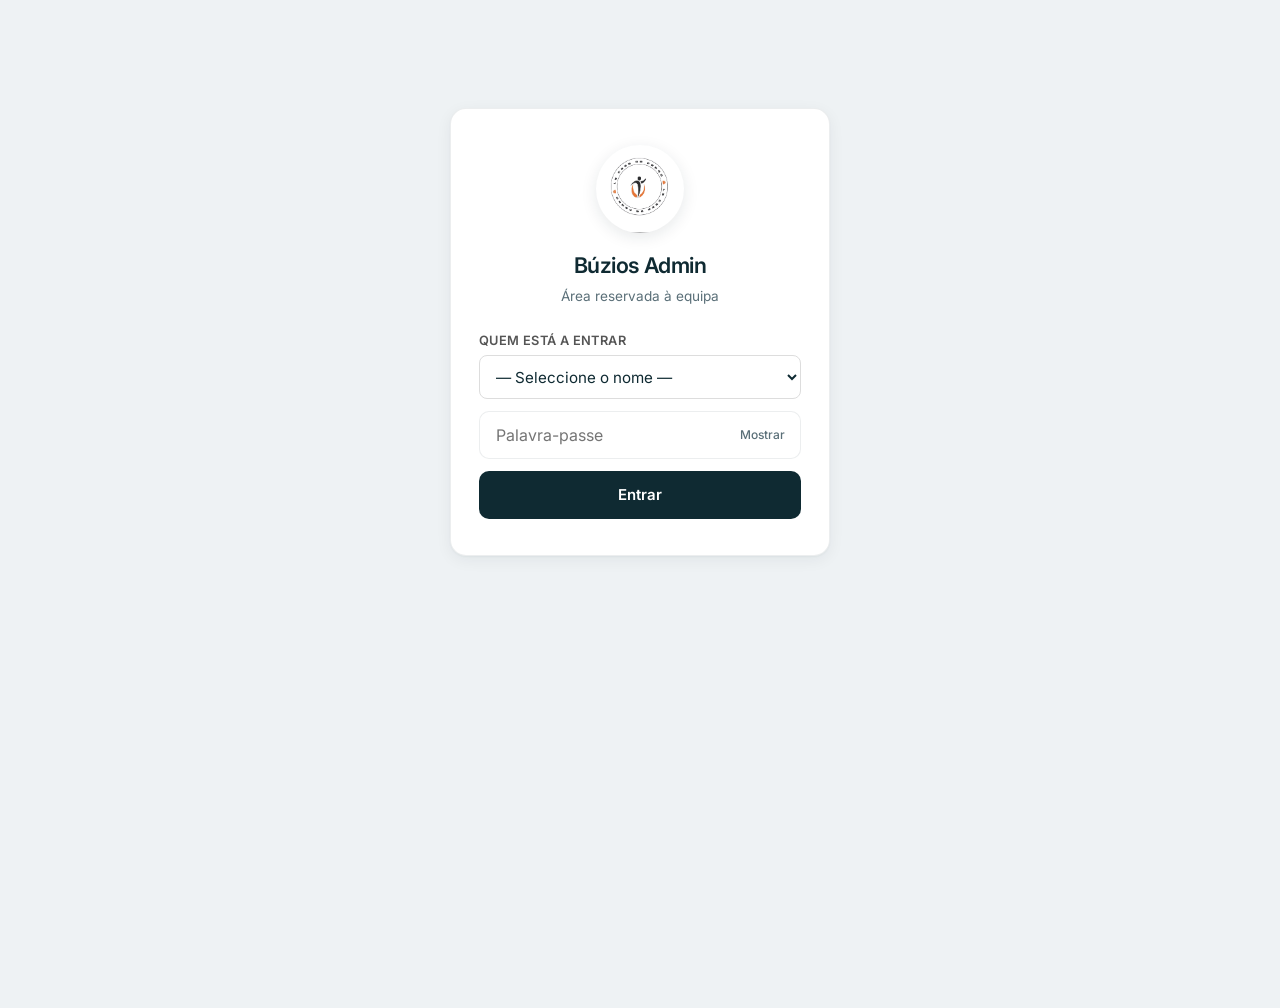
<file: buzios/admin.html>
<!DOCTYPE html>
<html lang="pt">
<head>
  <meta charset="UTF-8">
  <meta name="viewport" content="width=device-width, initial-scale=1, viewport-fit=cover">
  <meta name="robots" content="noindex, nofollow">
  <meta name="theme-color" content="#0f2a32">
  <meta name="apple-mobile-web-app-capable" content="yes">
  <meta name="apple-mobile-web-app-status-bar-style" content="black-translucent">
  <meta name="apple-mobile-web-app-title" content="Búzios Admin">
  <link rel="manifest" href="/admin-manifest.json">
  <link rel="apple-touch-icon" href="/icons/admin-192.png">
  <link rel="icon" href="/icons/admin-192.png" type="image/png">
  <title>Admin — Búzios Health Club</title>
  <script>
    /* Avoid login flash on reload when this tab still has a session */
    (function () {
      try {
        if (sessionStorage.getItem('buzios_admin_auth') === '1') {
          document.documentElement.classList.add('admin-authed');
        }
      } catch (e) {}
    })();
  </script>
  <link rel="preconnect" href="https://fonts.googleapis.com">
  <link href="https://fonts.googleapis.com/css2?family=Inter:wght@400;500;600&display=swap" rel="stylesheet">
  <link rel="stylesheet" href="css/admin.css?v=20261112d">
  <style>
    html.admin-authed #loginScreen { display: none !important; }
    html.admin-authed #adminApp.hidden { display: block !important; }
    html.admin-authed #adminApp { display: block !important; }
    .status-badge {
      display: inline-block; font-size: 0.68rem; padding: 0.18rem 0.5rem;
      border-radius: 6px; background: #eef2f4; margin-left: 0.3rem;
      font-weight: 600; letter-spacing: 0.01em;
    }
    .status-novo { background: #fde8d8; color: #a34a1c; }
    .status-contactado { background: #e3f0ff; color: #1a5a9c; }
    .status-pendente_docs { background: #fff3cd; color: #856404; }
    .status-inscrito { background: #e3f5e8; color: #1a6b3a; }
    .status-arquivado { background: #eef2f4; color: #5a6f78; }
    .status-activo { background: #e3f5e8; color: #1a6b3a; }
    .status-pendente { background: #fde8d8; color: #a34a1c; }
    .status-expirado { background: #f5e3e3; color: #8b2a2a; }
    .status-suspenso { background: #eef2f4; color: #5a6f78; }
    .status-cancelado { background: #eef2f4; color: #5a6f78; }
    .status-em_dia { background: #e3f5e8; color: #1a6b3a; }
    .status-em_divida { background: #f5e3e3; color: #8b2a2a; }
    .status-atrasado { background: #fde8d8; color: #a34a1c; }
    .status-isento { background: #e3f0ff; color: #1a5a9c; }
    .status-desistente { background: #f0e6f5; color: #6b3a7a; }
    .status-a_expirar { background: #fff3cd; color: #856404; }
    .upload-zone {
      border: 2px dashed rgba(15, 42, 50, 0.18);
      border-radius: 14px;
      padding: 1.75rem 1.15rem;
      text-align: center;
      background: #fff;
      cursor: pointer;
      transition: border-color 0.15s, background 0.15s, box-shadow 0.15s;
      box-shadow: 0 1px 2px rgba(15, 42, 50, 0.04);
    }
    .upload-zone:hover, .upload-zone:focus {
      border-color: #c45c26;
      background: #fdf8f4;
      outline: none;
      box-shadow: 0 0 0 3px rgba(196, 92, 38, 0.1);
    }
    .upload-zone.dragover {
      border-color: #c45c26;
      background: #fde8d8;
    }
  </style>
</head>
<body>
  <div id="loginScreen" class="login-box">
    <img class="login-logo" src="icons/logo.png" width="88" height="88" alt="Búzios Health Club">
    <h1>Búzios Admin</h1>
    <p>Área reservada à equipa</p>
    <div class="form-row" style="margin:0 0 0.75rem;text-align:left">
      <label for="adminUser" style="display:block;font-size:0.8rem;color:#555;margin-bottom:0.35rem">Quem está a entrar</label>
      <select id="adminUser" style="width:100%;height:44px;border:1px solid #ddd;border-radius:8px;padding:0 0.75rem;font-size:0.95rem;background:#fff">
        <option value="">— Seleccione o nome —</option>
        <option value="Julio Figueiredo">Julio Figueiredo</option>
        <option value="Nataniel Figueiredo">Nataniel Figueiredo</option>
        <option value="Keuria Oliveira">Keuria Oliveira</option>
        <option value="Garcia Kissanga">Garcia Kissanga</option>
        <option value="Amarildo Salvador">Amarildo Salvador</option>
        <option value="Maria Eusébio">Maria Eusébio</option>
      </select>
    </div>
    <div class="pass-wrap">
      <input type="password" id="adminPass" placeholder="Palavra-passe" autocomplete="current-password">
      <button type="button" class="pass-toggle" id="passToggle" aria-label="Mostrar palavra-passe">Mostrar</button>
    </div>
    <button type="button" id="loginBtn">Entrar</button>
    <p id="loginError" style="color:#b33;font-size:0.8rem;margin-top:0.75rem;display:none">Palavra-passe incorrecta</p>
  </div>

  <div id="adminApp" class="hidden">
    <div class="admin-layout">
      <div class="admin-main">
        <div class="admin-bar">
          <p class="admin-brand">Búzios Admin</p>
          <h1 id="sectionTitle">Inscrições</h1>
          <div class="admin-bar-meta">
            <p id="adminUserLabel" class="admin-user-label" title="Utilizador desta sessão">—</p>
            <p id="syncStatus" class="sync-status" data-state="idle" title="Estado de sincronização entre dispositivos">Em sincronização</p>
          </div>
        </div>

      <!-- Inbox / Enrollments -->
      <div id="panel-inbox" class="panel active">
        <p style="font-size:0.85rem;color:#666;margin-bottom:0.65rem">Pedidos de inscrição. Fluxo: <strong>Novo → Contactado → Aguarda docs → Inscrito</strong>. Os estados podem ser alterados em qualquer sentido.</p>
        <div class="client-filters" id="inboxFilters" style="margin-bottom:0.85rem">
          <button type="button" data-inbox-filter="all" class="active">Todos</button>
          <button type="button" data-inbox-filter="novo">Novos</button>
          <button type="button" data-inbox-filter="contactado">Contactados</button>
          <button type="button" data-inbox-filter="pendente_docs">Aguarda docs</button>
          <button type="button" data-inbox-filter="inscrito">Inscritos</button>
          <button type="button" data-inbox-filter="arquivado">Arquivados</button>
          <button type="button" data-inbox-filter="lixeira">Lixeira (30d)</button>
        </div>
        <div class="bulk-bar" id="inboxBulkBar" data-list="inbox" style="display:none">
          <label><input type="checkbox" class="bulk-select-all" data-list="inbox"> Seleccionar todos</label>
          <span class="bulk-count" data-list="inbox">0</span>
          <button type="button" class="bulk-action" data-list="inbox" data-action="contactado">Contactado</button>
          <button type="button" class="bulk-action" data-list="inbox" data-action="pendente_docs">Aguarda docs</button>
          <button type="button" class="bulk-action" data-list="inbox" data-action="inscrito">Inscrito</button>
          <button type="button" class="bulk-action" data-list="inbox" data-action="novo">Reabrir (novo)</button>
          <button type="button" class="bulk-action" data-list="inbox" data-action="arquivado">Arquivar</button>
          <button type="button" class="bulk-action danger" data-list="inbox" data-action="delete">Apagar</button>
        </div>
        <div class="prod-list" id="inboxList"></div>
      </div>

      <!-- Contact form messages -->
      <div id="panel-contacts" class="panel">
        <p style="font-size:0.85rem;color:#666;margin-bottom:0.65rem">Mensagens da página Contacto. Fluxo: <strong>Novo → Respondido → Arquivar</strong>.</p>
        <div class="client-filters" id="contactsFilters" style="margin-bottom:0.85rem">
          <button type="button" data-contacts-filter="all" class="active">Todos</button>
          <button type="button" data-contacts-filter="novo">Novos</button>
          <button type="button" data-contacts-filter="contactado">Respondidos</button>
          <button type="button" data-contacts-filter="arquivado">Arquivados</button>
          <button type="button" data-contacts-filter="lixeira">Lixeira (30d)</button>
        </div>
        <div class="bulk-bar" id="contactsBulkBar" data-list="contacts" style="display:none">
          <label><input type="checkbox" class="bulk-select-all" data-list="contacts"> Seleccionar todos</label>
          <span class="bulk-count" data-list="contacts">0</span>
          <button type="button" class="bulk-action" data-list="contacts" data-action="novo">Reabrir</button>
          <button type="button" class="bulk-action" data-list="contacts" data-action="contactado">Marcar respondido</button>
          <button type="button" class="bulk-action" data-list="contacts" data-action="arquivado">Arquivar</button>
          <button type="button" class="bulk-action danger" data-list="contacts" data-action="delete">Apagar</button>
        </div>
        <div class="prod-list" id="contactsList"></div>
      </div>

      <!-- Newsletter phones -->
      <div id="panel-newsletters" class="panel">
        <div style="display:flex;justify-content:space-between;align-items:center;margin-bottom:1rem;flex-wrap:wrap;gap:0.5rem">
          <p style="font-size:0.85rem;color:#666;margin:0">Números subscritos em “Receba novidades e promoções”.</p>
          <button type="button" id="copyNewslettersBtn" style="padding:0.45rem 0.9rem;border:1px solid #ddd;border-radius:8px;background:#fff;font-size:0.8rem;cursor:pointer">Copiar todos</button>
        </div>
        <div class="bulk-bar" id="newslettersBulkBar" data-list="newsletters" style="display:none">
          <label><input type="checkbox" class="bulk-select-all" data-list="newsletters"> Seleccionar todos</label>
          <span class="bulk-count" data-list="newsletters">0</span>
          <button type="button" class="bulk-action danger" data-list="newsletters" data-action="delete">Apagar</button>
        </div>
        <div class="prod-list" id="newslettersList"></div>
      </div>

      <!-- Clients database -->
      <div id="panel-clients" class="panel">
        <div class="clients-page-head">
          <p class="clients-desc">Membership, datas do plano e faturação. Estados actualizam-se pelas datas.</p>
          <div class="clients-head-actions">
            <button type="button" id="backupAllBtn" class="btn-secondary" title="Descarregar cópia de segurança completa (JSON)">Backup</button>
            <button type="button" id="exportClientsBtn" class="btn-secondary">Exportar CSV</button>
            <button type="button" id="copyClientPhonesBtn" class="btn-secondary">Copiar telefones</button>
            <button type="button" id="addClientBtn" class="btn-primary">+ Cliente</button>
          </div>
        </div>

        <div class="clients-sticky">
          <div class="clients-summary" id="clientsSummary"></div>
          <div class="client-toolbar">
            <input type="search" id="clientSearch" placeholder="Pesquisar nome ou telefone…  (atalho /)" autocomplete="off" aria-label="Pesquisar clientes">
            <select id="clientAgeFilter" aria-label="Filtrar por idade">
              <option value="">Idade: todas</option>
              <option value="0-17">&lt; 18</option>
              <option value="18-25">18 – 25</option>
              <option value="26-35">26 – 35</option>
              <option value="36-50">36 – 50</option>
              <option value="51-120">51+</option>
              <option value="none">Sem idade</option>
            </select>
            <select id="clientSort" aria-label="Ordenar">
              <option value="priority">Prioridade (dívida / a expirar)</option>
              <option value="name">Nome A–Z</option>
              <option value="planEnd">Fim do plano</option>
              <option value="recent">Mais recentes</option>
            </select>
          </div>
          <div class="client-filters" id="clientFilters">
            <button type="button" data-filter="all">Todos</button>
            <button type="button" data-filter="activo" class="active">Activos</button>
            <button type="button" data-filter="a_expirar">A expirar</button>
            <button type="button" data-filter="expirado">Expirados</button>
            <button type="button" data-filter="em_divida">Em dívida</button>
            <button type="button" data-filter="precisa_inscricao">Precisa inscrição</button>
            <button type="button" data-filter="pendente">Pendentes</button>
            <button type="button" data-filter="suspenso">Suspensos</button>
            <button type="button" data-filter="arquivado">Arquivados</button>
            <button type="button" data-filter="lixeira">Lixeira (30d)</button>
          </div>
          <div class="clients-old-toggle-host" id="clientsOldToggle" hidden></div>
        </div>

        <div class="bulk-bar bulk-bar-clients" id="clientsBulkBar" data-list="clients" style="display:none">
          <label><input type="checkbox" class="bulk-select-all" data-list="clients"> Seleccionar todos</label>
          <span class="bulk-count" data-list="clients">0</span>
          <button type="button" class="bulk-action" data-list="clients" data-action="whatsapp">WhatsApp</button>
          <button type="button" class="bulk-action" data-list="clients" data-action="suspend">Suspender</button>
          <button type="button" class="bulk-action" data-list="clients" data-action="archive">Arquivar</button>
          <button type="button" class="bulk-action" data-list="clients" data-action="export">Exportar</button>
          <button type="button" class="bulk-action" data-list="clients" data-action="restore" style="display:none">Restaurar</button>
          <button type="button" class="bulk-action danger" data-list="clients" data-action="delete">Apagar</button>
        </div>

        <div class="clients-list" id="clientsList"></div>
        <div class="clients-bulk-float" id="clientsBulkFloat" hidden>
          <span class="bulk-float-count">0 seleccionados</span>
          <button type="button" class="bulk-action" data-list="clients" data-action="whatsapp">WhatsApp</button>
          <button type="button" class="bulk-action" data-list="clients" data-action="suspend">Suspender</button>
          <button type="button" class="bulk-action" data-list="clients" data-action="archive">Arquivar</button>
          <button type="button" class="bulk-action" data-list="clients" data-action="restore" style="display:none">Restaurar</button>
          <button type="button" class="bulk-action danger" data-list="clients" data-action="delete">Apagar</button>
          <button type="button" class="bulk-float-clear" id="clientsBulkClear" title="Limpar selecção">✕</button>
        </div>
      </div>

      <!-- Trainings / attendance -->
      <div id="panel-trainings" class="panel">
        <div class="clients-page-head">
          <p class="clients-desc">Quando o cliente chega, registe o treino com <strong>+ Treino</strong>. Para um dia em atraso, mude a data acima (ou use Ontem) e registe normalmente — o treino fica nesse dia.</p>
          <div class="clients-head-actions" style="display:flex;flex-wrap:wrap;gap:0.4rem;align-items:center">
            <div class="training-day-nav" style="display:inline-flex;align-items:center;gap:0.25rem">
              <button type="button" id="trainingDayPrev" class="btn-secondary" title="Dia anterior" style="min-width:38px;padding:0 0.55rem">‹</button>
              <input type="date" id="trainingDate" aria-label="Data dos treinos" style="height:38px;border:1px solid #ddd;border-radius:8px;padding:0 0.6rem;font-size:0.85rem">
              <button type="button" id="trainingDayNext" class="btn-secondary" title="Dia seguinte" style="min-width:38px;padding:0 0.55rem">›</button>
              <button type="button" id="trainingDayToday" class="btn-secondary" title="Ir para hoje">Hoje</button>
              <button type="button" id="trainingDayYesterday" class="btn-secondary" title="Ir para ontem">Ontem</button>
            </div>
            <button type="button" id="trainingMonthReportBtn" class="btn-secondary" title="Relatório do mês (estilo Excel)">Relatório do mês</button>
            <button type="button" id="trainingExportMonthBtn" class="btn-secondary" title="Exportar CSV do mês">CSV mês</button>
          </div>
        </div>
        <p id="trainingDayHint" class="muted" style="display:none;font-size:0.82rem;margin:0 0 0.65rem;padding:0.45rem 0.7rem;background:#fff8f0;border:1px solid #f0d9c0;border-radius:8px;color:#6b3d12"></p>
        <div class="clients-sticky">
          <div class="clients-summary" id="trainingsSummary"></div>
          <div class="client-toolbar">
            <input type="search" id="trainingSearch" placeholder="Pesquisar nome, telefone ou nº…" autocomplete="off" aria-label="Pesquisar clientes nos treinos">
            <select id="trainingFilter" aria-label="Filtrar lista">
              <option value="activo">Activos</option>
              <option value="all">Todos (exceto lixeira)</option>
              <option value="trained">Já treinou neste dia</option>
              <option value="not_trained">Ainda não treinou neste dia</option>
            </select>
          </div>
        </div>
        <div class="trainings-list" id="trainingsList"></div>
        <div id="trainingMonthReport" class="training-month-report" hidden></div>
      </div>

      <!-- Products -->
      <div id="panel-products" class="panel">
        <div style="display:flex;justify-content:space-between;align-items:center;margin-bottom:0.75rem;gap:0.75rem;flex-wrap:wrap">
          <p style="font-size:0.85rem;color:#666;margin:0;flex:1;min-width:200px">Preços do ginásio e da escola de natação. Depois de editar, clique <strong>Publicar no website</strong>.</p>
          <div style="display:flex;gap:0.5rem;flex-wrap:wrap">
            <button type="button" id="applySwimAgeUpdateBtn" title="Substitui grelhas e textos de natação pelos valores actuais do código (1×–5×). Cria rascunho local — depois publique." style="padding:0.45rem 0.9rem;border:1px solid #c45c26;border-radius:8px;background:#fff8f5;color:#c45c26;font-size:0.8rem;cursor:pointer">Recarregar do código</button>
            <button type="button" id="addProductBtn" style="padding:0.45rem 0.9rem;border:1px solid #ddd;border-radius:8px;background:#fff;font-size:0.8rem;cursor:pointer">+ Novo</button>
          </div>
        </div>
        <div class="client-filters" id="prodFilters" style="margin-bottom:1rem">
          <button type="button" data-prod-filter="all" class="active">Todos</button>
          <button type="button" data-prod-filter="ginasio">Ginásio</button>
          <button type="button" data-prod-filter="natacao">Natação</button>
          <button type="button" data-prod-filter="mensal">Mensalidades</button>
          <button type="button" data-prod-filter="ferias">Férias</button>
        </div>
        <div class="prod-list" id="prodList"></div>
      </div>

      <!-- Images -->
      <div id="panel-images" class="panel">
        <p style="font-size:0.85rem;color:#666;margin-bottom:1rem">
          Carregue fotos para o site (hero, ginásio, natação, contacto…). Depois clique <strong>Publicar no website</strong> para todos verem.
        </p>

        <div class="upload-zone" id="uploadZone" tabindex="0" role="button" aria-label="Zona de carregamento de imagens">
          <input type="file" id="mediaUpload" accept="image/jpeg,image/png,image/webp,image/gif" multiple hidden>
          <p style="margin:0 0 0.35rem;font-weight:500">Arraste imagens para aqui ou clique para seleccionar</p>
          <p style="margin:0;font-size:0.8rem;color:#666">JPG, PNG ou WebP · várias de uma vez · máx. ~10&nbsp;MB cada</p>
          <button type="button" id="mediaUploadBtn" style="margin-top:0.85rem;padding:0.5rem 1rem;border:1px solid #ddd;border-radius:8px;background:#fff;font-size:0.85rem;cursor:pointer">Escolher ficheiros</button>
        </div>
        <p id="uploadStatus" style="font-size:0.8rem;color:#666;margin:0.5rem 0 1rem;min-height:1.2em"></p>

        <h3 style="font-size:0.9rem;margin-bottom:0.5rem">Slots do site</h3>
        <div class="img-slots" id="imgSlots"></div>

        <div style="margin-top:1.5rem">
          <h3 style="font-size:0.9rem;margin-bottom:0.5rem">Biblioteca de média</h3>
          <p style="font-size:0.8rem;color:#666;margin-bottom:0.65rem">Fotos carregadas. Use “Da biblioteca” num slot e toque numa foto para a atribuir.</p>
          <div id="mediaLibrary" style="display:grid;grid-template-columns:repeat(auto-fill,minmax(90px,1fr));gap:0.5rem"></div>
        </div>
      </div>

      <!-- Texts -->
      <div id="panel-texts" class="panel">
        <div style="display:flex;justify-content:space-between;align-items:flex-start;margin-bottom:1rem;gap:0.75rem;flex-wrap:wrap">
          <p style="font-size:0.85rem;color:#666;margin:0;flex:1;min-width:200px">
            Textos do website (português), agrupados por página/secção.
            Altere e clique em <strong>Publicar</strong> para os visitantes verem as mudanças.
          </p>
          <button type="button" id="reloadTextsFromCodeBtn" title="Substitui os textos de natação (grelhas 1×–5×, horários, descrições) pelos valores actuais do código. Cria rascunho local — depois publique." style="padding:0.45rem 0.9rem;border:1px solid #c45c26;border-radius:8px;background:#fff8f5;color:#c45c26;font-size:0.8rem;cursor:pointer;white-space:nowrap">Recarregar do código</button>
        </div>
        <div id="textsForm"></div>
      </div>

      <!-- Audit log -->
      <div id="panel-audit" class="panel">
        <div style="display:flex;align-items:center;justify-content:space-between;gap:0.75rem;margin-bottom:0.85rem;flex-wrap:wrap">
          <p style="font-size:0.85rem;color:#666;margin:0">Últimas acções gravadas no servidor (guardar, arquivar, apagar, backups…).</p>
          <button type="button" id="refreshAuditBtn" class="bulk-action" style="margin:0">Actualizar</button>
        </div>
        <div id="auditList" class="audit-list">
          <p class="empty-hint" style="color:#888;font-size:0.9rem">A carregar…</p>
        </div>
      </div>

      <!-- Guide -->
      <div id="panel-guide" class="panel">
        <div class="guide">
          <h3>Como funciona</h3>
          <p><strong>Inscrições</strong> — pedidos do formulário. Fluxo sugerido: Novo → Contactado → Aguarda docs → Inscrito. Estados são reversíveis (pode voltar atrás). Use «Criar pendente (docs)» para criar o cliente em estado <em>pendente</em> até entregar documentos; «Criar cliente» cria já como activo. Filtros e acções em massa disponíveis.</p>
          <p><strong>Contactos</strong> — mensagens da página Contacto (nome, telefone, assunto, mensagem). Marque: Novo → Respondido → Arquivar.</p>
          <p><strong>Clientes</strong> — base a partir de inscrições (botão “Criar cliente” na inscrição) ou manual. Lista densa com prioridade (dívida / a expirar), filtros, ordenação e barra de resumo fixa. Atalhos: <code>/</code> pesquisa, <code>N</code> novo cliente. Seleccione vários para WhatsApp em massa, suspender, arquivar ou exportar. Exportar CSV e copiar telefones usam a selecção se houver. Estados actualizam-se pelas datas. Use “Renovar” ou “Pagar e renovar”. Badge no menu se houver dívidas ou expirados.</p>
          <p><strong>Imagens</strong> — no separador Imagens: arraste ou escolha fotos (várias de uma vez). Atribua a cada slot (hero, ginásio, contacto…). Depois <strong>Publicar no website</strong>.</p>
          <p><strong>Planos</strong> — organizados por ginásio e natação (mensalidades Bebés / Especial / Hidro / 6–99 anos e planos de férias). Edite preços aqui e publique. O formulário de inscrição e as páginas do site usam este catálogo.</p>
          <p><strong>Publicar no website</strong> — só em Planos, Imagens e Textos. Clientes, inscrições e contactos guardam-se sozinhos (não precisam de publicar).</p>

          <h3>Segurança / dados</h3>
          <ul>
            <li>Dados operacionais (clientes, inscrições, contactos, newsletter) vivem no <strong>Cloudflare D1</strong>, não só no Cloudinary.</li>
            <li><strong>Arquivar</strong> ≠ apagar: o registo fica fora da fila diária e pode ser reactivado. <strong>Lixeira</strong> move para lixo recuperável durante <strong>30 dias</strong>; depois o cron faz purge permanente.</li>
            <li><strong>Apagar já / Apagar definitivamente</strong> é irreversível no painel (só recuperação via Time Travel do D1 ou último backup).</li>
            <li>Recomendado: correr <strong>Backup completo</strong> (ou aguardar o backup agendado <code>d1_backup</code>) pelo menos a cada poucos dias.</li>
            <li>Time Travel do D1 recupera a base nos últimos <strong>7 dias</strong> (plano Free) / <strong>30 dias</strong> (Paid). Os ficheiros datados no Cloudinary (<code>backups/d1-YYYY-MM-DD.json</code>) são a cópia de longa duração.</li>
            <li>Um <strong>hard reload</strong> não termina a sessão (a palavra-passe fica no browser). Use <strong>Sair</strong> ou o botão abaixo para obrigar todos os dispositivos a entrar de novo — útil depois de actualizações do painel.</li>
          </ul>
          <p style="margin:0.75rem 0 0.35rem">
            <button type="button" id="forceLogoutAllBtn" class="danger" style="height:40px;padding:0 1rem;border:1px solid #e8b4b4;border-radius:8px;background:#fff;color:#b33;cursor:pointer;font-size:0.85rem">
              Terminar todas as sessões (todos os dispositivos)
            </button>
          </p>
          <p class="muted" style="font-size:0.8rem;margin:0.35rem 0 0">Dentro de cerca de 1 minuto, todos os painéis abertos pedem login outra vez (incluindo este).</p>

          <h3>Redeploy do Worker</h3>
          <p>Após actualizar o Worker, faça <code>npx wrangler deploy</code> na pasta worker.</p>
        </div>
      </div>
      </div><!-- /.admin-main -->

      <nav class="admin-nav admin-tabs" aria-label="Secções">
        <div class="admin-nav-brand" aria-hidden="true">
          <img class="brand-logo" src="icons/logo.png" width="36" height="36" alt="Búzios">
          <div class="brand-text">
            <span class="brand-name">Búzios</span>
            <span class="brand-sub">Admin</span>
          </div>
        </div>
        <button type="button" data-panel="inbox" class="active" title="Inscrições">
          <svg class="nav-icon" viewBox="0 0 24 24" fill="none" stroke="currentColor" stroke-width="1.75" aria-hidden="true"><path d="M4 4h16v12H4z"/><path d="M8 8h8M8 12h5"/><path d="M4 16l4 4h8l4-4"/></svg>
          <span class="nav-label">Inscrições</span>
        </button>
        <button type="button" data-panel="contacts" title="Contactos">
          <svg class="nav-icon" viewBox="0 0 24 24" fill="none" stroke="currentColor" stroke-width="1.75" aria-hidden="true"><path d="M21 15a2 2 0 0 1-2 2H7l-4 4V5a2 2 0 0 1 2-2h14a2 2 0 0 1 2 2z"/></svg>
          <span class="nav-label">Contactos</span>
        </button>
        <button type="button" data-panel="newsletters" title="Newsletter">
          <svg class="nav-icon" viewBox="0 0 24 24" fill="none" stroke="currentColor" stroke-width="1.75" aria-hidden="true"><path d="M4 4h16v16H4z"/><path d="M4 8l8 5 8-5"/></svg>
          <span class="nav-label">Newsletter</span>
        </button>
        <button type="button" data-panel="clients" title="Clientes">
          <svg class="nav-icon" viewBox="0 0 24 24" fill="none" stroke="currentColor" stroke-width="1.75" aria-hidden="true"><circle cx="9" cy="8" r="3"/><path d="M3 19c0-3 2.5-5 6-5s6 2 6 5"/><circle cx="17" cy="9" r="2.5"/><path d="M17 14c2.5 0 4 1.5 4 4"/></svg>
          <span class="nav-label">Clientes</span>
        </button>
        <button type="button" data-panel="trainings" title="Treinos">
          <svg class="nav-icon" viewBox="0 0 24 24" fill="none" stroke="currentColor" stroke-width="1.75" aria-hidden="true"><path d="M6.5 6.5v11M17.5 6.5v11M6.5 12h11M4 8.5v7M20 8.5v7"/></svg>
          <span class="nav-label">Treinos</span>
        </button>
        <button type="button" data-panel="products" title="Planos">
          <svg class="nav-icon" viewBox="0 0 24 24" fill="none" stroke="currentColor" stroke-width="1.75" aria-hidden="true"><path d="M12 2l3 7h7l-5.5 4.5L18 21l-6-4-6 4 1.5-7.5L2 9h7z"/></svg>
          <span class="nav-label">Planos</span>
        </button>
        <button type="button" data-panel="images" title="Imagens">
          <svg class="nav-icon" viewBox="0 0 24 24" fill="none" stroke="currentColor" stroke-width="1.75" aria-hidden="true"><rect x="3" y="3" width="18" height="18" rx="2"/><circle cx="8.5" cy="8.5" r="1.5"/><path d="M21 15l-5-5L5 21"/></svg>
          <span class="nav-label">Imagens</span>
        </button>
        <button type="button" data-panel="texts" title="Textos">
          <svg class="nav-icon" viewBox="0 0 24 24" fill="none" stroke="currentColor" stroke-width="1.75" aria-hidden="true"><path d="M4 6h16M4 12h10M4 18h14"/></svg>
          <span class="nav-label">Textos</span>
        </button>
        <button type="button" data-panel="audit" title="Histórico">
          <svg class="nav-icon" viewBox="0 0 24 24" fill="none" stroke="currentColor" stroke-width="1.75" aria-hidden="true"><path d="M12 8v4l3 2"/><circle cx="12" cy="12" r="9"/></svg>
          <span class="nav-label">Histórico</span>
        </button>
        <button type="button" data-panel="guide" title="Guia">
          <svg class="nav-icon" viewBox="0 0 24 24" fill="none" stroke="currentColor" stroke-width="1.75" aria-hidden="true"><circle cx="12" cy="12" r="9"/><path d="M12 16v-4M12 8h.01"/></svg>
          <span class="nav-label">Guia</span>
        </button>
        <a href="https://www.buzioshealthclub.com/" id="visitSiteBtn" class="nav-visit" title="Abrir o website público" target="_blank" rel="noopener noreferrer">
          <svg class="nav-icon" viewBox="0 0 24 24" fill="none" stroke="currentColor" stroke-width="1.75" aria-hidden="true"><path d="M18 13v6a2 2 0 0 1-2 2H5a2 2 0 0 1-2-2V8a2 2 0 0 1 2-2h6"/><polyline points="15 3 21 3 21 9"/><line x1="10" y1="14" x2="21" y2="3"/></svg>
          <span class="nav-label">Website</span>
        </a>
        <button type="button" id="installAdminAppBtn" class="nav-install" title="Instalar app no dispositivo">
          <svg class="nav-icon" viewBox="0 0 24 24" fill="none" stroke="currentColor" stroke-width="1.75" aria-hidden="true"><path d="M12 3v12"/><path d="M8 11l4 4 4-4"/><path d="M4 19h16"/></svg>
          <span class="nav-label">Instalar app</span>
        </button>
        <button type="button" id="logoutAdminBtn" class="nav-logout" title="Sair do painel admin">
          <svg class="nav-icon" viewBox="0 0 24 24" fill="none" stroke="currentColor" stroke-width="1.75" aria-hidden="true"><path d="M9 21H5a2 2 0 0 1-2-2V5a2 2 0 0 1 2-2h4"/><polyline points="16 17 21 12 16 7"/><line x1="21" y1="12" x2="9" y2="12"/></svg>
          <span class="nav-label">Sair</span>
        </button>
      </nav>
    </div><!-- /.admin-layout -->

    <div class="sticky-actions" id="publishBar" hidden>
      <p class="publish-hint">Alterações em planos, imagens ou textos só aparecem no site após publicar.</p>
      <button type="button" class="btn-discard-draft" id="discardDraftBtn" title="Apaga o rascunho deste browser e volta ao que está no site">Descartar rascunho</button>
      <button type="button" class="btn-publish" id="publishBtn">Publicar no website</button>
    </div>
  </div>

  <!-- Product modal -->
  <div class="modal-backdrop" id="prodModal">
    <div class="modal">
      <button type="button" class="modal-close" id="closeProdModal">×</button>
      <h2 id="prodModalTitle">Editar plano</h2>
      <div class="form-row"><label>Nome (PT)</label><input type="text" id="fName"></div>
      <div class="form-row"><label>Nome (EN)</label><input type="text" id="fNameEn"></div>
      <div class="form-row"><label>Categoria</label>
        <select id="fCategory"><option value="ginasio">Ginásio</option><option value="natacao">Natação</option></select>
      </div>
      <div class="form-row"><label>Preço (Kz)</label><input type="number" id="fPrice" inputmode="decimal" min="0" step="100"></div>
      <div class="form-row"><label>Período</label>
        <select id="fPeriod">
          <option value="mensal">Mensal</option>
          <option value="única">Única (taxa)</option>
          <option value="pacote">Pacote / férias</option>
          <option value="cartão">Cartão</option>
        </select>
      </div>
      <div class="form-row"><label>Descrição (PT)</label><textarea id="fDesc"></textarea></div>
      <div class="form-row"><label>Descrição (EN)</label><textarea id="fDescEn"></textarea></div>
      <div class="form-row"><label>Características (uma por linha)</label><textarea id="fFeatures" rows="4"></textarea></div>
      <div class="form-row"><label><input type="checkbox" id="fFeatured"> Destacar</label></div>
      <div class="form-row"><label><input type="checkbox" id="fActive" checked> Activo</label></div>
      <div class="form-actions">
        <button type="button" id="saveProdBtn" style="flex:1;height:44px;background:#1a1a1a;color:#fff;border:none;border-radius:8px;cursor:pointer">Guardar</button>
      </div>
    </div>
  </div>

  <!-- Client modal -->
  <div class="modal-backdrop" id="clientModal">
    <div class="modal client-modal">
      <button type="button" class="modal-close" id="closeClientModal" aria-label="Fechar">×</button>
      <div class="client-modal-scroll">
        <h2 id="clientModalTitle">Cliente</h2>
        <div id="cTrashBanner" class="client-trash-banner" style="display:none" role="status">
          Este cliente está na <strong>lixeira</strong> (recuperável 30 dias).
          <button type="button" id="cTrashRestoreBtn" class="btn-secondary" style="margin-left:0.5rem">Restaurar cliente</button>
        </div>
        <div id="cReenrollBanner" class="client-reenroll-banner" style="display:none" role="status">
          <strong>Precisa inscrição</strong> — sem pagamento há 90+ dias (ou nunca pagou). A inscrição anual foi pré-seleccionada.
        </div>
        <div id="cStatusChips" class="client-status-chips" aria-live="polite"></div>
        <div id="cQuickActions" class="client-quick-actions" style="display:none">
          <button type="button" class="cq-btn" id="cQaWhatsApp" title="Abrir WhatsApp">WhatsApp</button>
          <button type="button" class="cq-btn" id="cQaRenew" title="Ir para pagamento e renovar">Renovar</button>
          <button type="button" class="cq-btn" id="cQaCopyPhone" title="Copiar telefone">Copiar tel.</button>
        </div>
        <p id="cDupWarn" class="dup-warn" style="display:none"></p>
        <p id="cSubLink" class="meta" style="display:none;margin-bottom:0.75rem"></p>

        <!-- Dados -->
        <section class="client-section" data-section="dados">
          <button type="button" class="client-section-head" aria-expanded="true">
            <span>Dados</span>
            <svg class="client-section-chevron" viewBox="0 0 24 24" width="18" height="18" fill="none" stroke="currentColor" stroke-width="2"><path d="M6 9l6 6 6-6"/></svg>
          </button>
          <div class="client-section-body">
            <div class="client-photo-row" id="cPhotoRow">
              <button type="button" class="client-photo-avatar" id="cPhotoAvatar" title="Ver foto ampliada" aria-label="Ver foto de perfil ampliada" disabled>
                <img id="cPhotoImg" alt="" hidden>
                <span id="cPhotoInitials" class="client-photo-initials">?</span>
              </button>
              <div class="client-photo-actions">
                <label class="btn-secondary client-photo-upload-label">
                  Foto de perfil
                  <input type="file" id="cPhotoUpload" accept="image/*" hidden>
                </label>
                <button type="button" class="btn-secondary" id="cPhotoRemove" style="display:none">Remover foto</button>
                <p id="cPhotoStatus" class="muted" style="font-size:0.75rem;margin:0.25rem 0 0;min-height:1.1em"></p>
              </div>
            </div>
            <div class="form-row"><label>Nome</label><input type="text" id="cName" autocomplete="name"></div>
            <div class="form-grid-2">
              <div class="form-row"><label>Telefone</label><input type="tel" id="cPhone" inputmode="tel" autocomplete="tel"></div>
              <div class="form-row"><label>Email</label><input type="email" id="cEmail" autocomplete="email"></div>
            </div>
            <div class="form-grid-2">
              <div class="form-row"><label>Área</label>
                <select id="cArea"><option value="ginasio">Ginásio</option><option value="natacao">Natação</option><option value="ambos">Ambos</option></select>
              </div>
              <div class="form-row"><label>Nº sócio</label><input type="number" id="cMemberNumber" inputmode="numeric" min="1" step="1" placeholder="ex. 1344"></div>
            </div>
            <div class="form-grid-2">
              <div class="form-row"><label>Data de nascimento</label><input type="date" id="cBirthDate"></div>
              <div class="form-row"><label>Idade</label><input type="number" id="cAge" inputmode="numeric" min="1" max="120" step="1" placeholder="auto"></div>
            </div>
            <div class="form-grid-2">
              <div class="form-row"><label>Horário</label>
                <select id="cSchedule">
                  <option value="">—</option>
                  <option value="05:00">05:00</option>
                  <option value="06:00">06:00</option>
                  <option value="07:00">07:00</option>
                  <option value="08:00">08:00</option>
                  <option value="09:00">09:00</option>
                  <option value="10:00">10:00</option>
                  <option value="11:00">11:00</option>
                  <option value="14:00">14:00</option>
                  <option value="15:00">15:00</option>
                  <option value="16:00">16:00</option>
                  <option value="17:00">17:00</option>
                  <option value="18:00">18:00</option>
                  <option value="19:00">19:00</option>
                  <option value="20:00">20:00</option>
                </select>
              </div>
              <div class="form-row"><label>Cartão de acesso</label>
                <select id="cHasCard">
                  <option value="">—</option>
                  <option value="sim">Sim</option>
                  <option value="nao">Não</option>
                </select>
              </div>
            </div>
          </div>
        </section>

        <!-- Plano & estado -->
        <section class="client-section" data-section="plano">
          <button type="button" class="client-section-head" aria-expanded="true">
            <span>Plano &amp; estado</span>
            <svg class="client-section-chevron" viewBox="0 0 24 24" width="18" height="18" fill="none" stroke="currentColor" stroke-width="2"><path d="M6 9l6 6 6-6"/></svg>
          </button>
          <div class="client-section-body">
            <div class="form-row"><label>Plano</label>
              <select id="cPlanSelect">
                <option value="">— Escolher plano —</option>
                <option value="__custom">Outro (escrever nome)</option>
              </select>
            </div>
            <div class="form-row" id="cPlanCustomRow" style="display:none">
              <label>Nome do plano</label>
              <input type="text" id="cPlan" placeholder="ex. Mensal ginásio">
            </div>
            <div class="form-grid-2">
              <div class="form-row"><label>Preço do período (Kz)</label><input type="number" id="cPrice" inputmode="decimal" min="0" step="100" placeholder="0"></div>
              <div class="form-row"><label>Ciclo de faturação</label>
                <select id="cCycle">
                  <option value="mensal">Mensal</option>
                  <option value="trimestral">Trimestral</option>
                  <option value="anual">Anual</option>
                  <option value="pacote">Pacote / avulso</option>
                </select>
              </div>
            </div>
            <div id="cAddonsBlock" style="margin-top:0.35rem;display:flex;flex-direction:column;gap:0.45rem">
              <p class="muted" style="font-size:0.75rem;margin:0">Extras somam ao valor a cobrar neste pagamento (não alteram o preço do plano). Após pagar, desmarcam-se sozinhos.</p>
              <label class="client-check-label" id="cAnnualFeeRow" style="display:flex;align-items:flex-start;gap:0.55rem;cursor:pointer;font-weight:500">
                <input type="checkbox" id="cAnnualFee" style="margin-top:0.2rem;width:auto">
                <span>
                  <strong>Inscrição anual (ginásio)</strong> — <span style="color:#c45c26" id="cAnnualFeePrice">6.500 Kz</span><br>
                  <span class="muted" style="font-size:0.78rem;font-weight:400">Obrigatória na 1ª vez / após 90 dias de ausência.</span>
                </span>
              </label>
              <label class="client-check-label" id="cSwimFeeRow" style="display:flex;align-items:flex-start;gap:0.55rem;cursor:pointer;font-weight:500">
                <input type="checkbox" id="cSwimFee" style="margin-top:0.2rem;width:auto">
                <span>
                  <strong>Inscrição escola de natação</strong> — <span style="color:#c45c26" id="cSwimFeePrice">10.500 Kz</span><br>
                  <span class="muted" style="font-size:0.78rem;font-weight:400">Obrigatória na 1ª vez.</span>
                </span>
              </label>
              <label class="client-check-label" id="cExtraAvaliacaoRow" style="display:flex;align-items:flex-start;gap:0.55rem;cursor:pointer;font-weight:500">
                <input type="checkbox" id="cExtraAvaliacao" style="margin-top:0.2rem;width:auto">
                <span>
                  <strong>Avaliação física (bioimpedância)</strong> — <span style="color:#c45c26" id="cExtraAvaliacaoPrice">5.000 Kz</span>
                </span>
              </label>
              <label class="client-check-label" id="cExtraAvulsasRow" style="display:flex;align-items:flex-start;gap:0.55rem;cursor:pointer;font-weight:500">
                <input type="checkbox" id="cExtraAvulsas" style="margin-top:0.2rem;width:auto">
                <span>
                  <strong>Aulas avulsas (cartão 6 aulas)</strong> — <span style="color:#c45c26" id="cExtraAvulsasPrice">30.000 Kz</span>
                </span>
              </label>
            </div>
            <div class="form-grid-2">
              <div class="form-row"><label>Início do plano</label><input type="date" id="cPlanStart"></div>
              <div class="form-row"><label>Fim do plano (vence)</label><input type="date" id="cPlanEnd"></div>
            </div>
            <div class="form-grid-2">
              <div class="form-row"><label>Membership</label>
                <select id="cMembership">
                  <option value="pendente">Pendente</option>
                  <option value="activo">Activo</option>
                  <option value="expirado">Expirado</option>
                  <option value="suspenso">Suspenso</option>
                  <option value="cancelado">Cancelado</option>
                  <option value="arquivado">Arquivado</option>
                </select>
              </div>
              <div class="form-row"><label>Faturação</label>
                <select id="cBilling">
                  <option value="em_dia">Em dia</option>
                  <option value="em_divida">Em dívida</option>
                  <option value="atrasado">Atrasado</option>
                  <option value="isento">Isento</option>
                  <option value="desistente">Desistente</option>
                </select>
              </div>
            </div>
          </div>
        </section>

        <!-- Emergência -->
        <section class="client-section" data-section="emergencia">
          <button type="button" class="client-section-head" aria-expanded="true">
            <span>Contacto de emergência</span>
            <svg class="client-section-chevron" viewBox="0 0 24 24" width="18" height="18" fill="none" stroke="currentColor" stroke-width="2"><path d="M6 9l6 6 6-6"/></svg>
          </button>
          <div class="client-section-body">
            <div class="form-grid-2">
              <div class="form-row"><label>Nome</label><input type="text" id="cEmergencyName" placeholder="Nome"></div>
              <div class="form-row"><label>Telefone</label><input type="tel" id="cEmergencyPhone" inputmode="tel" placeholder="Telefone"></div>
            </div>
          </div>
        </section>

        <!-- Objectivos, condições médicas e notas -->
        <section class="client-section" data-section="notas">
          <button type="button" class="client-section-head" aria-expanded="true">
            <span>Objectivos e notas</span>
            <svg class="client-section-chevron" viewBox="0 0 24 24" width="18" height="18" fill="none" stroke="currentColor" stroke-width="2"><path d="M6 9l6 6 6-6"/></svg>
          </button>
          <div class="client-section-body">
            <div class="form-row">
              <label for="cGoals">Objectivo de treino</label>
              <textarea id="cGoals" rows="2" placeholder="Ex.: perder peso, ganhar massa, preparo físico…"></textarea>
            </div>
            <div class="form-row">
              <label for="cMedical">Condições médicas</label>
              <textarea id="cMedical" rows="2" placeholder="Ex.: nenhuma, hipertensão, lesão no joelho…"></textarea>
            </div>
            <div class="form-row">
              <label for="cNotes">Notas internas</label>
              <textarea id="cNotes" rows="2" placeholder="Observações da equipa…"></textarea>
            </div>
          </div>
        </section>

        <!-- Documentos (host filled by JS) -->
        <section class="client-section is-collapsible" data-section="docs" id="cDocsSection">
          <button type="button" class="client-section-head" aria-expanded="false">
            <span>Documentos</span>
            <svg class="client-section-chevron" viewBox="0 0 24 24" width="18" height="18" fill="none" stroke="currentColor" stroke-width="2"><path d="M6 9l6 6 6-6"/></svg>
          </button>
          <div class="client-section-body" hidden>
            <div id="cDocsHost"></div>
          </div>
        </section>

        <!-- Registar pagamento (action — above all históricos) -->
        <section class="client-section is-collapsible" data-section="registar-pagamento" id="cPaySection">
          <button type="button" class="client-section-head" aria-expanded="false">
            <span>Registar pagamento</span>
            <svg class="client-section-chevron" viewBox="0 0 24 24" width="18" height="18" fill="none" stroke="currentColor" stroke-width="2"><path d="M6 9l6 6 6-6"/></svg>
          </button>
          <div class="client-section-body" hidden>
            <div id="paymentBlock">
              <div class="form-grid-2">
                <div class="form-row"><label>Valor (Kz)</label><input type="number" id="cPayAmount" inputmode="decimal" min="0" step="100" placeholder="Valor pago"></div>
                <div class="form-row"><label>Método</label>
                  <select id="cPayMethod">
                    <option value="cash">Numerário</option>
                    <option value="transfer">Transferência</option>
                    <option value="multicaixa">Multicaixa</option>
                    <option value="other">Outro</option>
                  </select>
                </div>
              </div>
              <div class="form-grid-2">
                <div class="form-row"><label>Data do pagamento</label><input type="date" id="cPayDate"></div>
                <div class="form-row"><label>Nota do pagamento</label><input type="text" id="cPayNote" placeholder="Opcional"></div>
              </div>
              <p id="cPayPreview" class="client-pay-preview" style="display:none"></p>
              <fieldset class="pay-mode-fieldset">
                <legend class="pay-mode-legend">Ao guardar este cliente</legend>
                <label class="pay-mode-option">
                  <input type="radio" name="cPayMode" id="cPayModeNone" value="none" checked>
                  <span><strong>Só guardar dados</strong> — sem registar pagamento</span>
                </label>
                <label class="pay-mode-option">
                  <input type="radio" name="cPayMode" id="cPayModeOnly" value="only">
                  <span><strong>Só registar pagamento</strong> — histórico + faturação em dia (sem alterar datas do plano)</span>
                </label>
                <label class="pay-mode-option" id="cPayModeActivateLabel">
                  <input type="radio" name="cPayMode" id="cPayModeActivate" value="activate">
                  <span><strong>Pagar e activar plano</strong> — primeiro pagamento · datas do plano · activo e em dia</span>
                </label>
                <label class="pay-mode-option">
                  <input type="radio" name="cPayMode" id="cPayModeRenew" value="renew">
                  <span><strong>Pagar e renovar plano</strong> — prolonga o fim do plano, activo e em dia</span>
                </label>
              </fieldset>
              <p class="client-help-text">
                <strong>Novo cliente / 1.º pagamento:</strong> use <em>Pagar e activar plano</em>.
                <strong>Renovação:</strong> use <em>Pagar e renovar plano</em>.
                Escolha a opção e use <strong>Guardar cliente</strong> em baixo — plano, dados e pagamento gravam de uma vez.
              </p>
            </div>
          </div>
        </section>

        <!-- Histórico de treinos only -->
        <section class="client-section is-collapsible" data-section="treinos" id="cTrainingsSection">
          <button type="button" class="client-section-head" aria-expanded="false">
            <span>Histórico de treinos</span>
            <svg class="client-section-chevron" viewBox="0 0 24 24" width="18" height="18" fill="none" stroke="currentColor" stroke-width="2"><path d="M6 9l6 6 6-6"/></svg>
          </button>
          <div class="client-section-body" hidden>
            <div id="cTrainingsHost" class="client-trainings-block"></div>
          </div>
        </section>

        <!-- Histórico do cliente (status, audit — no trainings / no payment list) -->
        <section class="client-section is-collapsible" data-section="historico" id="cHistorySection">
          <button type="button" class="client-section-head" aria-expanded="false">
            <span>Histórico do cliente</span>
            <svg class="client-section-chevron" viewBox="0 0 24 24" width="18" height="18" fill="none" stroke="currentColor" stroke-width="2"><path d="M6 9l6 6 6-6"/></svg>
          </button>
          <div class="client-section-body" hidden>
            <div id="cHistoryHost" class="client-history-block"></div>
          </div>
        </section>

        <!-- Histórico de pagamentos (read-only list) -->
        <section class="client-section is-collapsible" data-section="historico-pagamentos" id="cPayHistorySection">
          <button type="button" class="client-section-head" aria-expanded="false">
            <span>Histórico de pagamentos</span>
            <svg class="client-section-chevron" viewBox="0 0 24 24" width="18" height="18" fill="none" stroke="currentColor" stroke-width="2"><path d="M6 9l6 6 6-6"/></svg>
          </button>
          <div class="client-section-body" hidden>
            <ul class="pay-history" id="cPayHistory"></ul>
          </div>
        </section>
      </div>

      <div class="client-modal-footer">
        <button type="button" id="saveClientBtn" class="btn-save-client">Guardar cliente</button>
        <button type="button" id="restoreClientBtn" class="btn-secondary" style="display:none;background:#e8f5e9;color:#1b5e20;border-color:#a5d6a7">Restaurar cliente</button>
        <button type="button" id="archiveClientBtn" class="btn-secondary btn-archive-client" style="display:none">Arquivar</button>
        <button type="button" id="deleteClientBtn" class="danger btn-delete-client" style="display:none">Apagar</button>
      </div>
    </div>
  </div>

  <!-- Client photo lightbox (full-size view for staff) -->
  <div class="modal-backdrop photo-lightbox" id="photoLightbox" role="dialog" aria-modal="true" aria-label="Foto de perfil">
    <button type="button" class="modal-close photo-lightbox-close" id="closePhotoLightbox" aria-label="Fechar">×</button>
    <img id="photoLightboxImg" class="photo-lightbox-img" alt="Foto de perfil do cliente">
    <p id="photoLightboxCaption" class="photo-lightbox-caption"></p>
  </div>

  <!-- Styled confirm dialog (replaces window.confirm) -->
  <div class="modal-backdrop admin-dialog-backdrop" id="adminConfirmModal" role="dialog" aria-modal="true" aria-labelledby="adminConfirmTitle">
    <div class="modal admin-dialog-modal">
      <h2 id="adminConfirmTitle">Confirmar</h2>
      <p id="adminConfirmMsg" class="admin-dialog-msg"></p>
      <div class="form-actions admin-dialog-actions">
        <button type="button" id="adminConfirmCancel" class="btn-dialog-cancel">Cancelar</button>
        <button type="button" id="adminConfirmOk" class="btn-dialog-ok">Confirmar</button>
      </div>
    </div>
  </div>

  <!-- Styled single-field prompt (replaces window.prompt) -->
  <div class="modal-backdrop admin-dialog-backdrop" id="adminPromptModal" role="dialog" aria-modal="true" aria-labelledby="adminPromptTitle">
    <div class="modal admin-dialog-modal">
      <h2 id="adminPromptTitle">Editar</h2>
      <p id="adminPromptMsg" class="admin-dialog-msg"></p>
      <div class="form-row" style="margin-bottom:1rem">
        <input type="text" id="adminPromptInput" autocomplete="off">
      </div>
      <div class="form-actions admin-dialog-actions">
        <button type="button" id="adminPromptCancel" class="btn-dialog-cancel">Cancelar</button>
        <button type="button" id="adminPromptOk" class="btn-dialog-ok">OK</button>
      </div>
    </div>
  </div>

  <!-- Manual note on client history timeline -->
  <div class="modal-backdrop admin-dialog-backdrop" id="histNoteModal" role="dialog" aria-modal="true" aria-labelledby="histNoteTitle">
    <div class="modal admin-dialog-modal" style="max-width:420px">
      <button type="button" class="modal-close" id="closeHistNoteModal" aria-label="Fechar">×</button>
      <h2 id="histNoteTitle">Nota no histórico</h2>
      <div class="form-row"><label>Tipo</label>
        <select id="histNoteType">
          <option value="nota">Nota</option>
          <option value="contacto">Contacto</option>
          <option value="aviso">Aviso</option>
          <option value="outro">Outro</option>
        </select>
      </div>
      <div class="form-grid-2">
        <div class="form-row"><label>Data</label><input type="date" id="histNoteDate"></div>
        <div class="form-row"><label>Hora</label><input type="time" id="histNoteTime"></div>
      </div>
      <div class="form-row"><label>Texto</label><textarea id="histNoteText" rows="3" placeholder="Ex.: Falou com a mãe sobre a mensalidade…"></textarea></div>
      <p class="muted" style="font-size:0.78rem;margin:0.35rem 0 0">Fica registado quem criou/editou (nome do staff no login).</p>
      <div class="form-actions admin-dialog-actions" style="margin-top:1rem">
        <button type="button" id="histNoteCancel" class="btn-dialog-cancel">Cancelar</button>
        <button type="button" id="histNoteSave" class="btn-dialog-ok">Guardar</button>
      </div>
    </div>
  </div>

  <!-- Edit payment (amount, method, date, note) -->
  <div class="modal-backdrop admin-dialog-backdrop" id="payEditModal" role="dialog" aria-modal="true" aria-labelledby="payEditTitle">
    <div class="modal admin-dialog-modal" style="max-width:420px">
      <button type="button" class="modal-close" id="closePayEditModal" aria-label="Fechar">×</button>
      <h2 id="payEditTitle">Editar pagamento</h2>
      <div class="form-grid-2">
        <div class="form-row"><label>Valor (Kz)</label><input type="number" id="payEditAmount" inputmode="decimal" min="0" step="100"></div>
        <div class="form-row"><label>Método</label>
          <select id="payEditMethod">
            <option value="cash">Numerário</option>
            <option value="transfer">Transferência</option>
            <option value="multicaixa">Multicaixa</option>
            <option value="other">Outro</option>
          </select>
        </div>
      </div>
      <div class="form-row"><label>Data do pagamento</label><input type="date" id="payEditDate"></div>
      <div class="form-row"><label>Nota</label><input type="text" id="payEditNote" placeholder="Opcional"></div>
      <div class="form-actions admin-dialog-actions" style="margin-top:1rem">
        <button type="button" id="payEditCancel" class="btn-dialog-cancel">Cancelar</button>
        <button type="button" id="payEditSave" class="btn-dialog-ok">Guardar</button>
      </div>
    </div>
  </div>

  <!-- Edit training session (date, time, note) -->
  <div class="modal-backdrop admin-dialog-backdrop" id="trainingEditModal" role="dialog" aria-modal="true" aria-labelledby="trainingEditTitle">
    <div class="modal admin-dialog-modal" style="max-width:420px">
      <button type="button" class="modal-close" id="closeTrainingEditModal" aria-label="Fechar">×</button>
      <h2 id="trainingEditTitle">Editar treino</h2>
      <div class="form-grid-2">
        <div class="form-row"><label>Data</label><input type="date" id="trainingEditDate"></div>
        <div class="form-row"><label>Hora</label><input type="time" id="trainingEditTime"></div>
      </div>
      <div class="form-row"><label>Nota</label><input type="text" id="trainingEditNote" placeholder="Opcional"></div>
      <div class="form-actions admin-dialog-actions" style="margin-top:1rem">
        <button type="button" id="trainingEditCancel" class="btn-dialog-cancel">Cancelar</button>
        <button type="button" id="trainingEditSave" class="btn-dialog-ok">Guardar</button>
      </div>
    </div>
  </div>

  <!-- Register training (any day) -->
  <div class="modal-backdrop admin-dialog-backdrop" id="trainingAddModal" role="dialog" aria-modal="true" aria-labelledby="trainingAddTitle">
    <div class="modal admin-dialog-modal" style="max-width:420px">
      <button type="button" class="modal-close" id="closeTrainingAddModal" aria-label="Fechar">×</button>
      <h2 id="trainingAddTitle">Registar treino</h2>
      <p id="trainingAddClientLabel" class="muted" style="font-size:0.85rem;margin:0 0 0.75rem"></p>
      <div class="form-grid-2">
        <div class="form-row"><label>Data</label><input type="date" id="trainingAddDate"></div>
        <div class="form-row"><label>Hora</label><input type="time" id="trainingAddTime"></div>
      </div>
      <div class="form-row"><label>Nota</label><input type="text" id="trainingAddNote" placeholder="Opcional"></div>
      <p class="muted" style="font-size:0.78rem;margin:0.35rem 0 0">Para um treino de ontem, escolha a data de ontem. A hora pode ser aproximada.</p>
      <div class="form-actions admin-dialog-actions" style="margin-top:1rem">
        <button type="button" id="trainingAddCancel" class="btn-dialog-cancel">Cancelar</button>
        <button type="button" id="trainingAddSave" class="btn-dialog-ok">Registar</button>
      </div>
    </div>
  </div>

  <!-- Training sheet (Treinos → click client name) -->
  <div class="modal-backdrop" id="trainingSheetModal" role="dialog" aria-modal="true" aria-labelledby="trainingSheetTitle">
    <div class="modal" style="max-width:560px;max-height:92vh;display:flex;flex-direction:column">
      <button type="button" class="modal-close" id="closeTrainingSheetModal" aria-label="Fechar">×</button>
      <h2 id="trainingSheetTitle" style="margin-bottom:0.35rem">Ficha de treino</h2>
      <p id="trainingSheetSubtitle" class="muted" style="font-size:0.85rem;margin:0 0 0.75rem"></p>
      <div id="trainingSheetBody" class="client-modal-scroll" style="flex:1;overflow:auto;padding-right:0.25rem"></div>
      <div class="form-actions" style="margin-top:0.85rem;flex-shrink:0">
        <button type="button" id="trainingSheetCancel" class="btn-dialog-cancel">Fechar</button>
        <button type="button" id="trainingSheetSave" class="btn-dialog-ok">Guardar ficha</button>
      </div>
    </div>
  </div>

  <!-- Install admin app help -->
  <div class="modal-backdrop" id="installAppModal">
    <div class="modal" style="max-width:420px">
      <button type="button" class="modal-close" id="closeInstallAppModal">×</button>
      <h2>Instalar Búzios Admin</h2>
      <p id="installAppBody" style="font-size:0.9rem;line-height:1.55;color:#444;margin:0.5rem 0 1rem">
        Adicione o painel ao ecrã inicial do telemóvel ou computador para abrir como aplicação.
      </p>
      <ol id="installAppSteps" style="font-size:0.88rem;line-height:1.55;color:#333;padding-left:1.2rem;margin:0 0 1rem"></ol>
      <div class="form-actions">
        <button type="button" id="installAppConfirmBtn" style="flex:1;height:44px;background:#0f2a32;color:#fff;border:none;border-radius:8px;cursor:pointer;display:none">Instalar agora</button>
        <button type="button" id="installAppDismissBtn" style="flex:1;height:44px;border:1px solid #ddd;border-radius:8px;background:#fff;cursor:pointer">Fechar</button>
      </div>
    </div>
  </div>

  <div class="toast" id="toast"></div>

  <script src="js/products.js?v=20261126d"></script>
  <script src="js/admin.js?v=20261126d"></script>

  <script>
    if ('serviceWorker' in navigator) {
      navigator.serviceWorker.register('/sw.js?v=5').catch(function () {});
    }
  </script>
</body>
</html>
</file>
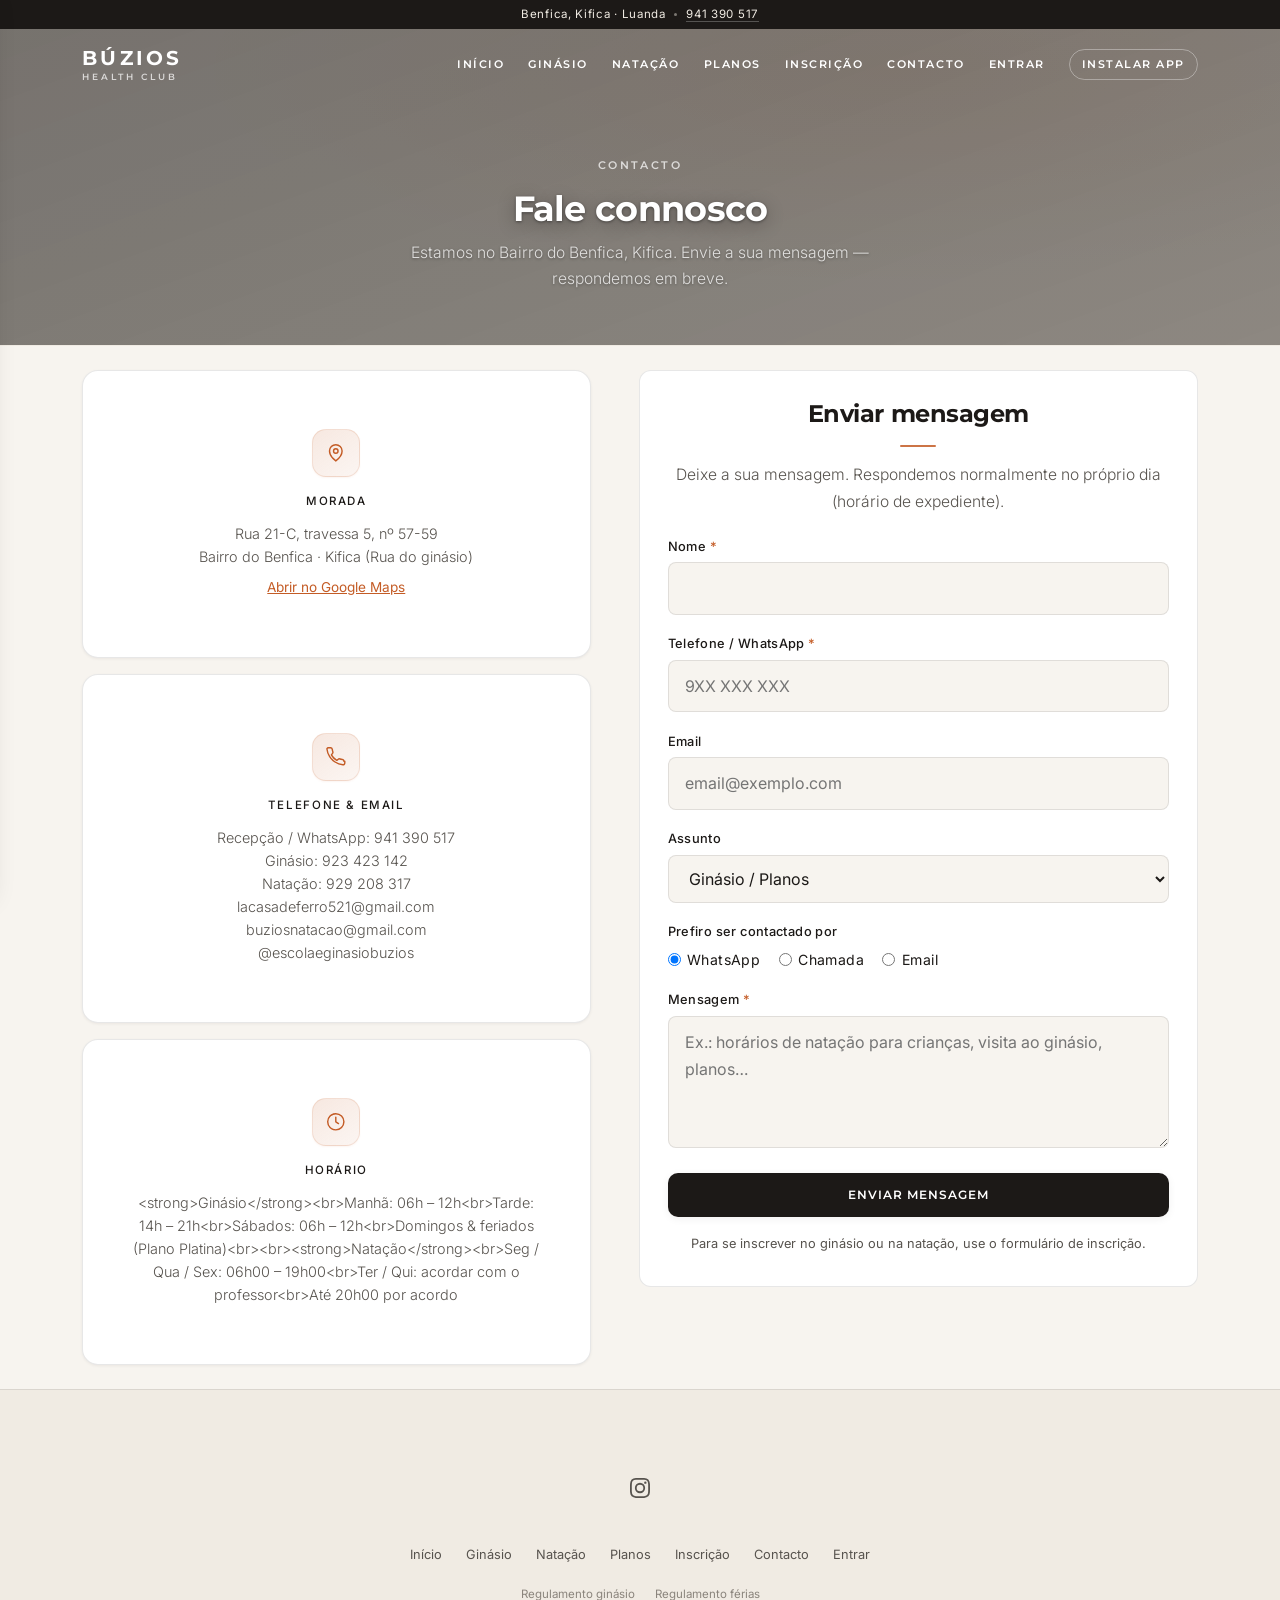
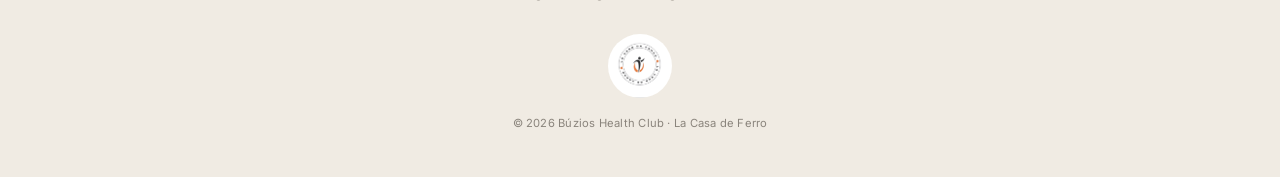
<file: buzios/contacto.html>
<!DOCTYPE html>
<html lang="pt">
<head>
  <meta charset="UTF-8">
  <meta name="viewport" content="width=device-width, initial-scale=1, viewport-fit=cover">
  <title>Contacto — Búzios Health Club | Kifica, Benfica, Luanda</title>
  <meta name="description" content="Contacte o Búzios Health Club e Escola de Natação em Kifica, Benfica, Luanda. Morada, telefone e formulário de contacto.">
  <meta name="keywords" content="contacto ginásio Kifica, Búzios Health Club telefone, ginásio Benfica contacto, kifica ginásio">
  <meta name="theme-color" content="#0f2a32">
  <meta name="apple-mobile-web-app-capable" content="yes">
  <meta name="apple-mobile-web-app-status-bar-style" content="black-translucent">
  <meta name="apple-mobile-web-app-title" content="Búzios">
  <link rel="canonical" href="https://www.buzioshealthclub.com/contacto.html">
  <meta property="og:type" content="website">
  <meta property="og:locale" content="pt_AO">
  <meta property="og:site_name" content="Búzios Health Club">
  <meta property="og:title" content="Contacto — Búzios Health Club">
  <meta property="og:description" content="Contacte o ginásio e escola de natação em Kifica, Benfica, Luanda.">
  <meta property="og:url" content="https://www.buzioshealthclub.com/contacto.html">
  <meta property="og:image" content="https://res.cloudinary.com/ogtzpc3v/image/upload/v1793111894/buzios/rbl7aqadp2pcocz3dcrz.jpg">
  <meta name="twitter:card" content="summary_large_image">
  <meta name="twitter:title" content="Contacto — Búzios Health Club">
  <meta name="twitter:description" content="Ginásio e natação em Kifica, Benfica. Envie a sua mensagem.">
  <meta name="twitter:image" content="https://res.cloudinary.com/ogtzpc3v/image/upload/v1793111894/buzios/rbl7aqadp2pcocz3dcrz.jpg">
  <link rel="preconnect" href="https://fonts.googleapis.com">
  <link rel="preconnect" href="https://fonts.gstatic.com" crossorigin>
  <link href="https://fonts.googleapis.com/css2?family=Montserrat:wght@500;600;700&family=Inter:wght@300;400;500;600&display=swap" rel="stylesheet">
  <link rel="stylesheet" href="css/styles.css?v=20261108f">
  <link rel="manifest" href="/manifest.json">
  <link rel="apple-touch-icon" href="/icons/apple-touch-icon.png" sizes="180x180">
  <link rel="icon" href="/favicon.ico" sizes="any">
  <link rel="icon" type="image/png" sizes="48x48" href="/icons/favicon-48.png">
  <link rel="icon" type="image/png" sizes="96x96" href="/icons/favicon-96.png">
  <link rel="icon" type="image/png" sizes="192x192" href="/icons/favicon-192.png">
  <link rel="shortcut icon" href="/favicon.ico">
  <style>
    .contact-layout {
      display: grid;
      gap: 2.5rem;
    }
    @media (min-width: 900px) {
      .contact-layout {
        grid-template-columns: minmax(0, 1fr) minmax(0, 1.1fr);
        gap: 3rem;
        align-items: start;
      }
    }
    .contact-side .info-stack {
      display: flex;
      flex-direction: column;
      gap: 1rem;
    }
    .contact-side .info-item.card { margin: 0; }
    .contact-form-section {
      background-size: cover;
      background-position: center;
      background-repeat: no-repeat;
    }
    .contact-form-section.has-photo {
      padding: 1.5rem 0;
    }
    .contact-form-wrap {
      background: var(--color-surface);
      border: 1px solid var(--color-border);
      border-radius: 12px;
      padding: 1.5rem 1.25rem 1.75rem;
    }
    @media (min-width: 600px) {
      .contact-form-wrap { padding: 1.75rem 1.75rem 2rem; }
    }
    .contact-form .form-group { margin-bottom: 1.15rem; }
    .contact-form label {
      display: block;
      font-size: 0.8rem;
      font-weight: 500;
      letter-spacing: 0.03em;
      margin-bottom: 0.35rem;
    }
    .contact-form label .req { color: var(--color-accent); }
    .contact-form input,
    .contact-form select,
    .contact-form textarea {
      width: 100%;
      padding: 0.75rem 1rem;
      border: 1px solid var(--color-border);
      border-radius: var(--radius-input);
      background: var(--color-bg, #faf9f7);
      font-size: 16px;
    }
    .contact-form input:focus,
    .contact-form select:focus,
    .contact-form textarea:focus {
      outline: none;
      border-color: var(--color-border-strong);
    }
    .contact-form textarea { min-height: 120px; resize: vertical; }
    .prefer-row {
      display: flex;
      flex-wrap: wrap;
      gap: 0.65rem 1.15rem;
      margin-top: 0.35rem;
    }
    .prefer-row label {
      display: flex;
      align-items: center;
      gap: 0.4rem;
      font-weight: 400;
      font-size: 0.88rem;
      cursor: pointer;
      margin: 0;
    }
    .prefer-row input { width: auto; }
    .maps-link {
      display: inline-block;
      margin-top: 0.5rem;
      font-size: 0.85rem;
      text-decoration: underline;
      color: inherit;
    }
    .success-box { text-align: center; padding: 2rem 0.5rem; display: none; }
    .success-box.show { display: block; }
    .success-box h2 { font-weight: 300; margin-bottom: 0.75rem; }
    .enroll-hint {
      font-size: 0.8rem;
      color: var(--color-text-muted);
      text-align: center;
      margin-top: 1rem;
    }
  </style>
  <link rel="manifest" href="/manifest.json">
  <link rel="apple-touch-icon" href="/icons/apple-touch-icon.png" sizes="180x180">
  <link rel="icon" href="/favicon.ico" sizes="any">
  <link rel="icon" type="image/png" sizes="48x48" href="/icons/favicon-48.png">
  <link rel="icon" type="image/png" sizes="96x96" href="/icons/favicon-96.png">
  <link rel="icon" type="image/png" sizes="192x192" href="/icons/favicon-192.png">
  <link rel="shortcut icon" href="/favicon.ico">
</head>
<body>
    <div class="announce-bar" id="announceBar">
    <div class="announce-inner">
      <span class="announce-item">Benfica, Kifica · Luanda</span>
      <span class="announce-sep" aria-hidden="true"></span>
      <span class="announce-item"><a href="tel:+244941390517" class="announce-link">941 390 517</a></span>
    </div>
  </div>

<header class="site-header scrolled" id="siteHeader">
    <div class="header-inner">
      <button class="hamburger" id="hamburger" aria-label="Menu" aria-expanded="false">
        <span></span><span></span><span></span>
      </button>
      <a href="index.html" class="brand">
        <span class="brand-text">
          <span class="brand-name">Búzios</span>
          <span class="brand-tag">Health Club</span>
        </span>
      </a>
      <div class="header-right" aria-hidden="true"></div>
      <nav class="desktop-nav" aria-label="Principal">
        <a href="index.html" class="nav-link">Início</a>
        <a href="ginasio.html" class="nav-link">Ginásio</a>
        <a href="natacao.html" class="nav-link">Natação</a>
        <a href="planos.html" class="nav-link">Planos</a>
        <a href="inscricao.html" class="nav-link">Inscrição</a>
        <a href="contacto.html" class="nav-link">Contacto</a>
        <a href="conta.html" class="nav-link">Entrar</a>
        <button type="button" class="nav-link nav-install-btn" id="installSiteAppBtn" title="Instalar app no dispositivo">Instalar app</button>
      </nav>
    </div>
  </header>

  <div class="drawer-overlay" id="drawerOverlay"></div>
  <aside class="drawer" id="drawer" aria-hidden="true">
    <div class="drawer-header">
      <div class="drawer-brand brand">
        <img class="brand-logo" src="icons/logo.png" width="36" height="36" alt="Búzios Health Club">
        <span class="brand-text">
          <span class="brand-name">Búzios</span>
          <span class="brand-tag">Health Club</span>
        </span>
      </div>
      <button class="drawer-close" id="drawerClose" aria-label="Fechar">×</button>
    </div>
    <nav class="drawer-nav">
      <a href="index.html">Início</a>
      <a href="ginasio.html">Ginásio</a>
      <a href="natacao.html">Natação</a>
      <a href="planos.html">Planos & Preços</a>
      <a href="inscricao.html">Inscrição</a>
      <a href="contacto.html">Contacto</a>
      <a href="conta.html">Entrar</a>
      <button type="button" class="drawer-install-btn" id="installSiteAppBtnDrawer" title="Instalar app no dispositivo">
        <span class="drawer-install-icon" aria-hidden="true">↓</span>
        Instalar app
      </button>
    </nav>
    <div class="drawer-footer">
      <p>Rua 21-C, travessa 5, nº 57-59, Benfica · Kifica<br>Luanda · Angola</p>
      <p style="margin-top:0.75rem">Recepção: <a href="tel:+244941390517">941 390 517</a></p>
    </div>
  </aside>

  <main>
    <section class="page-hero" data-site-img-bg="contacto">
      <div class="page-hero-overlay"></div>
      <div class="container">
        <p class="section-eyebrow" data-i18n="contacto.hero.eyebrow">Contacto</p>
        <h1 class="section-title" data-i18n="contacto.hero.title">Fale connosco</h1>
        <p class="section-desc" data-i18n="contacto.hero.desc">Estamos no Bairro do Benfica, Kifica. Envie a sua mensagem — respondemos em breve.</p>
      </div>
    </section>

    <section class="section contact-form-section" data-site-img-bg="contacto_form">
      <div class="container">
        <div class="contact-layout">
          <aside class="contact-side">
            <div class="info-stack">
              <div class="info-item card">
                <div class="card-body">
                  <span class="card-icon" aria-hidden="true"><svg viewBox="0 0 24 24" fill="none" stroke="currentColor" stroke-width="1.5" stroke-linecap="round" stroke-linejoin="round"><path d="M12 21s7-5.2 7-11a7 7 0 1 0-14 0c0 5.8 7 11 7 11z"/><circle cx="12" cy="10" r="2.5"/></svg></span>
                  <h3>Morada</h3>
                  <p data-i18n="loc.addressBody" data-i18n-html>Rua 21-C, travessa 5, nº 57-59<br>Bairro do Benfica · Kifica (Rua do ginásio)</p>
                  <a class="maps-link" href="https://www.google.com/maps/search/?api=1&amp;query=Buzios+health+club+Luanda" target="_blank" rel="noopener">Abrir no Google Maps</a>
                </div>
              </div>
              <div class="info-item card">
                <div class="card-body">
                  <span class="card-icon" aria-hidden="true"><svg viewBox="0 0 24 24" fill="none" stroke="currentColor" stroke-width="1.5" stroke-linecap="round" stroke-linejoin="round"><path d="M22 16.9v2a2 2 0 0 1-2.2 2 19.8 19.8 0 0 1-8.6-3.1 19.5 19.5 0 0 1-6-6 19.8 19.8 0 0 1-3.1-8.7A2 2 0 0 1 4.1 2h2a2 2 0 0 1 2 1.7c.1.9.3 1.8.6 2.6a2 2 0 0 1-.5 2.1L7.1 9.9a16 16 0 0 0 6 6l1.5-1.1a2 2 0 0 1 2.1-.4c.8.3 1.7.5 2.6.6a2 2 0 0 1 1.7 2z"/></svg></span>
                  <h3>Telefone &amp; Email</h3>
                  <p data-i18n="loc.contactBody" data-i18n-html>
                    Recepção / WhatsApp: 941 390 517<br>
                    Ginásio: 923 423 142<br>
                    Natação: 929 208 317<br>
                    lacasadeferro521@gmail.com<br>
                    buziosnatacao@gmail.com<br>
                    @escolaeginasiobuzios
                  </p>
                </div>
              </div>
              <div class="info-item card">
                <div class="card-body">
                  <span class="card-icon" aria-hidden="true"><svg viewBox="0 0 24 24" fill="none" stroke="currentColor" stroke-width="1.5" stroke-linecap="round" stroke-linejoin="round"><circle cx="12" cy="12" r="9"/><path d="M12 7v5l3 2"/></svg></span>
                  <h3>Horário</h3>
                  <p data-i18n="loc.hoursBody" data-i18n-html><strong>Ginásio</strong><br>Manhã: 06h – 12h<br>Tarde: 14h – 21h<br>Sábados: 06h – 12h<br>Domingos &amp; feriados (Plano Platina)<br><br><strong>Natação</strong><br>Seg / Qua / Sex: 06h00 – 19h00<br>Ter / Qui: acordar com o professor<br>Até 20h00 por acordo</p>
                </div>
              </div>
            </div>
          </aside>

          <div class="contact-form-wrap">
            <div class="success-box" id="contactSuccess">
              <h2 data-i18n="contacto.success.title">Mensagem enviada</h2>
              <p class="section-desc" data-i18n="contacto.success.desc">Recebemos a sua mensagem. A equipa Búzios responde em breve, normalmente no próprio dia (horário de expediente).</p>
              <a href="index.html" class="btn btn-outline mt-2">Voltar ao início</a>
            </div>

            <div id="contactFormBlock">
              <div class="section-header" style="margin-bottom:1.25rem">
                <h2 class="section-title" style="font-size:1.5rem" data-i18n="contacto.form.title">Enviar mensagem</h2>
                <p class="section-desc" style="margin:0" data-i18n="contacto.form.desc">Deixe a sua mensagem. Respondemos normalmente no próprio dia (horário de expediente).</p>
              </div>
              <form class="contact-form" id="contactForm">
                <div class="form-group">
                  <label for="cName"><span data-i18n="contacto.label.name">Nome</span> <span class="req">*</span></label>
                  <input type="text" id="cName" name="name" required autocomplete="name">
                </div>
                <div class="form-group">
                  <label for="cPhone"><span data-i18n="contacto.label.phone">Telefone / WhatsApp</span> <span class="req">*</span></label>
                  <input type="tel" id="cPhone" name="phone" required inputmode="tel" autocomplete="tel" placeholder="9XX XXX XXX">
                </div>
                <div class="form-group">
                  <label for="cEmail" data-i18n="contacto.label.email">Email</label>
                  <input type="email" id="cEmail" name="email" autocomplete="email" placeholder="email@exemplo.com">
                </div>
                <div class="form-group">
                  <label for="cSubject" data-i18n="contacto.label.subject">Assunto</label>
                  <select id="cSubject" name="subject">
                    <option value="Ginásio">Ginásio / Planos</option>
                    <option value="Natação">Escola de Natação</option>
                    <option value="Personal">Personal Training</option>
                    <option value="Outro">Outro</option>
                  </select>
                </div>
                <div class="form-group">
                  <label data-i18n="contacto.label.prefer">Prefiro ser contactado por</label>
                  <div class="prefer-row">
                    <label><input type="radio" name="prefer" value="WhatsApp" checked> WhatsApp</label>
                    <label><input type="radio" name="prefer" value="Chamada"> Chamada</label>
                    <label><input type="radio" name="prefer" value="Email"> Email</label>
                  </div>
                </div>
                <div class="form-group">
                  <label for="cMsg"><span data-i18n="contacto.label.message">Mensagem</span> <span class="req">*</span></label>
                  <textarea id="cMsg" name="message" required rows="4" placeholder="Ex.: horários de natação para crianças, visita ao ginásio, planos…"></textarea>
                </div>
                <button type="submit" class="btn btn-primary btn-block" id="contactSubmit" data-i18n="contacto.submit">Enviar mensagem</button>
                <p id="contactFeedback" class="form-feedback" role="status" aria-live="polite" hidden></p>
                <p class="enroll-hint">Para se inscrever no ginásio ou na natação, use o <a href="inscricao.html">formulário de inscrição</a>.</p>
              </form>
            </div>
          </div>
        </div>
      </div>
    </section>
  </main>

  <footer class="site-footer">
    <div class="footer-inner">
      <div class="footer-social">
        <a href="https://instagram.com/escolaeginasiobuzios" target="_blank" rel="noopener" aria-label="Instagram">
          <svg viewBox="0 0 24 24"><path d="M12 2.163c3.204 0 3.584.012 4.85.07 3.252.148 4.771 1.691 4.919 4.919.058 1.265.069 1.645.069 4.849 0 3.205-.012 3.584-.069 4.849-.149 3.225-1.664 4.771-4.919 4.919-1.266.058-1.644.07-4.85.07-3.204 0-3.584-.012-4.849-.07-3.26-.149-4.771-1.699-4.919-4.92-.058-1.265-.07-1.644-.07-4.849 0-3.204.013-3.583.07-4.849.149-3.227 1.664-4.771 4.919-4.919 1.266-.057 1.645-.069 4.849-.069zM12 0C8.741 0 8.333.014 7.053.072 2.695.272.273 2.69.073 7.052.014 8.333 0 8.741 0 12c0 3.259.014 3.668.072 4.948.2 4.358 2.618 6.78 6.98 6.98C8.333 23.986 8.741 24 12 24c3.259 0 3.668-.014 4.948-.072 4.354-.2 6.782-2.618 6.979-6.98.059-1.28.073-1.689.073-4.948 0-3.259-.014-3.667-.072-4.947-.196-4.354-2.617-6.78-6.979-6.98C15.668.014 15.259 0 12 0zm0 5.838a6.162 6.162 0 100 12.324 6.162 6.162 0 000-12.324zM12 16a4 4 0 110-8 4 4 0 010 8zm6.406-11.845a1.44 1.44 0 100 2.881 1.44 1.44 0 000-2.881z"/></svg>
        </a>
      </div>
      <nav class="footer-links">
        <a href="index.html">Início</a>
        <a href="ginasio.html">Ginásio</a>
        <a href="natacao.html">Natação</a>
        <a href="planos.html">Planos</a>
        <a href="inscricao.html">Inscrição</a>
        <a href="contacto.html">Contacto</a>
        <a href="conta.html">Entrar</a>
      </nav>
      <div class="footer-legal">
        <a href="regulamento-ginasio.html" data-i18n="footer.legal.regGym">Regulamento ginásio</a>
        <a href="regulamento-ferias.html" data-i18n="footer.legal.regFerias">Regulamento férias</a>
      </div>
      <div class="footer-brand"><img src="icons/logo.png" width="64" height="64" alt="Búzios Health Club · La Casa de Ferro"></div>
      <p class="footer-copy">© <span id="year"></span> Búzios Health Club · La Casa de Ferro</p>
    </div>
  </footer>

  <script src="js/products.js"></script>
  <script src="js/app.js?v=20261105p"></script>
  <script>
    document.getElementById('year').textContent = new Date().getFullYear();
    const SUBMIT_URL = 'https://buzios-publish.gymngola.workers.dev/submit';

    // Pre-select subject from URL: ?assunto=Natação | Ginásio | Personal | Outro
    (function prefillSubject() {
      const params = new URLSearchParams(location.search);
      const raw = (params.get('assunto') || params.get('subject') || '').trim();
      if (!raw) return;
      const sel = document.getElementById('cSubject');
      const map = {
        ginasio: 'Ginásio', ginásio: 'Ginásio', gym: 'Ginásio',
        natacao: 'Natação', natação: 'Natação', swim: 'Natação',
        personal: 'Personal', pt: 'Personal',
        outro: 'Outro', other: 'Outro'
      };
      const key = raw.toLowerCase();
      const value = map[key] || Array.from(sel.options).find(o =>
        o.value.toLowerCase() === key || o.text.toLowerCase().includes(key)
      )?.value;
      if (value) sel.value = value;
    })();

    function showContactFeedback(message) {
      const el = document.getElementById('contactFeedback');
      if (!el) return;
      el.hidden = false;
      el.classList.remove('is-success', 'is-error');
      el.classList.add('is-error');
      el.textContent = message;
      el.style.animation = 'none';
      void el.offsetWidth;
      el.style.animation = '';
      el.scrollIntoView({ behavior: 'smooth', block: 'nearest' });
    }

    document.getElementById('contactForm').addEventListener('submit', async function (e) {
      e.preventDefault();
      const btn = document.getElementById('contactSubmit');
      const feedback = document.getElementById('contactFeedback');
      if (feedback) {
        feedback.hidden = true;
        feedback.textContent = '';
      }
      btn.disabled = true;
      btn.textContent = 'A enviar…';

      const prefer = (document.querySelector('input[name="prefer"]:checked') || {}).value || 'WhatsApp';
      const emailVal = document.getElementById('cEmail').value.trim();
      if (prefer === 'Email' && !emailVal) {
        showContactFeedback('Indique o seu email se prefere ser contactado por email.');
        document.getElementById('cEmail').focus();
        btn.disabled = false;
        btn.textContent = 'Enviar mensagem';
        return;
      }
      const payload = {
        type: 'contact',
        name: document.getElementById('cName').value.trim(),
        phone: document.getElementById('cPhone').value.trim(),
        email: emailVal,
        subject: document.getElementById('cSubject').value,
        preferContact: prefer,
        message: document.getElementById('cMsg').value.trim(),
        status: 'novo',
        createdAt: new Date().toISOString()
      };

      try {
        const res = await fetch(SUBMIT_URL, {
          method: 'POST',
          headers: { 'Content-Type': 'application/json' },
          body: JSON.stringify(payload)
        });
        if (!res.ok) throw new Error('fail');
        document.getElementById('contactFormBlock').style.display = 'none';
        document.getElementById('contactSuccess').classList.add('show');
      } catch (err) {
        showContactFeedback('Não foi possível enviar. Verifique a ligação e tente novamente.');
        btn.disabled = false;
        btn.textContent = 'Enviar mensagem';
      }
    });
  </script>

  <script>
    if ('serviceWorker' in navigator) {
      navigator.serviceWorker.register('/sw.js').catch(function () {});
    }
  </script>

  <div class="modal-backdrop" id="installSiteModal" hidden>
    <div class="install-modal" role="dialog" aria-modal="true" aria-labelledby="installSiteTitle">
      <button type="button" class="install-modal-close" id="closeInstallSiteModal" aria-label="Fechar">×</button>
      <h2 id="installSiteTitle">Instalar Búzios</h2>
      <p id="installSiteBody" class="install-modal-body">Adicione o site ao ecrã inicial para abrir como aplicação.</p>
      <ol id="installSiteSteps" class="install-modal-steps"></ol>
      <div class="install-modal-actions">
        <button type="button" class="btn btn-primary" id="installSiteConfirmBtn" hidden>Instalar agora</button>
        <button type="button" class="btn btn-ghost" id="installSiteDismissBtn">Fechar</button>
      </div>
    </div>
  </div>

</body>
</html>
</file>
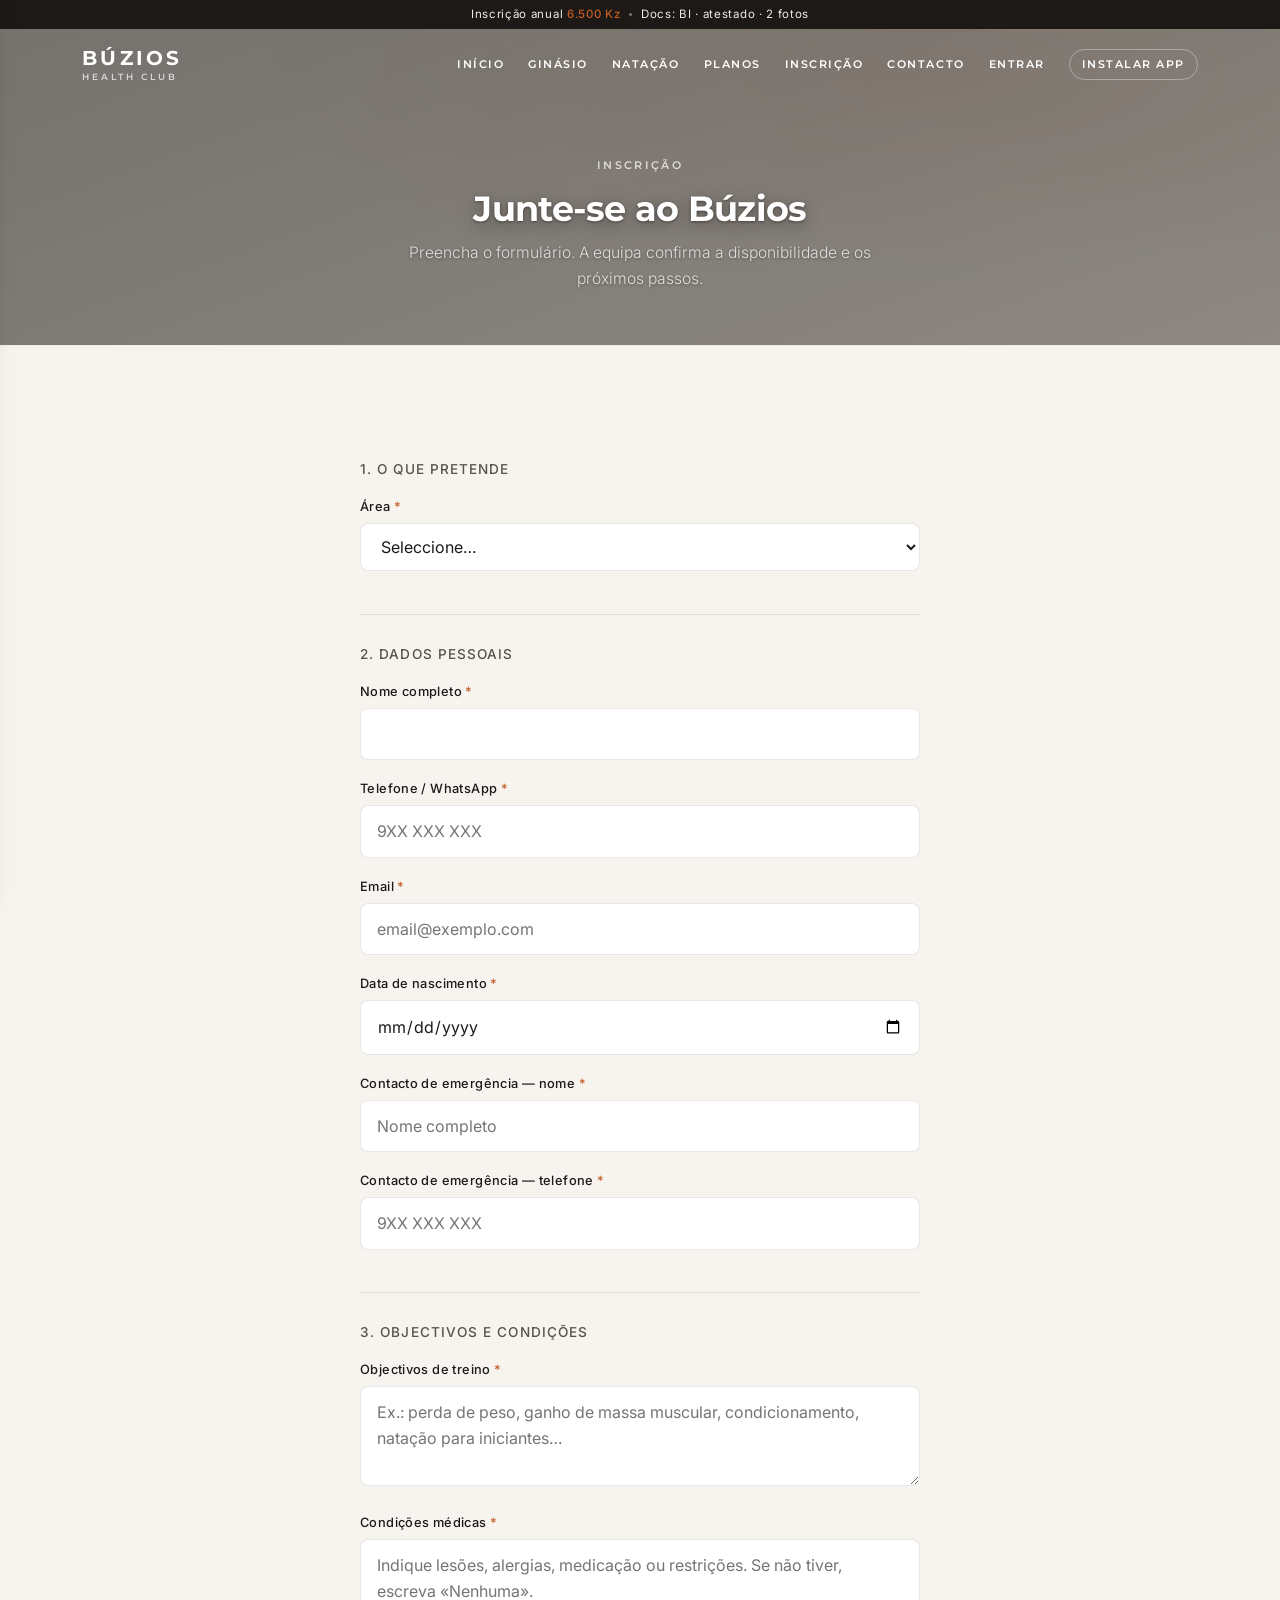
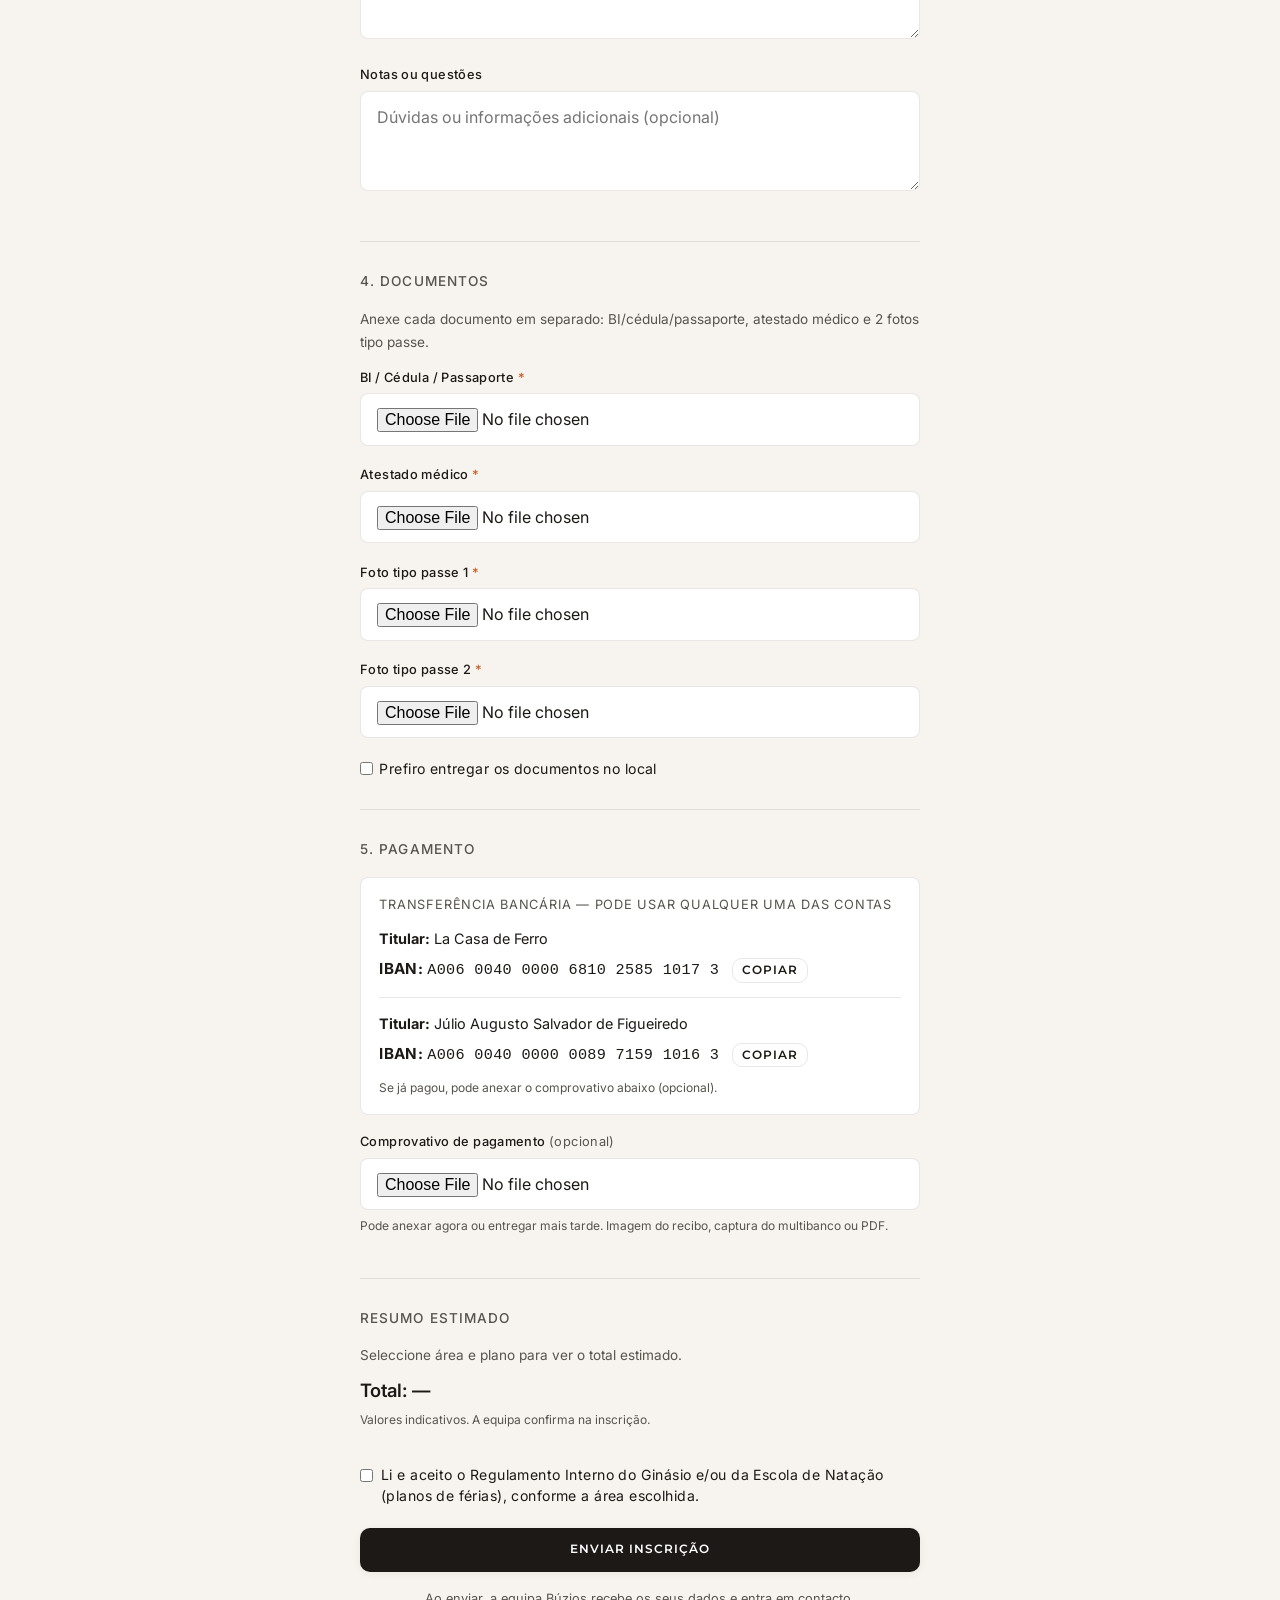
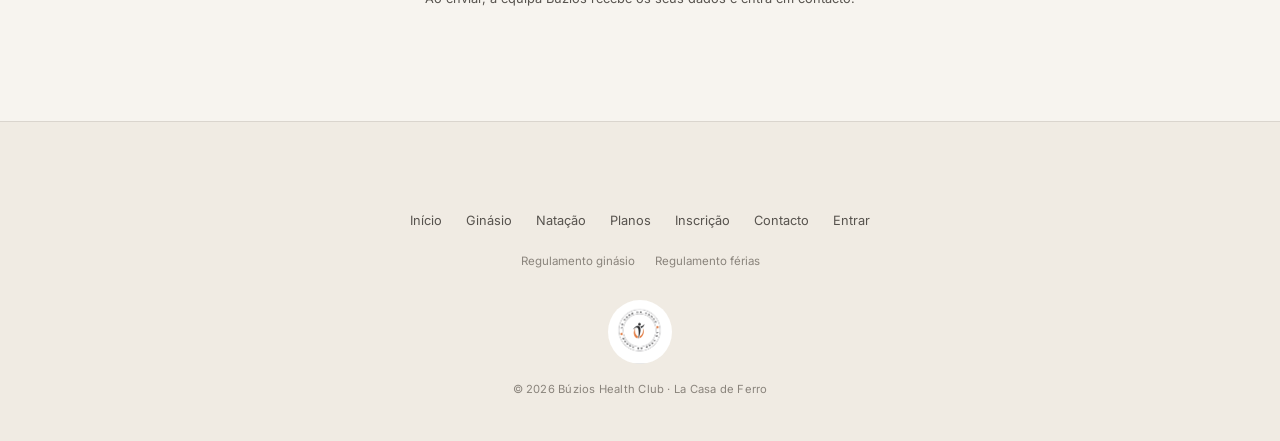
<file: buzios/inscricao.html>
<!DOCTYPE html>
<html lang="pt">
<head>
  <meta charset="UTF-8">
  <meta name="viewport" content="width=device-width, initial-scale=1, viewport-fit=cover">
  <title>Inscrição — Búzios Health Club | Ginásio e Natação Kifica</title>
  <meta name="description" content="Inscreva-se no Búzios Health Club em Kifica, Benfica — ginásio e escola de natação em Luanda. Formulário de inscrição online.">
  <meta name="keywords" content="inscrição ginásio Kifica, inscrição natação Luanda, kifica ginásio inscrição, Búzios Health Club">
  <meta name="theme-color" content="#0f2a32">
  <meta name="apple-mobile-web-app-capable" content="yes">
  <meta name="apple-mobile-web-app-status-bar-style" content="black-translucent">
  <meta name="apple-mobile-web-app-title" content="Búzios">
  <link rel="canonical" href="https://www.buzioshealthclub.com/inscricao.html">
  <meta property="og:type" content="website">
  <meta property="og:locale" content="pt_AO">
  <meta property="og:site_name" content="Búzios Health Club">
  <meta property="og:title" content="Inscrição — Búzios Health Club">
  <meta property="og:description" content="Inscreva-se no ginásio e escola de natação em Kifica, Benfica, Luanda.">
  <meta property="og:url" content="https://www.buzioshealthclub.com/inscricao.html">
  <meta property="og:image" content="https://res.cloudinary.com/ogtzpc3v/image/upload/v1793111894/buzios/rbl7aqadp2pcocz3dcrz.jpg">
  <meta name="twitter:card" content="summary_large_image">
  <meta name="twitter:title" content="Inscrição — Búzios Health Club">
  <meta name="twitter:description" content="Inscrição online no ginásio e natação em Kifica.">
  <meta name="twitter:image" content="https://res.cloudinary.com/ogtzpc3v/image/upload/v1793111894/buzios/rbl7aqadp2pcocz3dcrz.jpg">
  <link rel="preconnect" href="https://fonts.googleapis.com">
  <link rel="preconnect" href="https://fonts.gstatic.com" crossorigin>
  <link href="https://fonts.googleapis.com/css2?family=Montserrat:wght@500;600;700&family=Inter:wght@300;400;500;600&display=swap" rel="stylesheet">
  <link rel="stylesheet" href="css/styles.css?v=20261108f">
  <link rel="manifest" href="/manifest.json">
  <link rel="apple-touch-icon" href="/icons/apple-touch-icon.png" sizes="180x180">
  <link rel="icon" href="/favicon.ico" sizes="any">
  <link rel="icon" type="image/png" sizes="48x48" href="/icons/favicon-48.png">
  <link rel="icon" type="image/png" sizes="96x96" href="/icons/favicon-96.png">
  <link rel="icon" type="image/png" sizes="192x192" href="/icons/favicon-192.png">
  <link rel="shortcut icon" href="/favicon.ico">
  <style>
    .enroll-form { max-width: 560px; margin: 0 auto; }
    .enroll-form .form-group { margin-bottom: 1.15rem; }
    .enroll-form label { display: block; font-size: 0.8rem; font-weight: 500; letter-spacing: 0.03em; margin-bottom: 0.35rem; }
    .enroll-form label .req { color: var(--color-accent); }
    .enroll-form input, .enroll-form select, .enroll-form textarea {
      width: 100%; padding: 0.75rem 1rem; border: 1px solid var(--color-border);
      border-radius: var(--radius-input); background: var(--color-surface); font-size: 16px;
    }
    .enroll-form input:focus, .enroll-form select:focus, .enroll-form textarea:focus {
      outline: none; border-color: var(--color-border-strong);
    }
    .enroll-form textarea { min-height: 100px; resize: vertical; }
    .check-row { display: flex; flex-wrap: wrap; gap: 0.75rem 1.25rem; margin-top: 0.35rem; }
    .check-row label { display: flex; align-items: center; gap: 0.4rem; font-weight: 400; font-size: 0.88rem; cursor: pointer; }
    .check-row input { width: auto; }
    .file-list { font-size: 0.8rem; color: var(--color-text-muted); margin-top: 0.4rem; }
    .form-section { margin-bottom: 1.75rem; padding-bottom: 1.5rem; border-bottom: 1px solid var(--color-border); }
    .form-section:last-of-type { border-bottom: none; }
    .form-section h3 { font-size: 0.85rem; font-weight: 500; letter-spacing: 0.08em; text-transform: uppercase; margin-bottom: 1rem; color: var(--color-text-muted); }
    .success-box { text-align: center; padding: 2.5rem 1rem; display: none; }
    .success-box.show { display: block; }
    .success-box h2 { font-weight: 300; margin-bottom: 0.75rem; }
    .check-stack { display: flex; flex-direction: column; gap: 0.5rem; margin-top: 0.35rem; }
    .check-card {
      display: flex; align-items: flex-start; gap: 0.65rem;
      padding: 0.75rem 1rem; border: 1px solid var(--color-border);
      border-radius: var(--radius-input); background: var(--color-surface);
      cursor: pointer; font-weight: 400; font-size: 0.88rem; margin: 0;
    }
    .check-card input { width: auto; margin-top: 0.2rem; flex-shrink: 0; }
    .check-card:has(input:checked) { border-color: var(--color-border-strong); }
    .file-list li {
      display: flex; justify-content: space-between; align-items: center;
      gap: 0.5rem; font-size: 0.8rem; color: var(--color-text-muted);
      padding: 0.25rem 0; border-bottom: 1px solid var(--color-border);
    }
    .file-list li button {
      border: none; background: none; color: #b33; cursor: pointer; font-size: 0.75rem;
    }
    @media (max-width: 600px) {
      .enroll-form { padding: 0 0.1rem; }
      .form-section { margin-bottom: 1.35rem; padding-bottom: 1.15rem; }
      .form-section h3 { font-size: 0.78rem; letter-spacing: 0.06em; }
      .check-card { padding: 0.65rem 0.8rem; font-size: 0.84rem; }
      .check-row { gap: 0.55rem 0.85rem; }
      .check-row label { font-size: 0.84rem; }
    }
  </style>
  <link rel="manifest" href="/manifest.json">
  <link rel="apple-touch-icon" href="/icons/apple-touch-icon.png" sizes="180x180">
  <link rel="icon" href="/favicon.ico" sizes="any">
  <link rel="icon" type="image/png" sizes="48x48" href="/icons/favicon-48.png">
  <link rel="icon" type="image/png" sizes="96x96" href="/icons/favicon-96.png">
  <link rel="icon" type="image/png" sizes="192x192" href="/icons/favicon-192.png">
  <link rel="shortcut icon" href="/favicon.ico">
</head>
<body>
    <div class="announce-bar" id="announceBar">
    <div class="announce-inner">
      <span class="announce-item">Inscrição anual <span class="accent">6.500 Kz</span></span>
      <span class="announce-sep" aria-hidden="true"></span>
      <span class="announce-item">Docs: BI · atestado · 2 fotos</span>
    </div>
  </div>

<header class="site-header scrolled" id="siteHeader">
    <div class="header-inner">
      <button class="hamburger" id="hamburger" aria-label="Menu" aria-expanded="false">
        <span></span><span></span><span></span>
      </button>
      <a href="index.html" class="brand">
        <span class="brand-text">
          <span class="brand-name">Búzios</span>
          <span class="brand-tag">Health Club</span>
        </span>
      </a>
      <div class="header-right" aria-hidden="true"></div>
      <nav class="desktop-nav" aria-label="Principal">
        <a href="index.html" class="nav-link">Início</a>
        <a href="ginasio.html" class="nav-link">Ginásio</a>
        <a href="natacao.html" class="nav-link">Natação</a>
        <a href="planos.html" class="nav-link">Planos</a>
        <a href="inscricao.html" class="nav-link">Inscrição</a>
        <a href="contacto.html" class="nav-link">Contacto</a>
        <a href="conta.html" class="nav-link">Entrar</a>
        <button type="button" class="nav-link nav-install-btn" id="installSiteAppBtn" title="Instalar app no dispositivo">Instalar app</button>
      </nav>
    </div>
  </header>

  <div class="drawer-overlay" id="drawerOverlay"></div>
  <aside class="drawer" id="drawer" aria-hidden="true">
    <div class="drawer-header">
      <div class="drawer-brand brand">
        <img class="brand-logo" src="icons/logo.png" width="36" height="36" alt="Búzios Health Club">
        <span class="brand-text">
          <span class="brand-name">Búzios</span>
          <span class="brand-tag">Health Club</span>
        </span>
      </div>
      <button class="drawer-close" id="drawerClose" aria-label="Fechar">×</button>
    </div>
    <nav class="drawer-nav">
      <a href="index.html">Início</a>
      <a href="ginasio.html">Ginásio</a>
      <a href="natacao.html">Natação</a>
      <a href="planos.html">Planos & Preços</a>
      <a href="inscricao.html">Inscrição</a>
      <a href="contacto.html">Contacto</a>
      <a href="conta.html">Entrar</a>
      <button type="button" class="drawer-install-btn" id="installSiteAppBtnDrawer" title="Instalar app no dispositivo">
        <span class="drawer-install-icon" aria-hidden="true">↓</span>
        Instalar app
      </button>
    </nav>
    <div class="drawer-footer">
      <p>Rua 21-C, travessa 5, nº 57-59, Benfica · Kifica<br>Luanda · Angola</p>
      <p style="margin-top:0.75rem">Recepção: <a href="tel:+244941390517">941 390 517</a></p>
    </div>
  </aside>

  <main>
    <section class="page-hero" data-site-img-bg="inscricao">
      <div class="page-hero-overlay"></div>
      <div class="container">
        <p class="section-eyebrow" data-i18n="inscricao.hero.eyebrow">Inscrição</p>
        <h1 class="section-title" data-i18n="inscricao.hero.title">Junte-se ao Búzios</h1>
        <p class="section-desc" data-i18n="inscricao.hero.desc">Preencha o formulário. A equipa confirma a disponibilidade e os próximos passos.</p>
      </div>
    </section>

    <section class="section">
      <div class="container">
        <div class="success-box" id="successBox">
          <h2 data-i18n="inscricao.success.title">Inscrição enviada</h2>
          <p class="section-desc" data-i18n="inscricao.success.desc">Recebemos os seus dados. Vamos contactá-lo em breve para confirmar.</p>
          <a href="index.html" class="btn btn-outline mt-2">Voltar ao início</a>
        </div>

        <form class="enroll-form" id="enrollForm">
          <div class="form-section">
            <h3 data-i18n="inscricao.section.what">1. O que pretende</h3>
            <div class="form-group">
              <label><span data-i18n="inscricao.label.area">Área</span> <span class="req">*</span></label>
              <select id="eArea" required>
                <option value="" data-i18n="inscricao.opt.select">Seleccione…</option>
                <option value="ginasio" data-i18n="inscricao.opt.area.ginasio">Ginásio</option>
                <option value="natacao" data-i18n="inscricao.opt.area.natacao">Natação</option>
                <option value="ambos" data-i18n="inscricao.opt.area.ambos">Ginásio e Natação</option>
              </select>
            </div>

            <!-- Ginásio plan (single or dual) -->
            <div class="form-group" id="planGroupGym" style="display:none">
              <label data-i18n="inscricao.label.planGym">Plano de ginásio</label>
              <select id="ePlanGym">
                <option value="" data-i18n="inscricao.opt.unknown">Ainda não sei / a definir</option>
              </select>
            </div>

            <!-- Natação: tipo + módulo/frequência ou férias -->
            <div id="planGroupSwim" style="display:none">
              <div class="form-group">
                <label data-i18n="inscricao.label.swimType">Tipo de plano de natação</label>
                <select id="eSwimType">
                  <option value="" data-i18n="inscricao.opt.unknown">Ainda não sei / a definir</option>
                  <option value="mensal" data-i18n="inscricao.opt.swim.mensal">Mensalidade (aulas por semana)</option>
                  <option value="ferias" data-i18n="inscricao.opt.swim.ferias">Plano de férias (aulas seguidas)</option>
                </select>
              </div>
              <div class="form-group" id="swimMensalFields" style="display:none">
                <label data-i18n="inscricao.label.module">Módulo</label>
                <select id="eSwimModule">
                  <option value="" data-i18n="inscricao.opt.moduleSelect">Seleccione o módulo…</option>
                  <option value="bebes" data-i18n="inscricao.opt.mod.bebes">Bebés (6 meses–5 anos · 45 min)</option>
                  <option value="especial" data-i18n="inscricao.opt.mod.especial">Especial — Crianças (2–14 anos · 60 min)</option>
                  <option value="hidro" data-i18n="inscricao.opt.mod.hidro">Hidroginástica (adultos/adolescentes · 60 min)</option>
                  <option value="mensal" data-i18n="inscricao.opt.mod.natacao699">Natação 6–99 anos (60 min)</option>
                </select>
                <label style="margin-top:0.75rem" data-i18n="inscricao.label.freq">Frequência semanal</label>
                <select id="eSwimFreq">
                  <option value="" data-i18n="inscricao.opt.select">Seleccione…</option>
                  <option value="1x" data-i18n="inscricao.opt.freq.1x">1× por semana</option>
                  <option value="2x" data-i18n="inscricao.opt.freq.2x">2× por semana</option>
                  <option value="3x" data-i18n="inscricao.opt.freq.3x">3× por semana</option>
                  <option value="4x" data-i18n="inscricao.opt.freq.4x">4× por semana</option>
                  <option value="5x" data-i18n="inscricao.opt.freq.5x">5× por semana</option>
                </select>
              </div>
              <div class="form-group" id="swimFeriasFields" style="display:none">
                <label data-i18n="inscricao.label.package">Pacote de férias</label>
                <select id="eSwimPackage">
                  <option value="" data-i18n="inscricao.opt.select">Seleccione…</option>
                  <option value="natacao-10" data-i18n="inscricao.opt.pkg.10">10 aulas seguidas — 20.000 Kz</option>
                  <option value="natacao-15" data-i18n="inscricao.opt.pkg.15">15 aulas seguidas — 30.000 Kz</option>
                  <option value="natacao-25" data-i18n="inscricao.opt.pkg.25">25 aulas seguidas — 50.000 Kz</option>
                </select>
              </div>
              <p class="muted" style="font-size:0.8rem;margin-top:0.35rem;margin-bottom:0.85rem">
                <a href="planos.html#mensalidades-natacao" style="color:inherit;text-decoration:underline">Ver mensalidades</a>
                ·
                <a href="planos.html#planos-ferias" style="color:inherit;text-decoration:underline">Ver planos de férias</a>
              </p>
            </div>

            <!-- Legacy single select kept for gym-only compatibility, hidden when structured UI used -->
            <div class="form-group" id="planGroupSingle" style="display:none">
              <label>Plano de interesse</label>
              <select id="ePlan">
                <option value="">Ainda não sei / a definir</option>
              </select>
            </div>
            <div id="planGroupDual" style="display:none"></div>

            <!-- Gym annual fee -->
            <div class="form-group" id="annualGroup" style="display:none">
              <label class="check-card">
                <input type="checkbox" id="eAnnual" checked>
                <span>
                  <strong data-i18n="inscricao.annual.title">Inscrição anual (ginásio)</strong> — <span class="accent">6.500 Kz</span><br>
                  <span class="muted" style="font-size:0.8rem;font-weight:400" data-i18n="inscricao.annual.help">Obrigatória na 1ª visita ao ginásio. Desmarque se já for sócio activo.</span>
                </span>
              </label>
            </div>

            <!-- Swim school fee -->
            <div class="form-group" id="swimInscrGroup" style="display:none">
              <label class="check-card">
                <input type="checkbox" id="eSwimInscr" checked>
                <span>
                  <strong data-i18n="inscricao.swimFee.title">Inscrição Escola de Natação</strong> — <span class="accent">10.500 Kz</span><br>
                  <span class="muted" style="font-size:0.8rem;font-weight:400" data-i18n="inscricao.swimFee.help">Taxa única na 1ª inscrição. Desmarque se já estiver inscrito na escola.</span>
                </span>
              </label>
            </div>

            <!-- Gym extras -->
            <div class="form-group" id="extrasGroup" style="display:none">
              <label data-i18n="inscricao.label.extras">Extras ginásio (opcional)</label>
              <div class="check-stack">
                <label class="check-card">
                  <input type="checkbox" id="eExtraAvaliacao" data-product="avaliacao-fisica">
                  <span>
                    <strong>Avaliação Física (Bioimpedância)</strong> — <span class="accent">5.000 Kz</span>
                  </span>
                </label>
                <label class="check-card">
                  <input type="checkbox" id="eExtraAvulsas" data-product="aulas-avulsas">
                  <span>
                    <strong>Aulas Avulsas (cartão 6 aulas)</strong> — <span class="accent">30.000 Kz</span>
                  </span>
                </label>
              </div>
            </div>
          </div>

          <div class="form-section">
            <h3>2. Dados pessoais</h3>
            <div class="form-group">
              <label>Nome completo <span class="req">*</span></label>
              <input type="text" id="eName" required autocomplete="name">
            </div>
            <div class="form-group">
              <label>Telefone / WhatsApp <span class="req">*</span></label>
              <input type="tel" id="ePhone" required inputmode="tel" autocomplete="tel" placeholder="9XX XXX XXX">
            </div>
            <div class="form-group">
              <label>Email <span class="req">*</span></label>
              <input type="email" id="eEmail" required autocomplete="email" placeholder="email@exemplo.com">
            </div>
            <div class="form-group">
              <label>Data de nascimento <span class="req">*</span></label>
              <input type="date" id="eBirthDate" required autocomplete="bday" max="">
            </div>
            <div class="form-group">
              <label>Contacto de emergência — nome <span class="req">*</span></label>
              <input type="text" id="eEmergencyName" required autocomplete="name" placeholder="Nome completo">
            </div>
            <div class="form-group">
              <label>Contacto de emergência — telefone <span class="req">*</span></label>
              <input type="tel" id="eEmergencyPhone" required inputmode="tel" autocomplete="tel" placeholder="9XX XXX XXX">
            </div>
          </div>

          <div class="form-section">
            <h3>3. Objectivos e condições</h3>
            <div class="form-group">
              <label>Objectivos de treino <span class="req">*</span></label>
              <textarea id="eGoals" required placeholder="Ex.: perda de peso, ganho de massa muscular, condicionamento, natação para iniciantes…"></textarea>
            </div>
            <div class="form-group">
              <label>Condições médicas <span class="req">*</span></label>
              <textarea id="eMedical" required placeholder="Indique lesões, alergias, medicação ou restrições. Se não tiver, escreva «Nenhuma»."></textarea>
            </div>
            <div class="form-group" id="schedGymGroup" style="display:none">
              <label data-i18n="inscricao.label.schedGym">Horário preferido — Ginásio</label>
              <p class="muted" style="font-size:0.78rem;margin:0.15rem 0 0.45rem" data-i18n="inscricao.hint.schedGym">Horário do ginásio: manhã 06h–12h · tarde 14h–21h · sábados 06h–12h</p>
              <div class="check-row">
                <label><input type="checkbox" name="schedGym" value="Ginásio: Manhã (06h–12h)"> Manhã (06h–12h)</label>
                <label><input type="checkbox" name="schedGym" value="Ginásio: Tarde (14h–21h)"> Tarde (14h–21h)</label>
                <label><input type="checkbox" name="schedGym" value="Ginásio: Fins de semana"> Fins de semana</label>
                <label><input type="checkbox" name="schedGym" value="Ginásio: Flexível"> Flexível</label>
              </div>
            </div>
            <div class="form-group" id="schedSwimGroup" style="display:none">
              <label data-i18n="inscricao.label.schedSwim">Horário preferido — Natação</label>
              <p class="muted" style="font-size:0.78rem;margin:0.15rem 0 0.45rem" data-i18n="inscricao.hint.schedSwim">Seg / Qua / Sex: 06h–19h · Ter / Qui: acordar com o professor · até 20h por acordo</p>
              <div class="check-row">
                <label><input type="checkbox" name="schedSwim" value="Natação: Seg / Qua / Sex"> Seg / Qua / Sex</label>
                <label><input type="checkbox" name="schedSwim" value="Natação: Ter / Qui"> Ter / Qui</label>
                <label><input type="checkbox" name="schedSwim" value="Natação: Manhã"> Manhã</label>
                <label><input type="checkbox" name="schedSwim" value="Natação: Tarde"> Tarde</label>
                <label><input type="checkbox" name="schedSwim" value="Natação: Flexível"> Flexível</label>
              </div>
            </div>
            <div class="form-group">
              <label>Notas ou questões</label>
              <textarea id="eNotes" placeholder="Dúvidas ou informações adicionais (opcional)"></textarea>
            </div>
          </div>

          <div class="form-section" id="docsSection">
            <h3>4. Documentos</h3>
            <p class="muted" id="docsCopy" style="font-size:0.85rem;margin-bottom:0.85rem">Anexe cada documento em separado. Aceite imagem ou PDF.</p>
            <div class="form-group">
              <label>BI / Cédula / Passaporte <span class="req">*</span></label>
              <input type="file" id="eDocId" accept="image/*,.pdf" required>
              <p class="file-hint muted" id="hintDocId" style="font-size:0.75rem;margin-top:0.35rem"></p>
            </div>
            <div class="form-group">
              <label>Atestado médico <span class="req">*</span></label>
              <input type="file" id="eDocMedical" accept="image/*,.pdf" required>
              <p class="file-hint muted" id="hintDocMedical" style="font-size:0.75rem;margin-top:0.35rem"></p>
            </div>
            <div class="form-group">
              <label>Foto tipo passe 1 <span class="req">*</span></label>
              <input type="file" id="eDocPhoto1" accept="image/*" required>
              <p class="file-hint muted" id="hintDocPhoto1" style="font-size:0.75rem;margin-top:0.35rem"></p>
            </div>
            <div class="form-group">
              <label>Foto tipo passe 2 <span class="req">*</span></label>
              <input type="file" id="eDocPhoto2" accept="image/*" required>
              <p class="file-hint muted" id="hintDocPhoto2" style="font-size:0.75rem;margin-top:0.35rem"></p>
            </div>
            <div class="check-row">
              <label><input type="checkbox" id="eDocsLater"> Prefiro entregar os documentos no local</label>
            </div>
          </div>

          <div class="form-section" id="paymentSection">
            <h3>5. Pagamento</h3>
            <div class="iban-box" style="border:1px solid var(--color-border);border-radius:var(--radius-input);padding:1rem 1.15rem;margin-bottom:1rem;background:var(--color-surface)">
              <p style="font-size:0.8rem;letter-spacing:0.06em;text-transform:uppercase;color:var(--color-text-muted);margin:0 0 0.75rem">Transferência bancária — pode usar qualquer uma das contas</p>
              <div style="margin-bottom:0.85rem;padding-bottom:0.85rem;border-bottom:1px solid var(--color-border)">
                <p style="margin:0 0 0.35rem;font-size:0.9rem"><strong>Titular:</strong> La Casa de Ferro</p>
                <p style="margin:0;font-size:0.95rem;font-weight:500;letter-spacing:0.02em">
                  <strong>IBAN:</strong>
                  <span id="ibanValue" style="font-family:ui-monospace,monospace">A006 0040 0000 6810 2585 1017 3</span>
                  <button type="button" id="copyIban" class="btn" data-iban="A006 0040 0000 6810 2585 1017 3" style="margin-left:0.5rem;padding:0.25rem 0.6rem;font-size:0.75rem;border:1px solid var(--color-border);background:transparent;cursor:pointer">Copiar</button>
                </p>
              </div>
              <div>
                <p style="margin:0 0 0.35rem;font-size:0.9rem"><strong>Titular:</strong> Júlio Augusto Salvador de Figueiredo</p>
                <p style="margin:0;font-size:0.95rem;font-weight:500;letter-spacing:0.02em">
                  <strong>IBAN:</strong>
                  <span id="ibanValue2" style="font-family:ui-monospace,monospace">A006 0040 0000 0089 7159 1016 3</span>
                  <button type="button" id="copyIban2" class="btn" data-iban="A006 0040 0000 0089 7159 1016 3" style="margin-left:0.5rem;padding:0.25rem 0.6rem;font-size:0.75rem;border:1px solid var(--color-border);background:transparent;cursor:pointer">Copiar</button>
                </p>
              </div>
              <p class="muted" style="font-size:0.75rem;margin:0.65rem 0 0">Se já pagou, pode anexar o comprovativo abaixo (opcional).</p>
            </div>
            <div class="form-group">
              <label>Comprovativo de pagamento <span class="muted" style="font-weight:400">(opcional)</span></label>
              <input type="file" id="ePaymentProof" accept="image/*,.pdf">
              <p class="file-hint muted" id="hintPaymentProof" style="font-size:0.75rem;margin-top:0.35rem">Pode anexar agora ou entregar mais tarde. Imagem do recibo, captura do multibanco ou PDF.</p>
            </div>
          </div>

          <div class="form-section" id="totalSection" style="border-bottom:none;padding-bottom:0.5rem">
            <h3>Resumo estimado</h3>
            <div id="totalBreakdown" class="muted" style="font-size:0.85rem;line-height:1.6"></div>
            <p id="totalAmount" style="font-size:1.15rem;font-weight:600;margin-top:0.5rem">Total: —</p>
            <p class="muted" style="font-size:0.75rem;margin-top:0.25rem">Valores indicativos. A equipa confirma na inscrição.</p>
          </div>

          <div class="form-group" style="margin-bottom:1rem">
            <div class="check-row">
              <label style="display:flex;align-items:flex-start;gap:0.5rem;font-size:0.88rem;line-height:1.45;cursor:pointer">
                <input type="checkbox" id="eAcceptReg" required style="margin-top:0.2rem;flex-shrink:0">
                <span>Li e aceito o <a href="regulamento-ginasio.html" target="_blank" rel="noopener">Regulamento Interno do Ginásio</a> e/ou da <a href="regulamento-ferias.html" target="_blank" rel="noopener">Escola de Natação (planos de férias)</a>, conforme a área escolhida.</span>
              </label>
            </div>
            <p id="regError" class="muted" style="display:none;color:var(--color-accent);font-size:0.8rem;margin-top:0.35rem">Para enviar a inscrição, aceite o regulamento interno.</p>
          </div>

          <button type="submit" class="btn btn-primary btn-block" id="enrollSubmit">Enviar inscrição</button>
          <p id="enrollFeedback" class="form-feedback" role="status" aria-live="polite" hidden></p>
          <p class="muted text-center mt-2" style="font-size:0.8rem">Ao enviar, a equipa Búzios recebe os seus dados e entra em contacto.</p>
        </form>
      </div>
    </section>
  </main>

  <footer class="site-footer">
    <div class="footer-inner">
      <nav class="footer-links">
        <a href="index.html">Início</a>
        <a href="ginasio.html">Ginásio</a>
        <a href="natacao.html">Natação</a>
        <a href="planos.html">Planos</a>
        <a href="inscricao.html">Inscrição</a>
        <a href="contacto.html">Contacto</a>
        <a href="conta.html">Entrar</a>
      </nav>
      <div class="footer-legal">
        <a href="regulamento-ginasio.html" data-i18n="footer.legal.regGym">Regulamento ginásio</a>
        <a href="regulamento-ferias.html" data-i18n="footer.legal.regFerias">Regulamento férias</a>
      </div>
      <div class="footer-brand"><img src="icons/logo.png" width="64" height="64" alt="Búzios Health Club · La Casa de Ferro"></div>
      <p class="footer-copy">© <span id="year"></span> Búzios Health Club · La Casa de Ferro</p>
    </div>
  </footer>

  <script src="js/products.js"></script>
  <script src="js/app.js?v=20261105p"></script>
  <script>
    document.getElementById('year').textContent = new Date().getFullYear();
    (function initBirthDateMax() {
      const el = document.getElementById('eBirthDate');
      if (!el) return;
      const d = new Date();
      el.max = d.toISOString().slice(0, 10);
    })();

    function ageFromBirthDate(iso) {
      if (!iso || !/^\d{4}-\d{2}-\d{2}$/.test(iso)) return null;
      const [y, m, day] = iso.split('-').map(Number);
      const today = new Date();
      let age = today.getFullYear() - y;
      const md = today.getMonth() + 1;
      const dd = today.getDate();
      if (md < m || (md === m && dd < day)) age -= 1;
      if (age < 0 || age > 120) return null;
      return age;
    }

    const SUBMIT_URL = 'https://buzios-publish.gymngola.workers.dev/submit';
    const CLOUD_NAME = 'ogtzpc3v';
    const UPLOAD_PRESET = 'buzios_unsigned';
    const FOLDER = 'buzios';

    const GYM_PLAN_IDS = ['plano-bronze', 'plano-prata', 'plano-platina'];
    const SWIM_INSCR_ID = 'natacao-inscricao';
    const ANNUAL_ID = 'inscricao-anual';
    const EXTRA_IDS = ['avaliacao-fisica', 'aulas-avulsas'];
    /** All swim modules: 1×–5× only. Display 4×/5× map to product ids …-5x / …-6x (IDs kept). */
    const FREQS_SWIM = ['1x', '2x', '3x', '4x', '5x'];
    const FREQ_TO_PRODUCT_SUFFIX = { '1x': '1x', '2x': '2x', '3x': '3x', '4x': '5x', '5x': '6x' };
    const MODULE_PREFIX = {
      bebes: 'natacao-bebes-',
      especial: 'natacao-especial-',
      hidro: 'natacao-hidro-',
      mensal: 'natacao-mensal-'
    };
    const PACKAGE_IDS = ['natacao-10', 'natacao-15', 'natacao-25'];

    const areaSelect = document.getElementById('eArea');
    const planSelect = document.getElementById('ePlan');
    const planGym = document.getElementById('ePlanGym');
    const planGroupGym = document.getElementById('planGroupGym');
    const planGroupSwim = document.getElementById('planGroupSwim');
    const planGroupSingle = document.getElementById('planGroupSingle');
    const planGroupDual = document.getElementById('planGroupDual');
    const annualGroup = document.getElementById('annualGroup');
    const swimInscrGroup = document.getElementById('swimInscrGroup');
    const extrasGroup = document.getElementById('extrasGroup');
    const birthDateInput = document.getElementById('eBirthDate');
    const docsCopy = document.getElementById('docsCopy');
    const annualCb = document.getElementById('eAnnual');
    const swimInscrCb = document.getElementById('eSwimInscr');
    const extraAval = document.getElementById('eExtraAvaliacao');
    const extraAvul = document.getElementById('eExtraAvulsas');
    const swimType = document.getElementById('eSwimType');
    const swimModule = document.getElementById('eSwimModule');
    const swimFreq = document.getElementById('eSwimFreq');
    const swimPackage = document.getElementById('eSwimPackage');
    const swimMensalFields = document.getElementById('swimMensalFields');
    const swimFeriasFields = document.getElementById('swimFeriasFields');

    let allProducts = (window.DEFAULT_PRODUCTS || []).filter(p => p.active !== false);
    allProducts.sort((a, b) => (a.order || 0) - (b.order || 0));

    // Prefer live catalog prices when available
    fetch('https://buzios-publish.gymngola.workers.dev/catalog')
      .then(r => r.ok ? r.json() : null)
      .then(data => {
        if (data && Array.isArray(data.products) && data.products.length) {
          allProducts = data.products.filter(p => p.active !== false)
            .sort((a, b) => (a.order || 0) - (b.order || 0));
          refreshPackageLabels();
          updateTotal();
        }
      })
      .catch(() => {});

    function productById(id) {
      return allProducts.find(p => p.id === id);
    }

    function formatPrice(value) {
      return Number(value).toLocaleString('pt-AO', { maximumFractionDigits: 0 }) + ' Kz';
    }

    function planLabel(p) {
      if (!p) return '';
      const price = formatPrice(p.price);
      if (GYM_PLAN_IDS.includes(p.id)) {
        const hint = p.id === 'plano-bronze' ? 'musculação e cardio'
          : p.id === 'plano-prata' ? 'com personal trainer'
          : p.id === 'plano-platina' ? 'acesso total'
          : '';
        return hint
          ? `${p.name.replace(/^Plano\s+/i, '')} — ${price}/mês · ${hint}`
          : `${p.name} — ${price}/mês`;
      }
      if (p.period === 'mensal') return `${p.name} — ${price}/mês`;
      if (p.period === 'pacote') {
        const aulas = (p.name.match(/(\d+)\s*Aulas/i) || [])[1];
        return aulas ? `${aulas} aulas seguidas — ${price}` : `${p.name} — ${price}`;
      }
      return `${p.name} — ${price}`;
    }

    function fillGymSelect(sel) {
      const prev = sel.value;
      sel.innerHTML = '';
      const empty = document.createElement('option');
      empty.value = '';
      empty.textContent = 'Ainda não sei / a definir';
      sel.appendChild(empty);
      GYM_PLAN_IDS.forEach(id => {
        const p = productById(id);
        if (!p) return;
        const opt = document.createElement('option');
        opt.value = p.id;
        opt.textContent = planLabel(p);
        sel.appendChild(opt);
      });
      if (prev && Array.from(sel.options).some(o => o.value === prev)) sel.value = prev;
    }

    function refreshPackageLabels() {
      if (!swimPackage) return;
      const prev = swimPackage.value;
      swimPackage.innerHTML = '';
      const empty = document.createElement('option');
      empty.value = '';
      empty.textContent = 'Seleccione…';
      swimPackage.appendChild(empty);
      PACKAGE_IDS.forEach(id => {
        const p = productById(id);
        const opt = document.createElement('option');
        opt.value = id;
        opt.textContent = p ? planLabel(p) : id;
        swimPackage.appendChild(opt);
      });
      if (prev) swimPackage.value = prev;
    }

    function resolveSwimPlanId() {
      const type = swimType && swimType.value;
      if (type === 'ferias') return swimPackage.value || null;
      if (type === 'mensal') {
        const mod = swimModule.value;
        const freq = swimFreq.value;
        if (!mod || !freq) return null;
        const prefix = MODULE_PREFIX[mod];
        if (!prefix) return null;
        const suffix = FREQ_TO_PRODUCT_SUFFIX[freq];
        return suffix ? prefix + suffix : null;
      }
      return null;
    }

    function syncSwimFreqOptions() {
      if (!swimFreq) return;
      const freqs = FREQS_SWIM;
      const prev = swimFreq.value;
      const labels = {
        '1x': '1× por semana',
        '2x': '2× por semana',
        '3x': '3× por semana',
        '4x': '4× por semana',
        '5x': '5× por semana'
      };
      swimFreq.innerHTML = '';
      const empty = document.createElement('option');
      empty.value = '';
      empty.textContent = 'Seleccione…';
      empty.setAttribute('data-i18n', 'inscricao.opt.select');
      swimFreq.appendChild(empty);
      freqs.forEach(f => {
        const opt = document.createElement('option');
        opt.value = f;
        opt.textContent = labels[f] || f;
        opt.setAttribute('data-i18n', 'inscricao.opt.freq.' + f);
        swimFreq.appendChild(opt);
      });
      if (prev && freqs.includes(prev)) swimFreq.value = prev;
      else swimFreq.value = '';
    }

    function syncSwimTypeUI() {
      const t = swimType ? swimType.value : '';
      if (swimMensalFields) swimMensalFields.style.display = t === 'mensal' ? 'block' : 'none';
      if (swimFeriasFields) swimFeriasFields.style.display = t === 'ferias' ? 'block' : 'none';
      updateTotal();
    }

    function syncAreaUI() {
      const area = areaSelect.value;
      const isGym = area === 'ginasio' || area === 'ambos';
      const isSwim = area === 'natacao' || area === 'ambos';

      annualGroup.style.display = isGym ? 'block' : 'none';
      swimInscrGroup.style.display = isSwim ? 'block' : 'none';
      extrasGroup.style.display = isGym ? 'block' : 'none';
      planGroupGym.style.display = isGym ? 'block' : 'none';
      planGroupSwim.style.display = isSwim ? 'block' : 'none';
      if (planGroupSingle) planGroupSingle.style.display = 'none';
      if (planGroupDual) planGroupDual.style.display = 'none';

      const schedGymGroup = document.getElementById('schedGymGroup');
      const schedSwimGroup = document.getElementById('schedSwimGroup');
      if (schedGymGroup) schedGymGroup.style.display = isGym ? 'block' : 'none';
      if (schedSwimGroup) schedSwimGroup.style.display = isSwim ? 'block' : 'none';
      if (!isGym) {
        document.querySelectorAll('input[name="schedGym"]').forEach(c => { c.checked = false; });
      }
      if (!isSwim) {
        document.querySelectorAll('input[name="schedSwim"]').forEach(c => { c.checked = false; });
      }

      if (isGym) fillGymSelect(planGym);

      if (area === 'natacao') {
        docsCopy.textContent = 'Anexe cada documento em separado (BI, atestado, 2 fotos). Pode entregar no local se preferir.';
      } else {
        docsCopy.textContent = 'Anexe cada documento em separado: BI/cédula/passaporte, atestado médico e 2 fotos tipo passe.';
      }

      if (!isGym) {
        annualCb.checked = false;
        extraAval.checked = false;
        extraAvul.checked = false;
      } else if (!annualCb.dataset.userTouched) {
        annualCb.checked = true;
      }
      if (!isSwim) {
        swimInscrCb.checked = false;
        if (swimType) swimType.value = '';
        syncSwimTypeUI();
      } else if (!swimInscrCb.dataset.userTouched) {
        swimInscrCb.checked = true;
      }

      updateTotal();
    }

    annualCb.addEventListener('change', () => {
      annualCb.dataset.userTouched = '1';
      updateTotal();
    });
    swimInscrCb.addEventListener('change', () => {
      swimInscrCb.dataset.userTouched = '1';
      updateTotal();
    });
    [planGym, extraAval, extraAvul, swimType, swimModule, swimFreq, swimPackage].forEach(el => {
      if (el) el.addEventListener('change', () => {
        if (el === swimType) syncSwimTypeUI();
        if (el === swimModule) syncSwimFreqOptions();
        updateTotal();
      });
    });
    if (swimModule) syncSwimFreqOptions();
    areaSelect.addEventListener('change', syncAreaUI);

    function selectedLineItems() {
      const area = areaSelect.value;
      const lines = [];

      function addPlan(id) {
        if (!id) return;
        const p = productById(id);
        if (p) lines.push({ id: p.id, name: p.name, price: Number(p.price) || 0, period: p.period || '' });
      }

      if (area === 'ginasio' || area === 'ambos') addPlan(planGym.value);
      if (area === 'natacao' || area === 'ambos') addPlan(resolveSwimPlanId());

      if ((area === 'ginasio' || area === 'ambos') && annualCb.checked) addPlan(ANNUAL_ID);
      if ((area === 'natacao' || area === 'ambos') && swimInscrCb.checked) addPlan(SWIM_INSCR_ID);
      if ((area === 'ginasio' || area === 'ambos') && extraAval.checked) addPlan('avaliacao-fisica');
      if ((area === 'ginasio' || area === 'ambos') && extraAvul.checked) addPlan('aulas-avulsas');

      return lines;
    }

    function updateTotal() {
      const lines = selectedLineItems();
      const breakdown = document.getElementById('totalBreakdown');
      const totalEl = document.getElementById('totalAmount');
      if (!lines.length) {
        breakdown.textContent = 'Seleccione área e plano para ver o total estimado.';
        totalEl.textContent = 'Total: —';
        return;
      }
      breakdown.innerHTML = lines.map(l => {
        const suffix = l.period === 'mensal' ? '/mês' : '';
        return `<div>${l.name} — ${formatPrice(l.price)}${suffix}</div>`;
      }).join('');
      const sum = lines.reduce((a, l) => a + l.price, 0);
      const hasMonthly = lines.some(l => l.period === 'mensal');
      totalEl.textContent = hasMonthly
        ? `Total estimado: ${formatPrice(sum)} (inclui mensalidade + taxas únicas)`
        : `Total estimado: ${formatPrice(sum)}`;
    }

    const DOC_FIELDS = [
      { id: 'eDocId', key: 'id', label: 'BI / Cédula / Passaporte', hint: 'hintDocId' },
      { id: 'eDocMedical', key: 'medicalCert', label: 'Atestado médico', hint: 'hintDocMedical' },
      { id: 'eDocPhoto1', key: 'photo1', label: 'Foto tipo passe 1', hint: 'hintDocPhoto1' },
      { id: 'eDocPhoto2', key: 'photo2', label: 'Foto tipo passe 2', hint: 'hintDocPhoto2' },
      { id: 'ePaymentProof', key: 'paymentProof', label: 'Comprovativo de pagamento', hint: 'hintPaymentProof' }
    ];

    function bindDocHints() {
      DOC_FIELDS.forEach(f => {
        const input = document.getElementById(f.id);
        const hint = document.getElementById(f.hint);
        if (!input) return;
        input.addEventListener('change', function () {
          const file = this.files && this.files[0];
          if (hint) hint.textContent = file ? file.name + ' (' + Math.round(file.size / 1024) + ' KB)' : '';
        });
      });
    }
    bindDocHints();

    const docsLaterCb = document.getElementById('eDocsLater');
    function syncDocsRequired() {
      const later = !!(docsLaterCb && docsLaterCb.checked);
      ['eDocId', 'eDocMedical', 'eDocPhoto1', 'eDocPhoto2'].forEach(id => {
        const el = document.getElementById(id);
        if (el) {
          el.required = !later;
          el.disabled = later;
          if (later) el.value = '';
          const field = DOC_FIELDS.find(d => d.id === id);
          const hint = field && document.getElementById(field.hint);
          if (later && hint) hint.textContent = 'Será entregue no local';
          if (!later && hint && !(el.files && el.files[0])) hint.textContent = '';
        }
      });
    }
    if (docsLaterCb) {
      docsLaterCb.addEventListener('change', syncDocsRequired);
      syncDocsRequired();
    }

    function bindCopyIban(btn) {
      if (!btn) return;
      btn.addEventListener('click', function () {
        const iban = this.getAttribute('data-iban') || this.previousElementSibling?.textContent || '';
        const done = () => {
          this.textContent = 'Copiado';
          setTimeout(() => { this.textContent = 'Copiar'; }, 1600);
        };
        if (navigator.clipboard && navigator.clipboard.writeText) {
          navigator.clipboard.writeText(String(iban).replace(/\s/g, '')).then(done).catch(() => {
            prompt('Copie o IBAN:', iban);
            done();
          });
        } else {
          prompt('Copie o IBAN:', iban);
          done();
        }
      });
    }
    bindCopyIban(document.getElementById('copyIban'));
    bindCopyIban(document.getElementById('copyIban2'));

    function applyPrePlan(prePlan) {
      const p = productById(prePlan);
      if (!p && !PACKAGE_IDS.includes(prePlan) && !Object.values(MODULE_PREFIX).some(pref => prePlan.startsWith(pref))) {
        syncAreaUI();
        return;
      }
      const isGym = GYM_PLAN_IDS.includes(prePlan) || (p && p.category === 'ginasio');
      const isSwim = PACKAGE_IDS.includes(prePlan) ||
        Object.values(MODULE_PREFIX).some(pref => prePlan.startsWith(pref)) ||
        (p && p.category === 'natacao');

      if (isGym && !isSwim) {
        areaSelect.value = 'ginasio';
        syncAreaUI();
        planGym.value = prePlan;
      } else if (isSwim) {
        areaSelect.value = 'natacao';
        syncAreaUI();
        if (PACKAGE_IDS.includes(prePlan)) {
          swimType.value = 'ferias';
          syncSwimTypeUI();
          swimPackage.value = prePlan;
        } else {
          swimType.value = 'mensal';
          syncSwimTypeUI();
          for (const [mod, pref] of Object.entries(MODULE_PREFIX)) {
            if (prePlan.startsWith(pref)) {
              swimModule.value = mod;
              swimFreq.value = prePlan.slice(pref.length);
              break;
            }
          }
        }
      } else if (EXTRA_IDS.includes(prePlan) || prePlan === ANNUAL_ID) {
        areaSelect.value = 'ginasio';
        syncAreaUI();
        if (prePlan === ANNUAL_ID) annualCb.checked = true;
        if (prePlan === 'avaliacao-fisica') extraAval.checked = true;
        if (prePlan === 'aulas-avulsas') extraAvul.checked = true;
      } else {
        syncAreaUI();
      }
      updateTotal();
    }

    const params = new URLSearchParams(location.search);
    const prePlan = params.get('plano');
    const preArea = params.get('area');
    if (preArea && ['ginasio', 'natacao', 'ambos'].includes(preArea)) {
      areaSelect.value = preArea;
      syncAreaUI();
    }
    if (prePlan) {
      applyPrePlan(prePlan);
    } else if (!preArea) {
      syncAreaUI();
    } else {
      updateTotal();
    }

    async function uploadFile(file) {
      const fd = new FormData();
      fd.append('file', file);
      fd.append('upload_preset', UPLOAD_PRESET);
      fd.append('folder', FOLDER + '/docs');
      // Images → image/upload; PDF and other docs → raw/upload
      // (Cloudinary returns 401 on PDFs served via /image/upload/)
      const isImage = (file.type || '').startsWith('image/');
      const resource = isImage ? 'image' : 'raw';
      const res = await fetch('https://api.cloudinary.com/v1_1/' + CLOUD_NAME + '/' + resource + '/upload', {
        method: 'POST', body: fd
      });
      if (!res.ok) {
        const errText = await res.text().catch(() => '');
        throw new Error('Upload failed: ' + (errText || res.status));
      }
      const data = await res.json();
      if (!data.secure_url) throw new Error('Upload sem URL');
      return data.secure_url;
    }

    function showEnrollFeedback(message) {
      const el = document.getElementById('enrollFeedback');
      if (!el) return;
      el.hidden = false;
      el.classList.remove('is-success', 'is-error');
      el.classList.add('is-error');
      el.textContent = message;
      el.style.animation = 'none';
      void el.offsetWidth;
      el.style.animation = '';
      el.scrollIntoView({ behavior: 'smooth', block: 'nearest' });
    }

    function clearEnrollFeedback() {
      const el = document.getElementById('enrollFeedback');
      if (!el) return;
      el.hidden = true;
      el.textContent = '';
    }

    document.getElementById('enrollForm').addEventListener('submit', async function (e) {
      e.preventDefault();
      const btn = document.getElementById('enrollSubmit');
      clearEnrollFeedback();
      const regCb = document.getElementById('eAcceptReg');
      const regErr = document.getElementById('regError');
      if (regErr) regErr.style.display = 'none';
      if (!regCb || !regCb.checked) {
        if (regErr) regErr.style.display = 'block';
        if (regCb) regCb.focus();
        showEnrollFeedback((window.DEFAULT_TEXTS && window.DEFAULT_TEXTS.pt && window.DEFAULT_TEXTS.pt['inscricao.reg.error']) || 'Para enviar a inscrição, aceite o regulamento interno.');
        return;
      }
      btn.disabled = true;
      btn.textContent = 'A enviar…';

      const schedule = [
        ...Array.from(document.querySelectorAll('input[name="schedGym"]:checked')).map(c => c.value),
        ...Array.from(document.querySelectorAll('input[name="schedSwim"]:checked')).map(c => c.value)
      ];
      const area = areaSelect.value;
      const lines = selectedLineItems();

      let planId = null;
      let planIdGym = null;
      let planIdSwim = null;
      let planName = '';

      if (area === 'ginasio' || area === 'ambos') {
        planIdGym = planGym.value || null;
      }
      if (area === 'natacao' || area === 'ambos') {
        planIdSwim = resolveSwimPlanId();
      }
      planId = planIdGym || planIdSwim;

      const names = [];
      if (planIdGym) {
        const p = productById(planIdGym);
        names.push(p ? planLabel(p) : planIdGym);
      }
      if (planIdSwim) {
        const p = productById(planIdSwim);
        names.push(p ? planLabel(p) : planIdSwim);
      }
      planName = names.join(' + ');

      const emergencyName = document.getElementById('eEmergencyName').value.trim();
      const emergencyPhone = document.getElementById('eEmergencyPhone').value.trim();
      const emergency = [emergencyName, emergencyPhone].filter(Boolean).join(' — ');
      const goals = document.getElementById('eGoals').value.trim();
      const medical = document.getElementById('eMedical').value.trim();
      const docsLater = !!(document.getElementById('eDocsLater') && document.getElementById('eDocsLater').checked);

      if (!goals || !medical) {
        showEnrollFeedback('Preencha os objectivos de treino e as condições médicas.');
        btn.disabled = false;
        btn.textContent = 'Enviar inscrição';
        return;
      }

      if (!docsLater) {
        for (const f of DOC_FIELDS) {
          if (f.key === 'paymentProof') continue;
          const el = document.getElementById(f.id);
          if (!el || !el.files || !el.files[0]) {
            showEnrollFeedback('Anexe todos os documentos obrigatórios ou escolha entregar no local.');
            btn.disabled = false;
            btn.textContent = 'Enviar inscrição';
            return;
          }
        }
      }

      let attachments = [];
      let documents = {};
      try {
        for (const f of DOC_FIELDS) {
          if (f.key !== 'paymentProof' && docsLater) continue;
          const el = document.getElementById(f.id);
          const file = el && el.files && el.files[0];
          if (!file) continue;
          const url = await uploadFile(file);
          documents[f.key] = { url, label: f.label, name: file.name };
          attachments.push({ url, label: f.label, key: f.key, name: file.name });
        }
      } catch (err) {
        console.error(err);
        showEnrollFeedback('Erro ao enviar documentos. Tente novamente ou entregue no local.');
        btn.disabled = false;
        btn.textContent = 'Enviar inscrição';
        return;
      }

      const payload = {
        type: 'enrollment',
        area,
        planId,
        planIdGym,
        planIdSwim,
        planName,
        annualFee: !!(annualGroup.style.display !== 'none' && annualCb.checked),
        extras: lines.filter(l => EXTRA_IDS.includes(l.id)).map(l => l.id),
        lineItems: lines,
        estimatedTotal: lines.reduce((a, l) => a + l.price, 0),
        name: document.getElementById('eName').value.trim(),
        phone: document.getElementById('ePhone').value.trim(),
        email: document.getElementById('eEmail').value.trim(),
        birthDate: (document.getElementById('eBirthDate') && document.getElementById('eBirthDate').value) || null,
        age: ageFromBirthDate(document.getElementById('eBirthDate') && document.getElementById('eBirthDate').value),
        emergency,
        emergencyName,
        emergencyPhone,
        goals,
        medicalConditions: medical,
        schedule,
        notes: document.getElementById('eNotes').value.trim(),
        docsLater,
        documents,
        paymentProof: documents.paymentProof ? documents.paymentProof.url : null,
        attachments,
        acceptedRegulamento: true,
        status: 'novo',
        createdAt: new Date().toISOString()
      };

      try {
        const res = await fetch(SUBMIT_URL, {
          method: 'POST',
          headers: { 'Content-Type': 'application/json' },
          body: JSON.stringify(payload)
        });
        if (!res.ok) throw new Error(await res.text());
        document.getElementById('enrollForm').style.display = 'none';
        document.getElementById('successBox').classList.add('show');
      } catch (err) {
        showEnrollFeedback('Não foi possível enviar. Verifique a ligação e tente de novo.');
        btn.disabled = false;
        btn.textContent = 'Enviar inscrição';
      }
    });
  </script>

  <script>
    if ('serviceWorker' in navigator) {
      navigator.serviceWorker.register('/sw.js').catch(function () {});
    }
  </script>

  <div class="modal-backdrop" id="installSiteModal" hidden>
    <div class="install-modal" role="dialog" aria-modal="true" aria-labelledby="installSiteTitle">
      <button type="button" class="install-modal-close" id="closeInstallSiteModal" aria-label="Fechar">×</button>
      <h2 id="installSiteTitle">Instalar Búzios</h2>
      <p id="installSiteBody" class="install-modal-body">Adicione o site ao ecrã inicial para abrir como aplicação.</p>
      <ol id="installSiteSteps" class="install-modal-steps"></ol>
      <div class="install-modal-actions">
        <button type="button" class="btn btn-primary" id="installSiteConfirmBtn" hidden>Instalar agora</button>
        <button type="button" class="btn btn-ghost" id="installSiteDismissBtn">Fechar</button>
      </div>
    </div>
  </div>

</body>
</html>
</file>
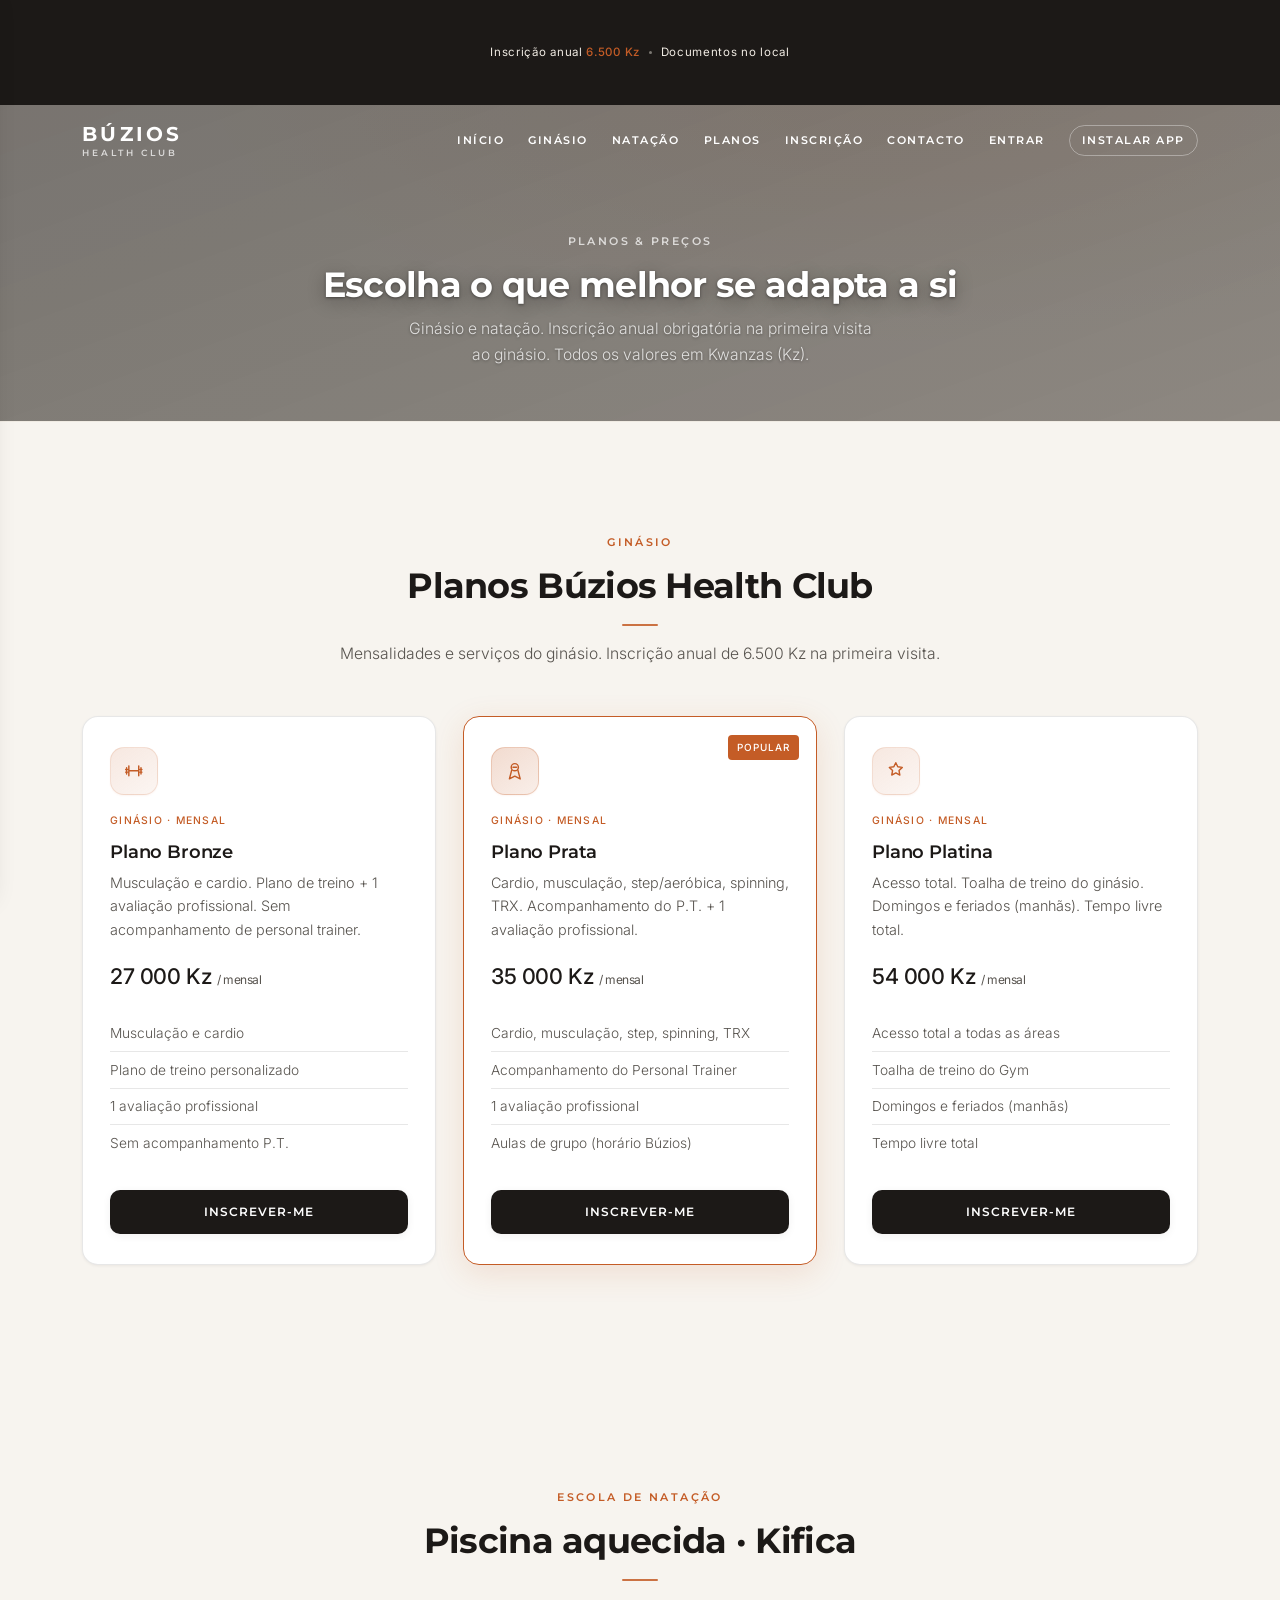
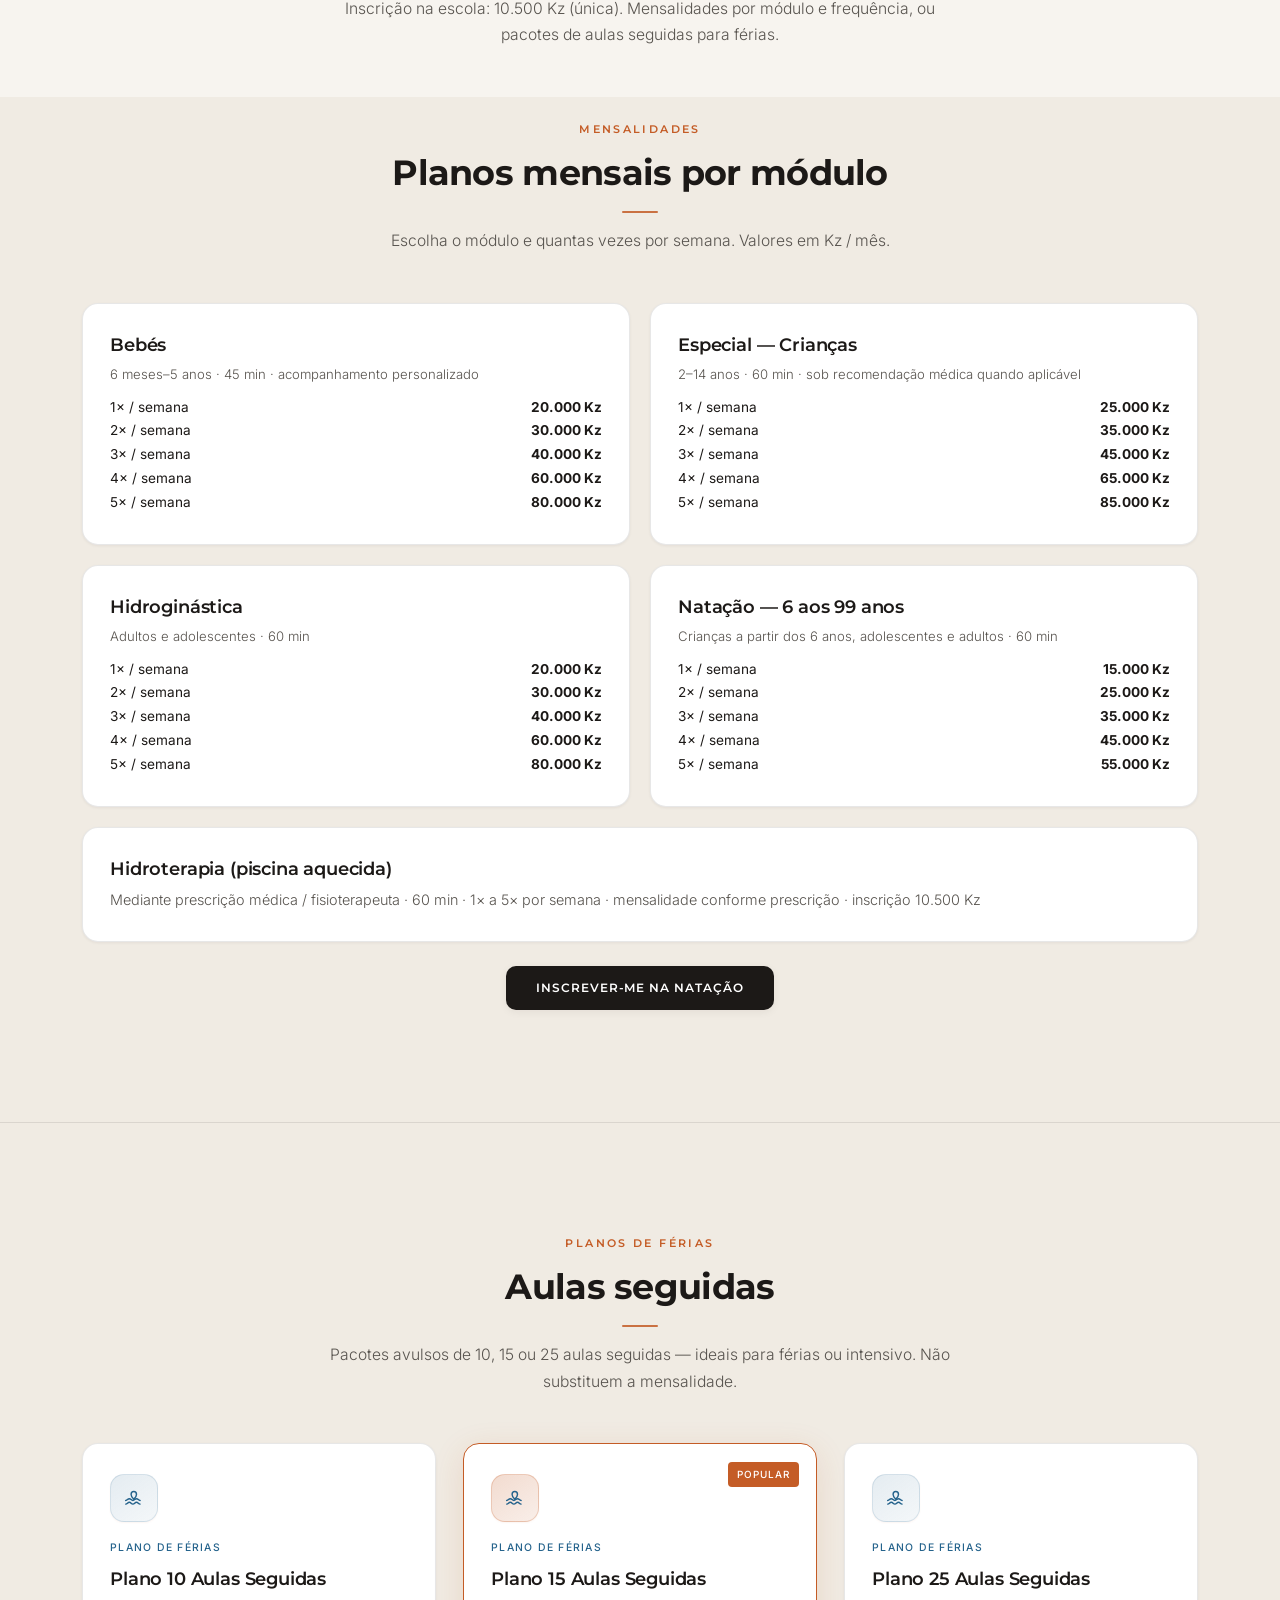
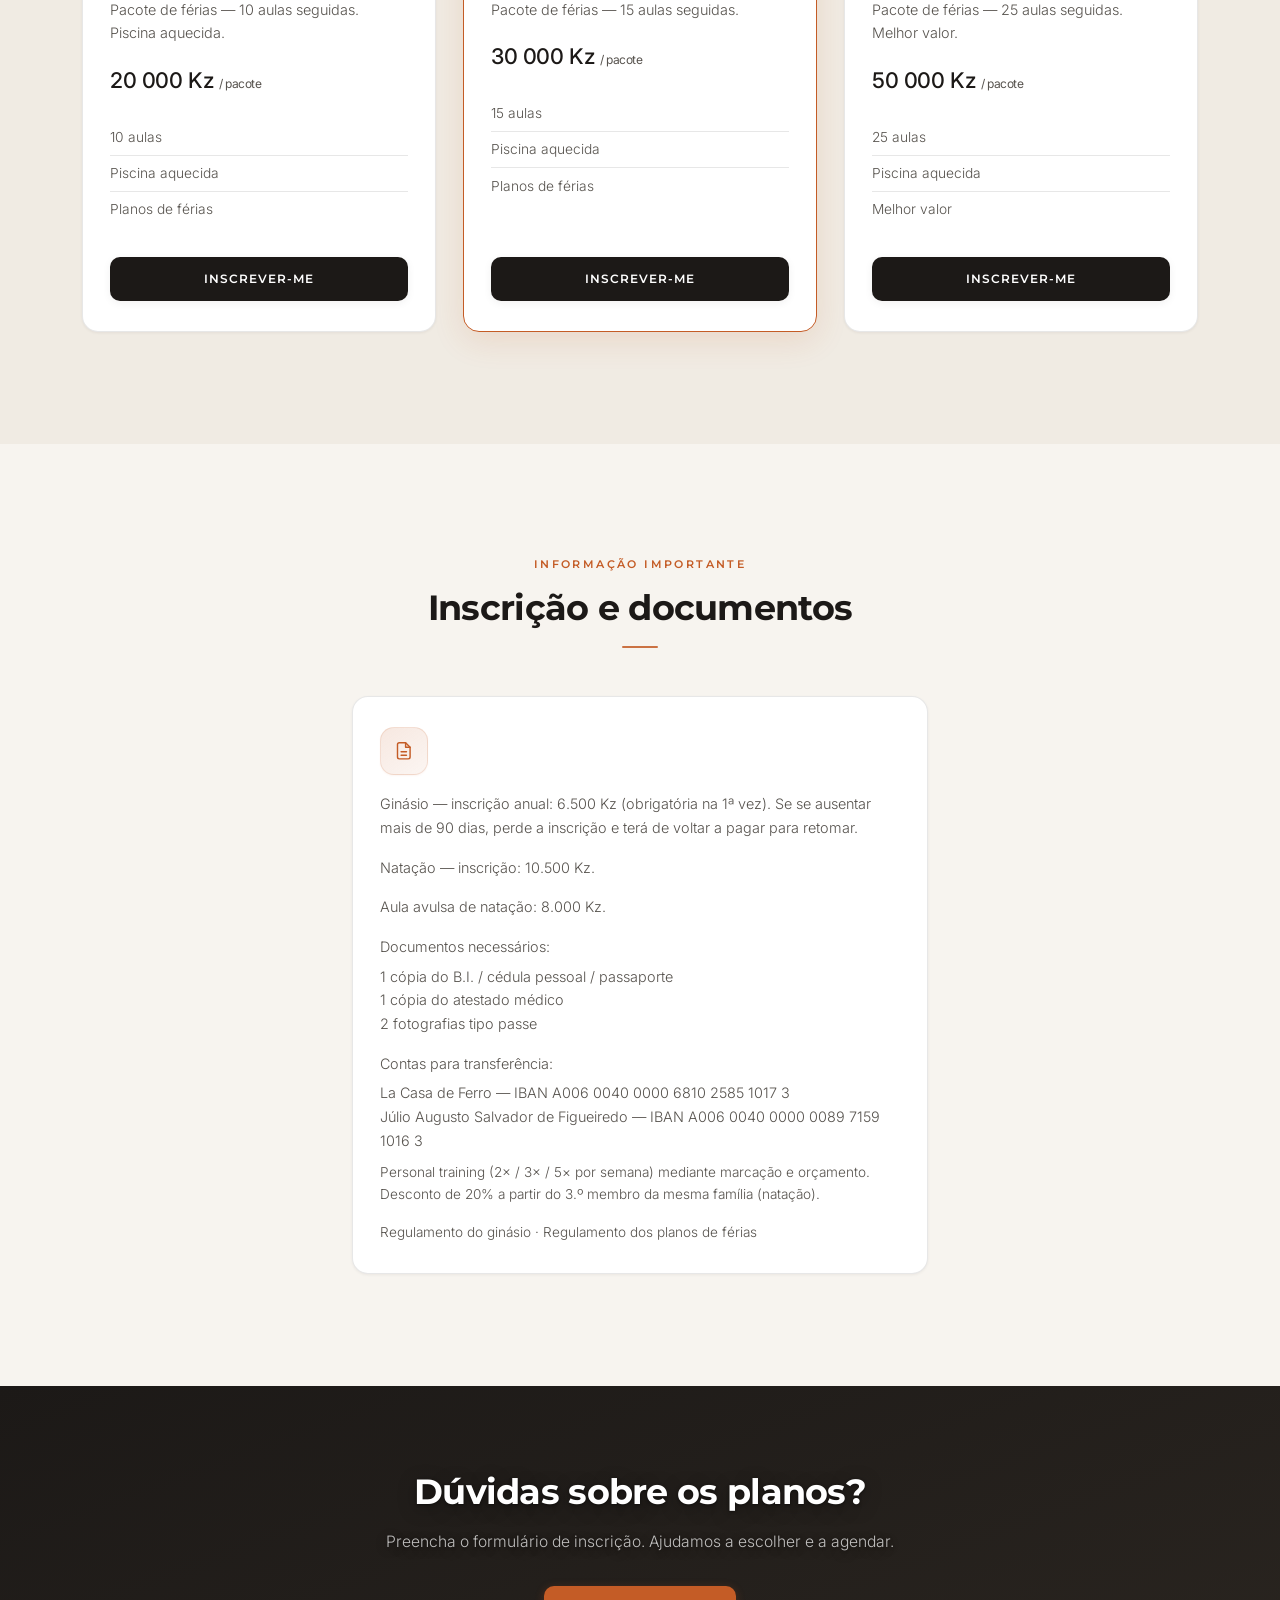
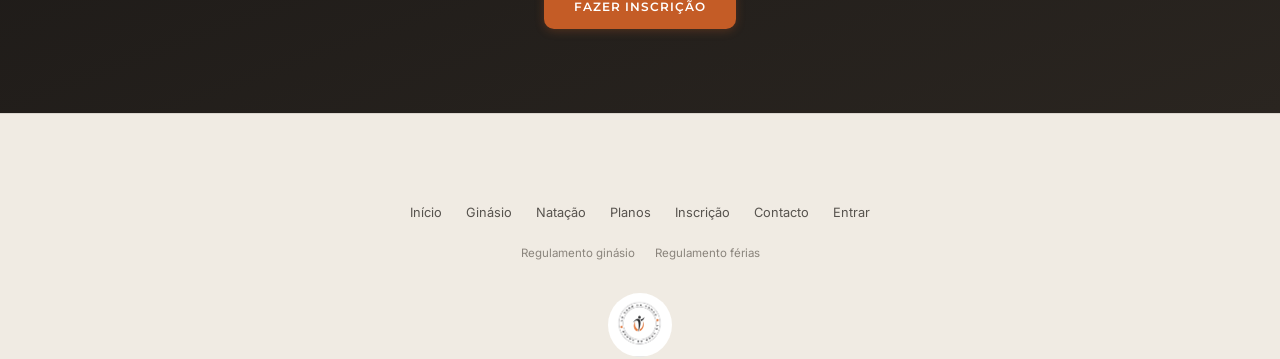
<file: buzios/planos.html>
<!DOCTYPE html>
<html lang="pt">
<head>
  <meta charset="UTF-8">
  <meta name="viewport" content="width=device-width, initial-scale=1, viewport-fit=cover">
  <title>Planos & Preços — Ginásio e Natação em Kifica | Búzios</title>
  <meta name="description" content="Planos e preços do Búzios Health Club em Kifica, Benfica — ginásio e escola de natação em Luanda. Mensalidades a partir de 27.000 Kz.">
  <meta name="keywords" content="planos ginásio Luanda, preços ginásio Kifica, kifica ginásio preços, mensalidade natação Luanda, Búzios Health Club">
  <meta name="theme-color" content="#0f2a32">
  <meta name="apple-mobile-web-app-capable" content="yes">
  <meta name="apple-mobile-web-app-status-bar-style" content="black-translucent">
  <meta name="apple-mobile-web-app-title" content="Búzios">
  <link rel="canonical" href="https://www.buzioshealthclub.com/planos.html">
  <meta property="og:type" content="website">
  <meta property="og:locale" content="pt_AO">
  <meta property="og:site_name" content="Búzios Health Club">
  <meta property="og:title" content="Planos & Preços — Búzios Health Club">
  <meta property="og:description" content="Planos de ginásio e natação em Kifica, Benfica. Mensalidades a partir de 27.000 Kz.">
  <meta property="og:url" content="https://www.buzioshealthclub.com/planos.html">
  <meta property="og:image" content="https://res.cloudinary.com/ogtzpc3v/image/upload/v1793111894/buzios/rbl7aqadp2pcocz3dcrz.jpg">
  <meta name="twitter:card" content="summary_large_image">
  <meta name="twitter:title" content="Planos & Preços — Búzios Health Club">
  <meta name="twitter:description" content="Planos de ginásio e natação em Kifica. A partir de 27.000 Kz/mês.">
  <meta name="twitter:image" content="https://res.cloudinary.com/ogtzpc3v/image/upload/v1793111894/buzios/rbl7aqadp2pcocz3dcrz.jpg">
  <link rel="preconnect" href="https://fonts.googleapis.com">
  <link rel="preconnect" href="https://fonts.gstatic.com" crossorigin>
  <link href="https://fonts.googleapis.com/css2?family=Montserrat:wght@500;600;700&family=Inter:wght@300;400;500;600&display=swap" rel="stylesheet">
  <link rel="stylesheet" href="css/styles.css?v=20261108f">
  <link rel="manifest" href="/manifest.json">
  <link rel="apple-touch-icon" href="/icons/apple-touch-icon.png" sizes="180x180">
  <link rel="icon" href="/favicon.ico" sizes="any">
  <link rel="icon" type="image/png" sizes="48x48" href="/icons/favicon-48.png">
  <link rel="icon" type="image/png" sizes="96x96" href="/icons/favicon-96.png">
  <link rel="icon" type="image/png" sizes="192x192" href="/icons/favicon-192.png">
  <link rel="shortcut icon" href="/favicon.ico">
</head>
<body>
    <div class="announce-bar" id="announceBar">
    <div class="announce-inner">
      <span class="announce-item">Inscrição anual <span class="accent">6.500 Kz</span></span>
      <span class="announce-sep" aria-hidden="true"></span>
      <span class="announce-item">Documentos no local</span>
    </div>
  </div>

<header class="site-header scrolled" id="siteHeader">
    <div class="header-inner">
      <button class="hamburger" id="hamburger" aria-label="Menu" aria-expanded="false">
        <span></span><span></span><span></span>
      </button>
      <a href="index.html" class="brand">
        <span class="brand-text">
          <span class="brand-name">Búzios</span>
          <span class="brand-tag">Health Club</span>
        </span>
      </a>
      <div class="header-right" aria-hidden="true"></div>
      <nav class="desktop-nav" aria-label="Principal">
        <a href="index.html" class="nav-link">Início</a>
        <a href="ginasio.html" class="nav-link">Ginásio</a>
        <a href="natacao.html" class="nav-link">Natação</a>
        <a href="planos.html" class="nav-link">Planos</a>
        <a href="inscricao.html" class="nav-link">Inscrição</a>
        <a href="contacto.html" class="nav-link">Contacto</a>
        <a href="conta.html" class="nav-link">Entrar</a>
        <button type="button" class="nav-link nav-install-btn" id="installSiteAppBtn" title="Instalar app no dispositivo">Instalar app</button>
      </nav>
    </div>
  </header>

  <div class="drawer-overlay" id="drawerOverlay"></div>
  <aside class="drawer" id="drawer" aria-hidden="true">
    <div class="drawer-header">
      <div class="drawer-brand brand">
        <img class="brand-logo" src="icons/logo.png" width="36" height="36" alt="Búzios Health Club">
        <span class="brand-text">
          <span class="brand-name">Búzios</span>
          <span class="brand-tag">Health Club</span>
        </span>
      </div>
      <button class="drawer-close" id="drawerClose" aria-label="Fechar">×</button>
    </div>
    <nav class="drawer-nav">
      <a href="index.html">Início</a>
      <a href="ginasio.html">Ginásio</a>
      <a href="natacao.html">Natação</a>
      <a href="planos.html">Planos & Preços</a>
      <a href="inscricao.html">Inscrição</a>
      <a href="contacto.html">Contacto</a>
      <a href="conta.html">Entrar</a>
      <button type="button" class="drawer-install-btn" id="installSiteAppBtnDrawer" title="Instalar app no dispositivo">
        <span class="drawer-install-icon" aria-hidden="true">↓</span>
        Instalar app
      </button>
    </nav>
    <div class="drawer-footer">
      <p>Rua 21-C, travessa 5, nº 57-59, Benfica · Kifica<br>Luanda · Angola</p>
      <p style="margin-top:0.75rem">Recepção: <a href="tel:+244941390517">941 390 517</a></p>
    </div>
  </aside>

  <main>
    <section class="page-hero" data-site-img-bg="planos">
      <div class="page-hero-overlay"></div>
      <div class="container">
        <p class="section-eyebrow" data-i18n="planos.hero.eyebrow">Planos & Preços</p>
        <h1 class="section-title" data-i18n="planos.hero.title">Escolha o que melhor se adapta a si</h1>
        <p class="section-desc" data-i18n="planos.hero.desc">Ginásio e natação. Inscrição anual obrigatória na primeira visita ao ginásio. Todos os valores em Kwanzas (Kz).</p>
      </div>
    </section>

    <section class="section" id="planos-ginasio">
      <div class="container">
        <div class="section-header reveal">
          <p class="section-eyebrow" data-i18n="planos.gym.eyebrow">Ginásio</p>
          <h2 class="section-title" data-i18n="planos.gym.title">Planos Búzios Health Club</h2>
          <p class="section-desc" data-i18n="planos.gym.desc">Mensalidades e serviços do ginásio. Inscrição anual de 6.500 Kz na primeira visita.</p>
        </div>
        <div class="grid-3" id="plansGridGym">
          <!-- Populated by app.js -->
        </div>
      </div>
    </section>

    <!-- ===== Escola de Natação ===== -->
    <section class="section" id="planos-natacao" style="padding-bottom:0">
      <div class="container">
        <div class="section-header reveal">
          <p class="section-eyebrow" data-i18n="planos.swim.eyebrow">Escola de Natação</p>
          <h2 class="section-title" data-i18n="planos.swim.title">Piscina aquecida · Kifica</h2>
          <p class="section-desc" data-i18n="planos.swim.desc">Inscrição na escola: 10.500 Kz (única). Mensalidades por módulo e frequência, ou pacotes de aulas seguidas para férias.</p>
        </div>
      </div>
    </section>

    <section class="section" style="background: var(--color-surface-soft); padding-top:1.5rem" id="mensalidades-natacao">
      <div class="container">
        <div class="section-header">
          <p class="section-eyebrow" data-i18n="planos.monthly.eyebrow">Mensalidades</p>
          <h2 class="section-title" data-i18n="planos.monthly.title">Planos mensais por módulo</h2>
          <p class="section-desc" data-i18n="planos.monthly.desc">Escolha o módulo e quantas vezes por semana. Valores em Kz / mês.</p>
        </div>
        <div class="grid-2" style="gap:1.25rem">
          <article class="card">
            <div class="card-body">
              <h3 class="card-title" data-i18n="swim.mod.bebes.title">Bebés</h3>
              <p class="card-text muted" style="font-size:0.82rem;margin-bottom:0.65rem" data-i18n="swim.mod.bebes.desc">6 meses–5 anos · 45 min · acompanhamento personalizado</p>
              <div style="font-size:0.85rem;line-height:1.75">
                <div style="display:flex;justify-content:space-between;"><span data-i18n="swim.freq.1x">1× / semana</span><strong data-i18n="swim.mod.bebes.1x">20.000 Kz</strong></div>
                <div style="display:flex;justify-content:space-between;"><span data-i18n="swim.freq.2x">2× / semana</span><strong data-i18n="swim.mod.bebes.2x">30.000 Kz</strong></div>
                <div style="display:flex;justify-content:space-between;"><span data-i18n="swim.freq.3x">3× / semana</span><strong data-i18n="swim.mod.bebes.3x">40.000 Kz</strong></div>
                <div style="display:flex;justify-content:space-between;"><span data-i18n="swim.freq.4x">4× / semana</span><strong data-i18n="swim.mod.bebes.4x">60.000 Kz</strong></div>
                <div style="display:flex;justify-content:space-between;"><span data-i18n="swim.freq.5x">5× / semana</span><strong data-i18n="swim.mod.bebes.5x">80.000 Kz</strong></div>
              </div>
            </div>
          </article>
          <article class="card">
            <div class="card-body">
              <h3 class="card-title" data-i18n="swim.mod.especial.title">Especial — Crianças</h3>
              <p class="card-text muted" style="font-size:0.82rem;margin-bottom:0.65rem" data-i18n="swim.mod.especial.desc">2–14 anos · 60 min · sob recomendação médica quando aplicável</p>
              <div style="font-size:0.85rem;line-height:1.75">
                <div style="display:flex;justify-content:space-between;"><span data-i18n="swim.freq.1x">1× / semana</span><strong data-i18n="swim.mod.especial.1x">25.000 Kz</strong></div>
                <div style="display:flex;justify-content:space-between;"><span data-i18n="swim.freq.2x">2× / semana</span><strong data-i18n="swim.mod.especial.2x">35.000 Kz</strong></div>
                <div style="display:flex;justify-content:space-between;"><span data-i18n="swim.freq.3x">3× / semana</span><strong data-i18n="swim.mod.especial.3x">45.000 Kz</strong></div>
                <div style="display:flex;justify-content:space-between;"><span data-i18n="swim.freq.4x">4× / semana</span><strong data-i18n="swim.mod.especial.4x">65.000 Kz</strong></div>
                <div style="display:flex;justify-content:space-between;"><span data-i18n="swim.freq.5x">5× / semana</span><strong data-i18n="swim.mod.especial.5x">85.000 Kz</strong></div>
              </div>
            </div>
          </article>
          <article class="card">
            <div class="card-body">
              <h3 class="card-title" data-i18n="swim.mod.hidro.title">Hidroginástica</h3>
              <p class="card-text muted" style="font-size:0.82rem;margin-bottom:0.65rem" data-i18n="swim.mod.hidro.desc">Adultos e adolescentes · 60 min</p>
              <div style="font-size:0.85rem;line-height:1.75">
                <div style="display:flex;justify-content:space-between;"><span data-i18n="swim.freq.1x">1× / semana</span><strong data-i18n="swim.mod.hidro.1x">20.000 Kz</strong></div>
                <div style="display:flex;justify-content:space-between;"><span data-i18n="swim.freq.2x">2× / semana</span><strong data-i18n="swim.mod.hidro.2x">30.000 Kz</strong></div>
                <div style="display:flex;justify-content:space-between;"><span data-i18n="swim.freq.3x">3× / semana</span><strong data-i18n="swim.mod.hidro.3x">40.000 Kz</strong></div>
                <div style="display:flex;justify-content:space-between;"><span data-i18n="swim.freq.4x">4× / semana</span><strong data-i18n="swim.mod.hidro.4x">60.000 Kz</strong></div>
                <div style="display:flex;justify-content:space-between;"><span data-i18n="swim.freq.5x">5× / semana</span><strong data-i18n="swim.mod.hidro.5x">80.000 Kz</strong></div>
              </div>
            </div>
          </article>
          <article class="card">
            <div class="card-body">
              <h3 class="card-title" data-i18n="swim.mod.natacao699.title">Natação — 6 aos 99 anos</h3>
              <p class="card-text muted" style="font-size:0.82rem;margin-bottom:0.65rem" data-i18n="swim.mod.natacao699.desc">Crianças a partir dos 6 anos, adolescentes e adultos · 60 min</p>
              <div style="font-size:0.85rem;line-height:1.75">
                <div style="display:flex;justify-content:space-between;"><span data-i18n="swim.freq.1x">1× / semana</span><strong data-i18n="swim.mod.natacao699.1x">15.000 Kz</strong></div>
                <div style="display:flex;justify-content:space-between;"><span data-i18n="swim.freq.2x">2× / semana</span><strong data-i18n="swim.mod.natacao699.2x">25.000 Kz</strong></div>
                <div style="display:flex;justify-content:space-between;"><span data-i18n="swim.freq.3x">3× / semana</span><strong data-i18n="swim.mod.natacao699.3x">35.000 Kz</strong></div>
                <div style="display:flex;justify-content:space-between;"><span data-i18n="swim.freq.4x">4× / semana</span><strong data-i18n="swim.mod.natacao699.4x">45.000 Kz</strong></div>
                <div style="display:flex;justify-content:space-between;"><span data-i18n="swim.freq.5x">5× / semana</span><strong data-i18n="swim.mod.natacao699.5x">55.000 Kz</strong></div>
              </div>
            </div>
          </article>
          <article class="card" style="grid-column:1 / -1">
            <div class="card-body">
              <h3 class="card-title" data-i18n="swim.mod.hidroterapia.title">Hidroterapia (piscina aquecida)</h3>
              <p class="card-text" style="font-size:0.9rem;margin:0" data-i18n="swim.mod.hidroterapia.desc">Mediante prescrição médica / fisioterapeuta · 60 min · 1× a 5× por semana · mensalidade conforme prescrição · inscrição 10.500 Kz</p>
            </div>
          </article>
        </div>
        <p style="text-align:center;margin-top:1.5rem">
          <a href="inscricao.html?area=natacao" class="btn btn-primary">Inscrever-me na natação</a>
        </p>
      </div>
    </section>

    <section class="section section-plans-swim" id="planos-ferias">
      <div class="container">
        <div class="section-header reveal">
          <p class="section-eyebrow" data-i18n="planos.ferias.eyebrow">Planos de férias</p>
          <h2 class="section-title" data-i18n="planos.ferias.title">Aulas seguidas</h2>
          <p class="section-desc" data-i18n="swim.ferias.desc">Pacotes avulsos de 10, 15 ou 25 aulas seguidas — ideais para férias ou intensivo. Não substituem a mensalidade.</p>
        </div>
        <div class="grid-3" id="plansGridSwim">
          <!-- Pacotes de férias only — populated by app.js -->
        </div>
      </div>
    </section>

    <section class="section">
      <div class="container" style="max-width:640px">
        <div class="section-header">
          <p class="section-eyebrow" data-i18n="planos.info.eyebrow">Informação importante</p>
          <h2 class="section-title" data-i18n="planos.info.title">Inscrição e documentos</h2>
        </div>
        <div class="card">
          <div class="card-body">
            <span class="card-icon" aria-hidden="true"><svg viewBox="0 0 24 24" fill="none" stroke="currentColor" stroke-width="1.5" stroke-linecap="round" stroke-linejoin="round"><path d="M14 3H7a2 2 0 0 0-2 2v14a2 2 0 0 0 2 2h10a2 2 0 0 0 2-2V8l-5-5z"/><path d="M14 3v5h5M9 13h6M9 17h6"/></svg></span>
            <p class="card-text" style="margin-bottom:1rem" data-i18n="planos.info.gymFee">Ginásio — inscrição anual: 6.500 Kz (obrigatória na 1ª vez). Se se ausentar mais de 90 dias, perde a inscrição e terá de voltar a pagar para retomar.</p>
            <p class="card-text" style="margin-bottom:1rem" data-i18n="planos.info.swimFee">Natação — inscrição: 10.500 Kz.</p>
            <p class="card-text" style="margin-bottom:1rem" data-i18n="planos.info.swimAvulsa">Aula avulsa de natação: 8.000 Kz.</p>
            <p class="card-text" style="margin-bottom:0.35rem" data-i18n="planos.info.docsTitle"><strong>Documentos necessários:</strong></p>
            <p class="card-text" style="margin-bottom:1rem;white-space:pre-line" data-i18n="planos.info.docs">1 cópia do B.I. / cédula pessoal / passaporte
1 cópia do atestado médico
2 fotografias tipo passe</p>
            <p class="card-text mt-2" style="margin-bottom:0.35rem" data-i18n="planos.info.transferTitle"><strong>Contas para transferência:</strong></p>
            <p class="card-text" style="margin-top:0.35rem;white-space:pre-line" data-i18n="planos.info.transfer">La Casa de Ferro — IBAN A006 0040 0000 6810 2585 1017 3
Júlio Augusto Salvador de Figueiredo — IBAN A006 0040 0000 0089 7159 1016 3</p>
            <p class="card-text mt-1 muted" style="font-size:0.85rem" data-i18n="planos.info.note">Personal training (2× / 3× / 5× por semana) mediante marcação e orçamento. Desconto de 20% a partir do 3.º membro da mesma família (natação).</p>
            <p class="card-text muted" style="font-size:0.85rem;margin-top:1rem;margin-bottom:0">
              <a href="regulamento-ginasio.html">Regulamento do ginásio</a>
              ·
              <a href="regulamento-ferias.html">Regulamento dos planos de férias</a>
            </p>
          </div>
        </div>
      </div>
    </section>

    <section class="cta-band">
      <div class="container">
        <h2 class="section-title" data-i18n="planos.cta.title">Dúvidas sobre os planos?</h2>
        <p class="section-desc" data-i18n="planos.cta.desc">Preencha o formulário de inscrição. Ajudamos a escolher e a agendar.</p>
        <a href="inscricao.html" class="btn btn-accent" data-i18n="planos.cta.btn">Fazer inscrição</a>
      </div>
    </section>
  </main>

  <footer class="site-footer">
    <div class="footer-inner">
      <nav class="footer-links">
        <a href="index.html">Início</a>
        <a href="ginasio.html">Ginásio</a>
        <a href="natacao.html">Natação</a>
        <a href="planos.html">Planos</a>
        <a href="inscricao.html">Inscrição</a>
        <a href="contacto.html">Contacto</a>
        <a href="conta.html">Entrar</a>
      </nav>
      <div class="footer-legal">
        <a href="regulamento-ginasio.html" data-i18n="footer.legal.regGym">Regulamento ginásio</a>
        <a href="regulamento-ferias.html" data-i18n="footer.legal.regFerias">Regulamento férias</a>
      </div>
      <div class="footer-brand"><img src="icons/logo.png" width="64" height="64" alt="Búzios Health Club · La Casa de Ferro"></div>
      <p class="footer-copy">© <span id="year"></span> Búzios Health Club · La Casa de Ferro</p>
    </div>
  </footer>

  

  <script src="js/products.js"></script>
  <script src="js/app.js?v=20261105p"></script>
  <script>document.getElementById('year').textContent = new Date().getFullYear();</script>

  <script>
    if ('serviceWorker' in navigator) {
      navigator.serviceWorker.register('/sw.js').catch(function () {});
    }
  </script>

  <div class="modal-backdrop" id="installSiteModal" hidden>
    <div class="install-modal" role="dialog" aria-modal="true" aria-labelledby="installSiteTitle">
      <button type="button" class="install-modal-close" id="closeInstallSiteModal" aria-label="Fechar">×</button>
      <h2 id="installSiteTitle">Instalar Búzios</h2>
      <p id="installSiteBody" class="install-modal-body">Adicione o site ao ecrã inicial para abrir como aplicação.</p>
      <ol id="installSiteSteps" class="install-modal-steps"></ol>
      <div class="install-modal-actions">
        <button type="button" class="btn btn-primary" id="installSiteConfirmBtn" hidden>Instalar agora</button>
        <button type="button" class="btn btn-ghost" id="installSiteDismissBtn">Fechar</button>
      </div>
    </div>
  </div>

</body>
</html>
</file>
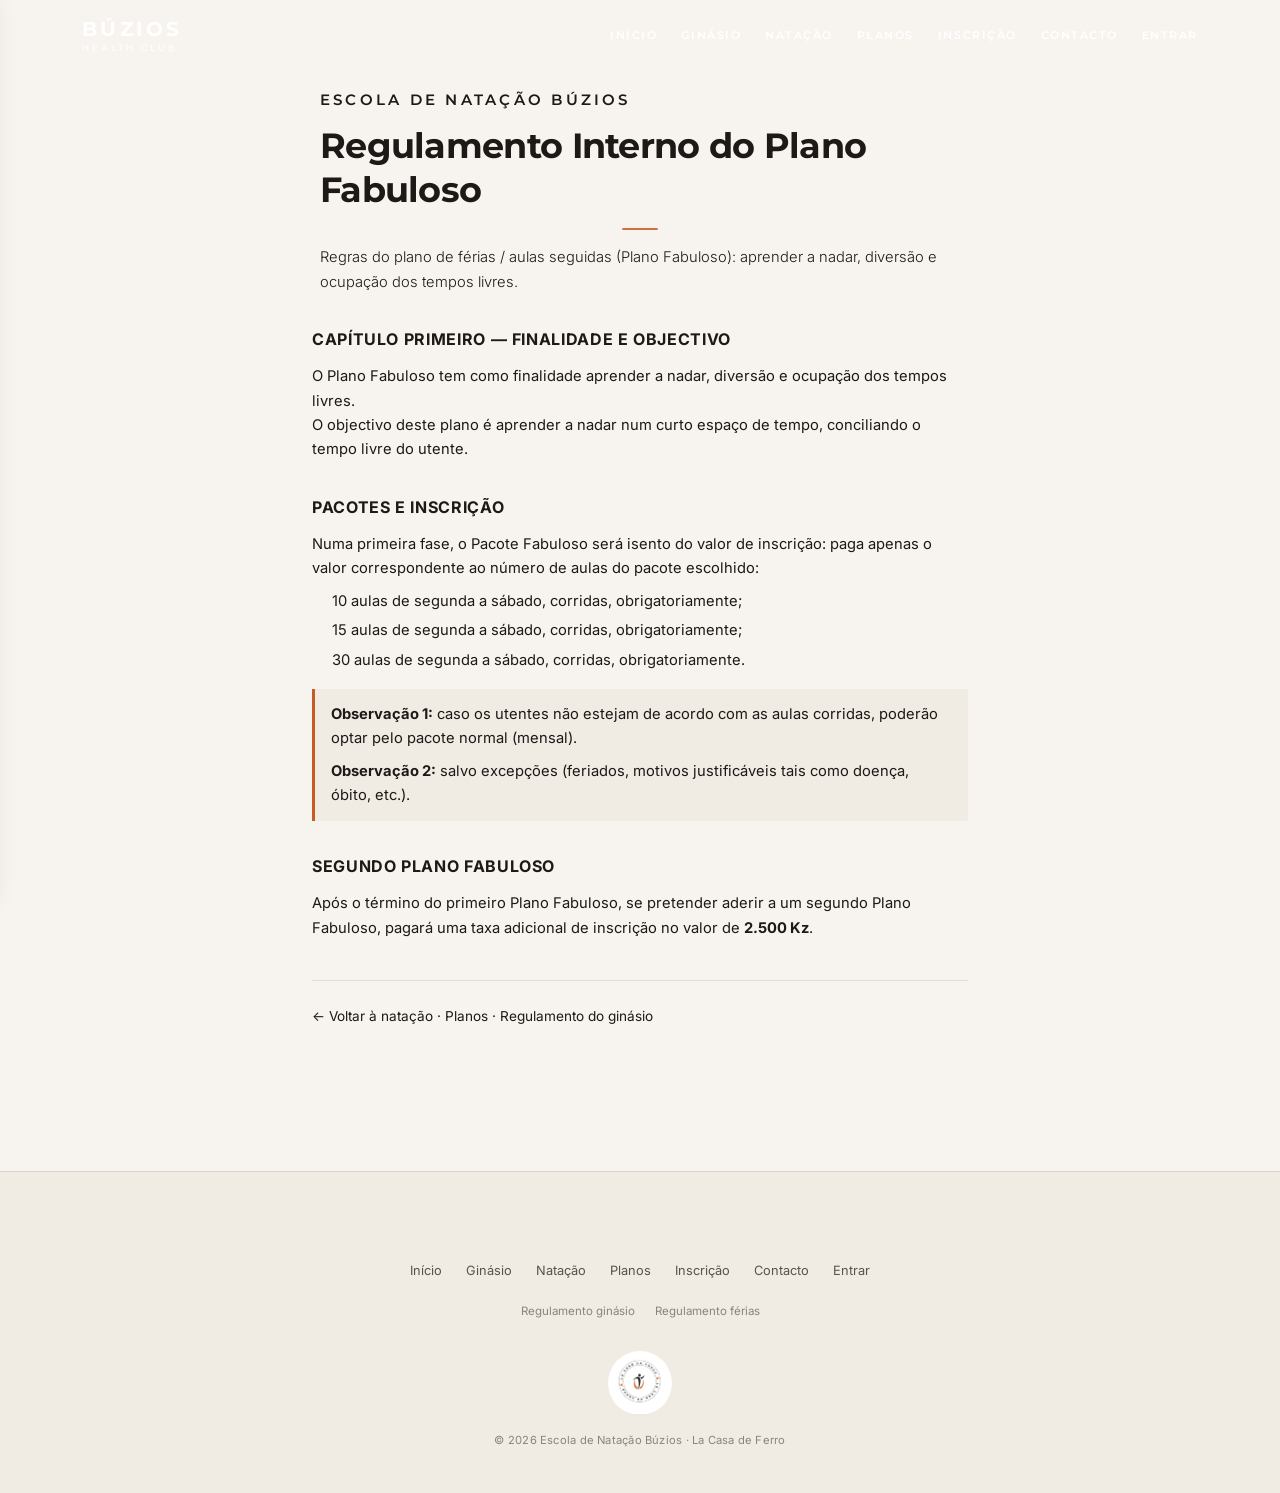
<file: buzios/regulamento-ferias.html>
<!DOCTYPE html>
<html lang="pt">
<head>
  <meta charset="UTF-8">
  <meta name="viewport" content="width=device-width, initial-scale=1, viewport-fit=cover">
  <title>Regulamento Plano de Férias — Escola de Natação Búzios</title>
  <meta name="description" content="Regulamento interno do Plano Fabuloso (planos de férias / aulas seguidas) da Escola de Natação Búzios.">
  <meta name="robots" content="noindex,follow">
  <meta name="theme-color" content="#0f2a32">
  <link rel="canonical" href="https://www.buzioshealthclub.com/regulamento-ferias.html">
  <link rel="preconnect" href="https://fonts.googleapis.com">
  <link rel="preconnect" href="https://fonts.gstatic.com" crossorigin>
  <link href="https://fonts.googleapis.com/css2?family=Montserrat:wght@500;600;700&family=Inter:wght@300;400;500;600&display=swap" rel="stylesheet">
  <link rel="stylesheet" href="css/styles.css?v=20261108f">
  <link rel="manifest" href="/manifest.json">
  <link rel="apple-touch-icon" href="/icons/apple-touch-icon.png" sizes="180x180">
  <link rel="icon" href="/favicon.ico" sizes="any">
  <style>
    .reg-doc { max-width: 720px; margin: 0 auto; padding-bottom: 2rem; }
    .reg-doc h2 { font-size: 1rem; letter-spacing: 0.04em; text-transform: uppercase; margin: 2rem 0 0.75rem; color: var(--color-text); }
    .reg-doc p, .reg-doc li { font-size: 0.92rem; line-height: 1.65; color: var(--color-text); }
    .reg-doc ol, .reg-doc ul { padding-left: 1.25rem; margin: 0.5rem 0 1rem; }
    .reg-doc li { margin-bottom: 0.35rem; }
    .reg-doc .reg-note { margin: 1rem 0; padding: 0.85rem 1rem; border-left: 3px solid var(--color-accent); background: var(--color-surface-soft); font-size: 0.9rem; }
    .reg-doc .reg-sign { margin-top: 2.5rem; padding-top: 1.5rem; border-top: 1px solid var(--color-border); font-size: 0.9rem; }
  </style>
</head>
<body>
  <header class="site-header scrolled" id="siteHeader">
    <div class="header-inner">
      <button class="hamburger" id="hamburger" aria-label="Menu" aria-expanded="false">
        <span></span><span></span><span></span>
      </button>
      <a href="index.html" class="brand">
        <span class="brand-text">
          <span class="brand-name">Búzios</span>
          <span class="brand-tag">Health Club</span>
        </span>
      </a>
      <div class="header-right" aria-hidden="true"></div>
      <nav class="desktop-nav" aria-label="Principal">
        <a href="index.html" class="nav-link">Início</a>
        <a href="ginasio.html" class="nav-link">Ginásio</a>
        <a href="natacao.html" class="nav-link">Natação</a>
        <a href="planos.html" class="nav-link">Planos</a>
        <a href="inscricao.html" class="nav-link">Inscrição</a>
        <a href="contacto.html" class="nav-link">Contacto</a>
        <a href="conta.html" class="nav-link">Entrar</a>
      </nav>
    </div>
  </header>

  <div class="drawer-overlay" id="drawerOverlay"></div>
  <aside class="drawer" id="drawer" aria-hidden="true">
    <div class="drawer-header">
      <div class="drawer-brand brand">
        <img class="brand-logo" src="icons/logo.png" width="36" height="36" alt="Búzios Health Club">
        <span class="brand-text">
          <span class="brand-name">Búzios</span>
          <span class="brand-tag">Health Club</span>
        </span>
      </div>
      <button class="drawer-close" id="drawerClose" aria-label="Fechar">×</button>
    </div>
    <nav class="drawer-nav">
      <a href="index.html">Início</a>
      <a href="ginasio.html">Ginásio</a>
      <a href="natacao.html">Natação</a>
      <a href="planos.html">Planos &amp; Preços</a>
      <a href="inscricao.html">Inscrição</a>
      <a href="contacto.html">Contacto</a>
      <a href="conta.html">Entrar</a>
      <a href="regulamento-ginasio.html">Regulamento ginásio</a>
      <a href="regulamento-ferias.html">Regulamento férias</a>
    </nav>
  </aside>

  <main>
    <section class="section" style="padding-top:5.5rem">
      <div class="container reg-doc">
        <div class="section-header" style="text-align:left;margin-bottom:1.5rem">
          <p class="section-eyebrow" data-i18n="reg.ferias.eyebrow">Escola de Natação Búzios</p>
          <h1 class="section-title" data-i18n="reg.ferias.title">Regulamento Interno do Plano Fabuloso</h1>
          <p class="section-desc" data-i18n="reg.ferias.intro">Regras do plano de férias / aulas seguidas (Plano Fabuloso): aprender a nadar, diversão e ocupação dos tempos livres.</p>
        </div>

        <h2>Capítulo primeiro — Finalidade e objectivo</h2>
        <p>O Plano Fabuloso tem como finalidade aprender a nadar, diversão e ocupação dos tempos livres.</p>
        <p>O objectivo deste plano é aprender a nadar num curto espaço de tempo, conciliando o tempo livre do utente.</p>

        <h2>Pacotes e inscrição</h2>
        <p>Numa primeira fase, o Pacote Fabuloso será isento do valor de inscrição: paga apenas o valor correspondente ao número de aulas do pacote escolhido:</p>
        <ul>
          <li>10 aulas de segunda a sábado, corridas, obrigatoriamente;</li>
          <li>15 aulas de segunda a sábado, corridas, obrigatoriamente;</li>
          <li>30 aulas de segunda a sábado, corridas, obrigatoriamente.</li>
        </ul>

        <div class="reg-note">
          <p style="margin:0 0 0.5rem"><strong>Observação 1:</strong> caso os utentes não estejam de acordo com as aulas corridas, poderão optar pelo pacote normal (mensal).</p>
          <p style="margin:0"><strong>Observação 2:</strong> salvo excepções (feriados, motivos justificáveis tais como doença, óbito, etc.).</p>
        </div>

        <h2>Segundo plano fabuloso</h2>
        <p>Após o término do primeiro Plano Fabuloso, se pretender aderir a um segundo Plano Fabuloso, pagará uma taxa adicional de inscrição no valor de <strong>2.500 Kz</strong>.</p>

        <div class="reg-sign">
          <p class="muted" style="font-size:0.85rem">
            <a href="natacao.html">← Voltar à natação</a>
            ·
            <a href="planos.html">Planos</a>
            ·
            <a href="regulamento-ginasio.html">Regulamento do ginásio</a>
          </p>
        </div>
      </div>
    </section>
  </main>

  <footer class="site-footer">
    <div class="footer-inner">
      <nav class="footer-links">
        <a href="index.html">Início</a>
        <a href="ginasio.html">Ginásio</a>
        <a href="natacao.html">Natação</a>
        <a href="planos.html">Planos</a>
        <a href="inscricao.html">Inscrição</a>
        <a href="contacto.html">Contacto</a>
        <a href="conta.html">Entrar</a>
      </nav>
      <div class="footer-legal">
        <a href="regulamento-ginasio.html" data-i18n="footer.legal.regGym">Regulamento ginásio</a>
        <a href="regulamento-ferias.html" data-i18n="footer.legal.regFerias">Regulamento férias</a>
      </div>
      <div class="footer-brand"><img src="icons/logo.png" width="64" height="64" alt="Búzios Health Club · La Casa de Ferro"></div>
      <p class="footer-copy">© <span id="year"></span> Escola de Natação Búzios · La Casa de Ferro</p>
    </div>
  </footer>

  <script src="js/products.js"></script>
  <script src="js/app.js?v=20261105p"></script>
  <script>document.getElementById('year').textContent = new Date().getFullYear();</script>
</body>
</html>
</file>
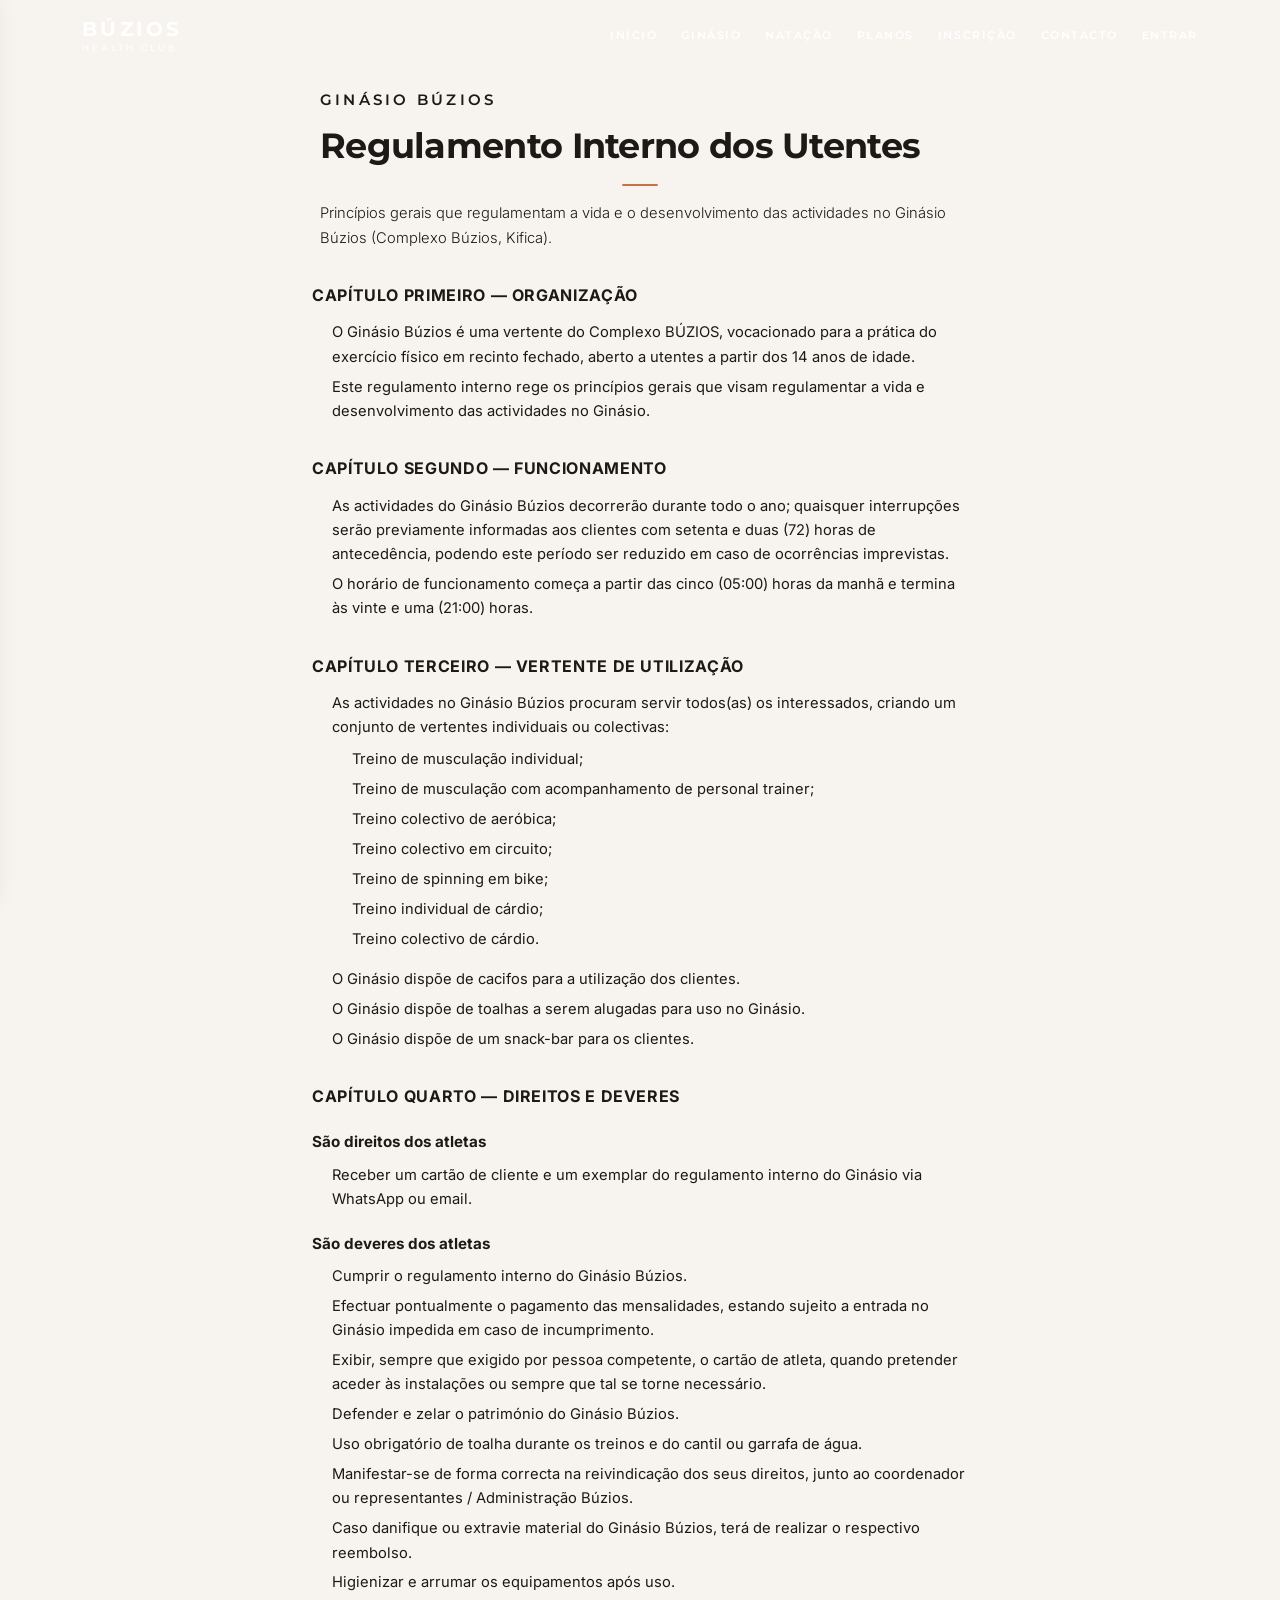
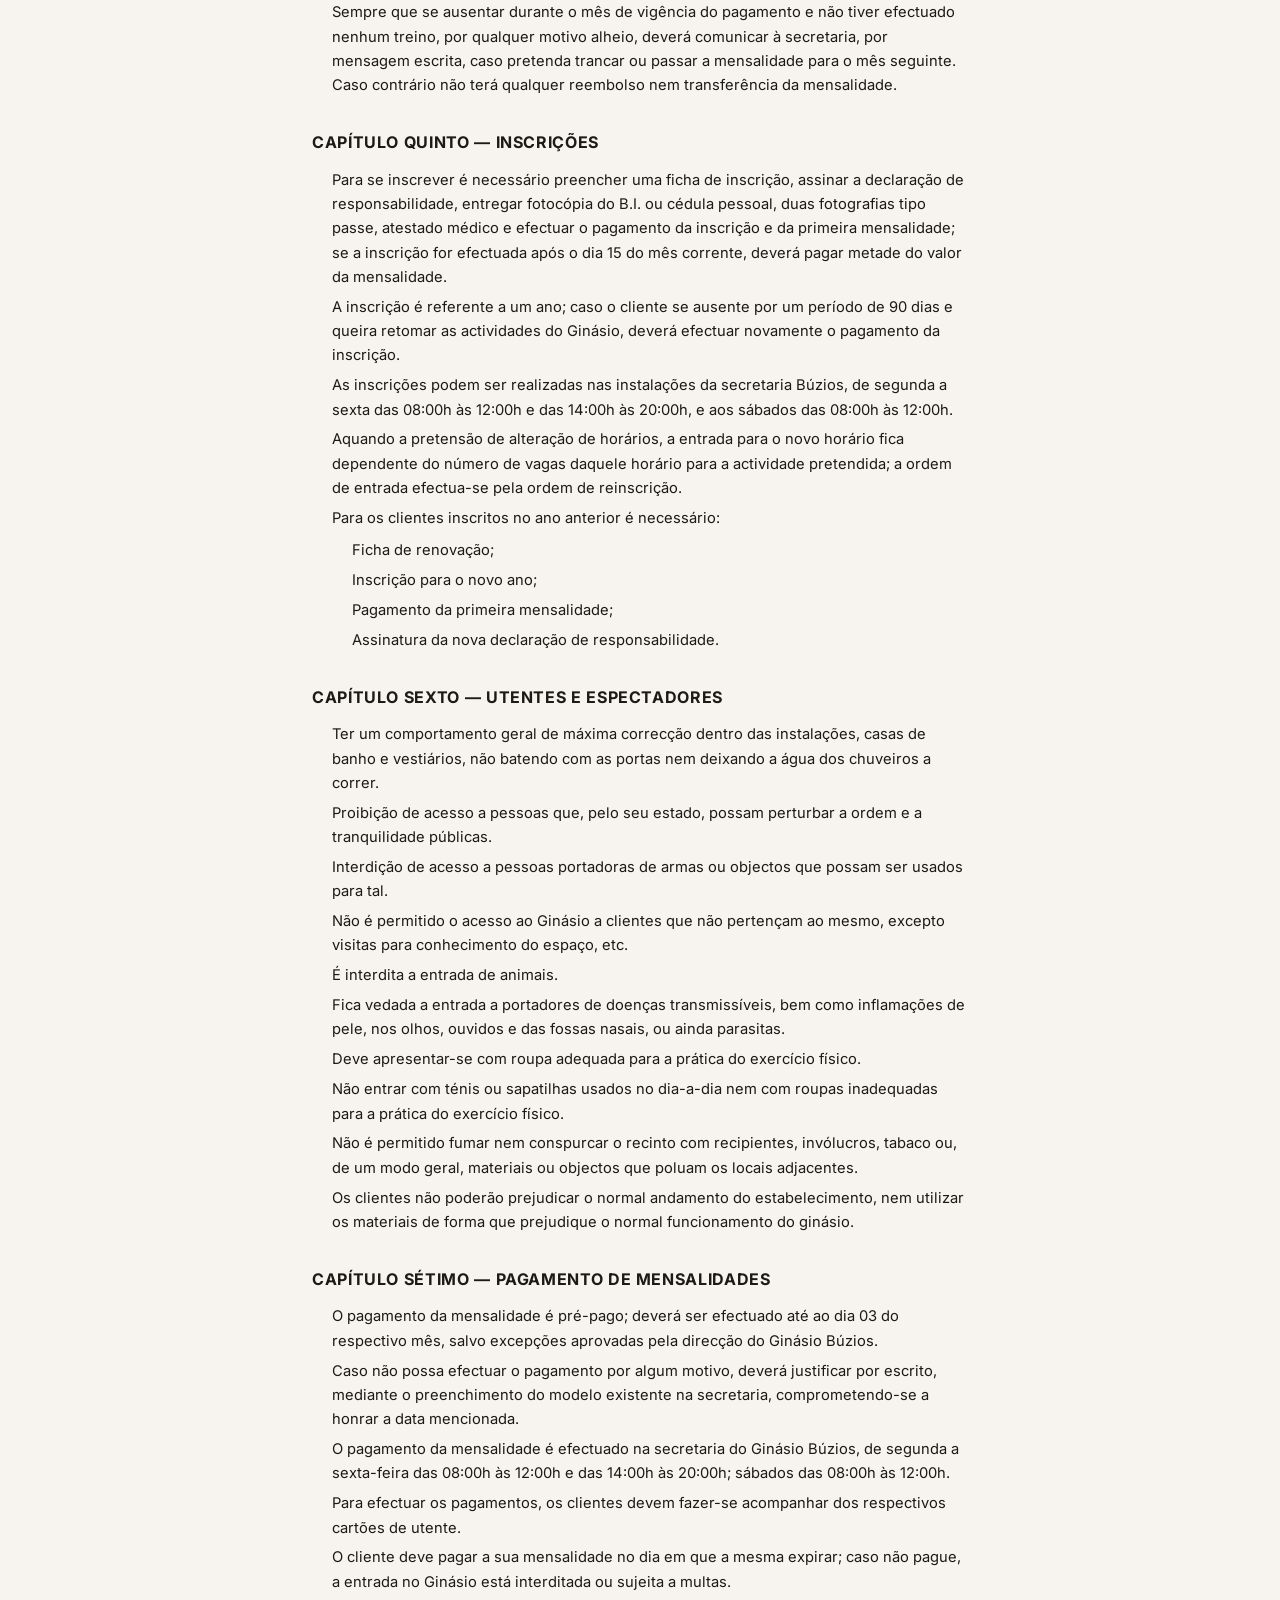
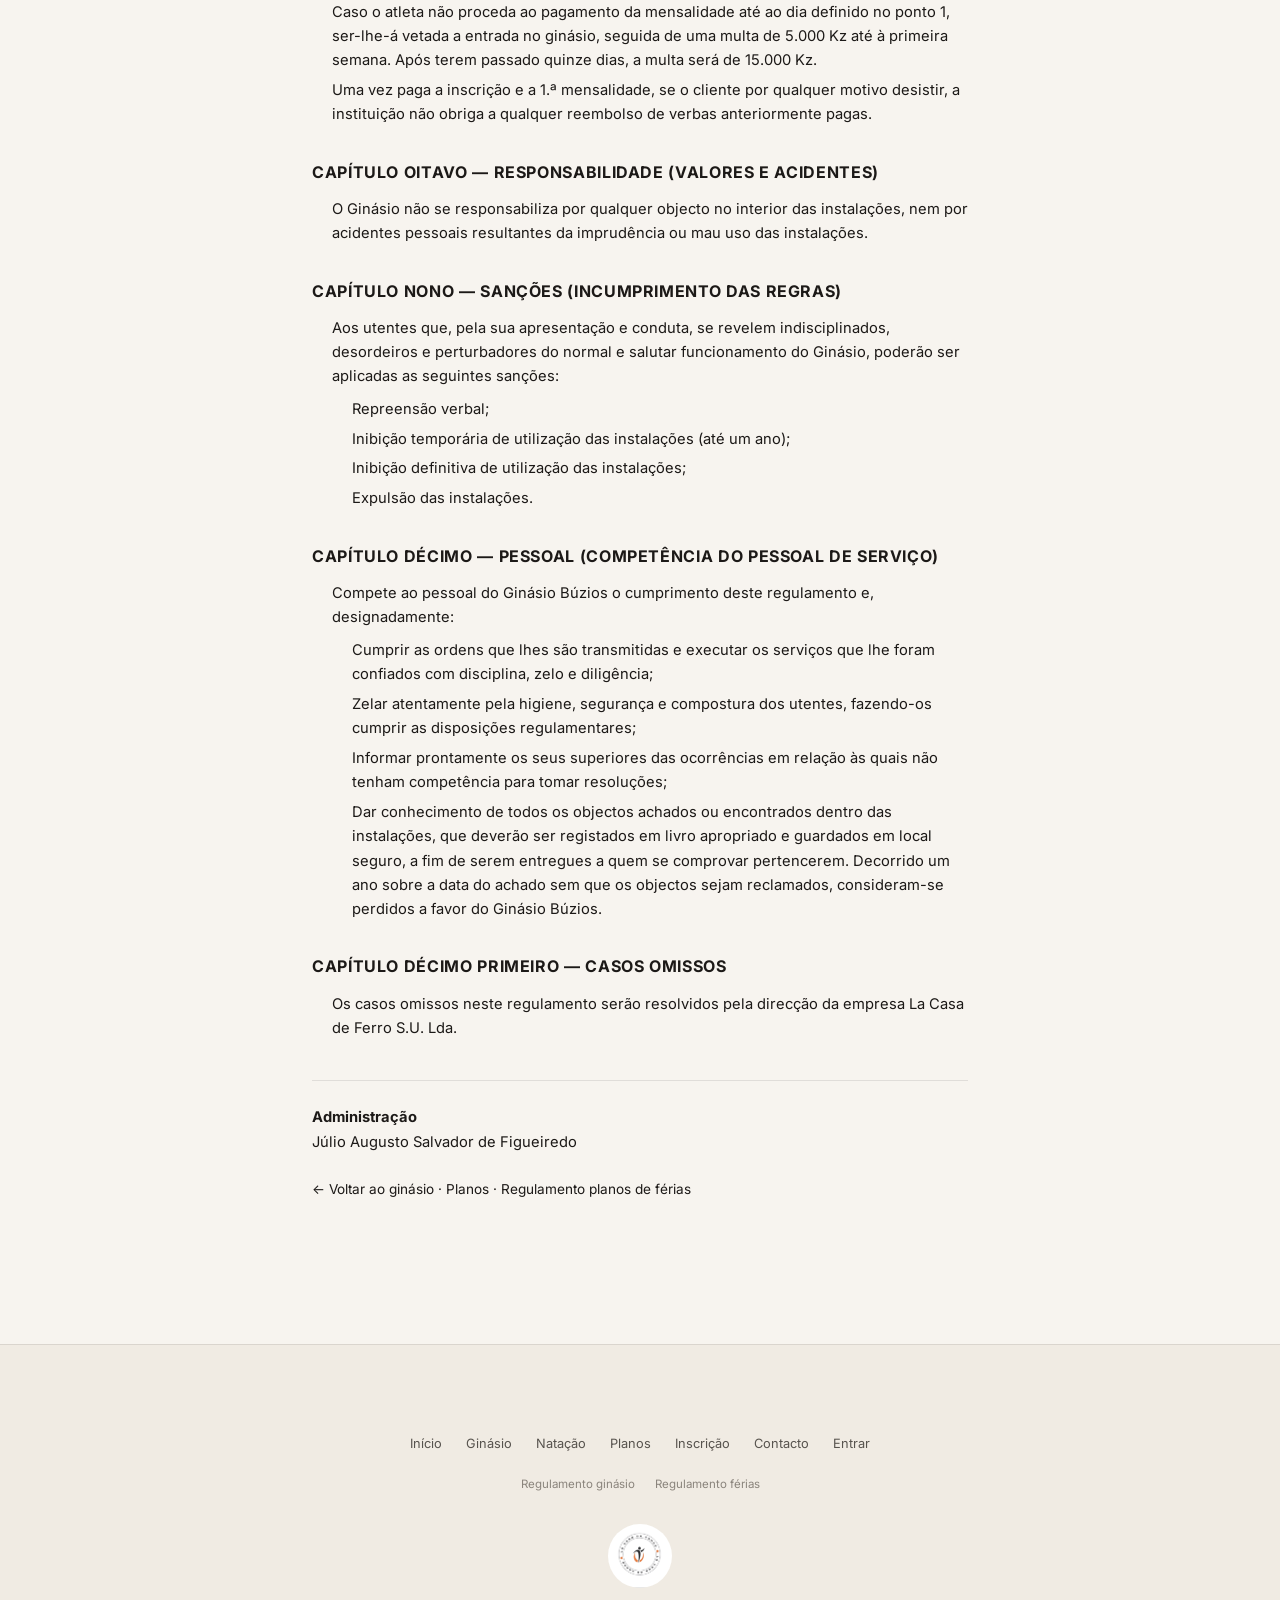
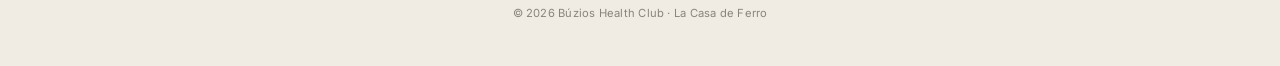
<file: buzios/regulamento-ginasio.html>
<!DOCTYPE html>
<html lang="pt">
<head>
  <meta charset="UTF-8">
  <meta name="viewport" content="width=device-width, initial-scale=1, viewport-fit=cover">
  <title>Regulamento Interno do Ginásio — Búzios Health Club</title>
  <meta name="description" content="Regulamento interno dos utentes do Ginásio Búzios em Kifica, Benfica, Luanda.">
  <meta name="robots" content="noindex,follow">
  <meta name="theme-color" content="#0f2a32">
  <link rel="canonical" href="https://www.buzioshealthclub.com/regulamento-ginasio.html">
  <link rel="preconnect" href="https://fonts.googleapis.com">
  <link rel="preconnect" href="https://fonts.gstatic.com" crossorigin>
  <link href="https://fonts.googleapis.com/css2?family=Montserrat:wght@500;600;700&family=Inter:wght@300;400;500;600&display=swap" rel="stylesheet">
  <link rel="stylesheet" href="css/styles.css?v=20261108f">
  <link rel="manifest" href="/manifest.json">
  <link rel="apple-touch-icon" href="/icons/apple-touch-icon.png" sizes="180x180">
  <link rel="icon" href="/favicon.ico" sizes="any">
  <style>
    .reg-doc { max-width: 720px; margin: 0 auto; padding-bottom: 2rem; }
    .reg-doc h2 { font-size: 1rem; letter-spacing: 0.04em; text-transform: uppercase; margin: 2rem 0 0.75rem; color: var(--color-text); }
    .reg-doc h3 { font-size: 0.95rem; margin: 1.25rem 0 0.5rem; }
    .reg-doc p, .reg-doc li { font-size: 0.92rem; line-height: 1.65; color: var(--color-text); }
    .reg-doc ol, .reg-doc ul { padding-left: 1.25rem; margin: 0.5rem 0 1rem; }
    .reg-doc li { margin-bottom: 0.35rem; }
    .reg-doc .reg-sign { margin-top: 2.5rem; padding-top: 1.5rem; border-top: 1px solid var(--color-border); font-size: 0.9rem; }
  </style>
</head>
<body>
  <header class="site-header scrolled" id="siteHeader">
    <div class="header-inner">
      <button class="hamburger" id="hamburger" aria-label="Menu" aria-expanded="false">
        <span></span><span></span><span></span>
      </button>
      <a href="index.html" class="brand">
        <span class="brand-text">
          <span class="brand-name">Búzios</span>
          <span class="brand-tag">Health Club</span>
        </span>
      </a>
      <div class="header-right" aria-hidden="true"></div>
      <nav class="desktop-nav" aria-label="Principal">
        <a href="index.html" class="nav-link">Início</a>
        <a href="ginasio.html" class="nav-link">Ginásio</a>
        <a href="natacao.html" class="nav-link">Natação</a>
        <a href="planos.html" class="nav-link">Planos</a>
        <a href="inscricao.html" class="nav-link">Inscrição</a>
        <a href="contacto.html" class="nav-link">Contacto</a>
        <a href="conta.html" class="nav-link">Entrar</a>
      </nav>
    </div>
  </header>

  <div class="drawer-overlay" id="drawerOverlay"></div>
  <aside class="drawer" id="drawer" aria-hidden="true">
    <div class="drawer-header">
      <div class="drawer-brand brand">
        <img class="brand-logo" src="icons/logo.png" width="36" height="36" alt="Búzios Health Club">
        <span class="brand-text">
          <span class="brand-name">Búzios</span>
          <span class="brand-tag">Health Club</span>
        </span>
      </div>
      <button class="drawer-close" id="drawerClose" aria-label="Fechar">×</button>
    </div>
    <nav class="drawer-nav">
      <a href="index.html">Início</a>
      <a href="ginasio.html">Ginásio</a>
      <a href="natacao.html">Natação</a>
      <a href="planos.html">Planos &amp; Preços</a>
      <a href="inscricao.html">Inscrição</a>
      <a href="contacto.html">Contacto</a>
      <a href="conta.html">Entrar</a>
      <a href="regulamento-ginasio.html">Regulamento ginásio</a>
      <a href="regulamento-ferias.html">Regulamento férias</a>
    </nav>
  </aside>

  <main>
    <section class="section" style="padding-top:5.5rem">
      <div class="container reg-doc">
        <div class="section-header" style="text-align:left;margin-bottom:1.5rem">
          <p class="section-eyebrow" data-i18n="reg.gym.eyebrow">Ginásio Búzios</p>
          <h1 class="section-title" data-i18n="reg.gym.title">Regulamento Interno dos Utentes</h1>
          <p class="section-desc" data-i18n="reg.gym.intro">Princípios gerais que regulamentam a vida e o desenvolvimento das actividades no Ginásio Búzios (Complexo Búzios, Kifica).</p>
        </div>

        <h2>Capítulo primeiro — Organização</h2>
        <ol>
          <li>O Ginásio Búzios é uma vertente do Complexo BÚZIOS, vocacionado para a prática do exercício físico em recinto fechado, aberto a utentes a partir dos 14 anos de idade.</li>
          <li>Este regulamento interno rege os princípios gerais que visam regulamentar a vida e desenvolvimento das actividades no Ginásio.</li>
        </ol>

        <h2>Capítulo segundo — Funcionamento</h2>
        <ol>
          <li>As actividades do Ginásio Búzios decorrerão durante todo o ano; quaisquer interrupções serão previamente informadas aos clientes com setenta e duas (72) horas de antecedência, podendo este período ser reduzido em caso de ocorrências imprevistas.</li>
          <li>O horário de funcionamento começa a partir das cinco (05:00) horas da manhã e termina às vinte e uma (21:00) horas.</li>
        </ol>

        <h2>Capítulo terceiro — Vertente de utilização</h2>
        <ol>
          <li>As actividades no Ginásio Búzios procuram servir todos(as) os interessados, criando um conjunto de vertentes individuais ou colectivas:
            <ul>
              <li>Treino de musculação individual;</li>
              <li>Treino de musculação com acompanhamento de personal trainer;</li>
              <li>Treino colectivo de aeróbica;</li>
              <li>Treino colectivo em circuito;</li>
              <li>Treino de spinning em bike;</li>
              <li>Treino individual de cárdio;</li>
              <li>Treino colectivo de cárdio.</li>
            </ul>
          </li>
          <li>O Ginásio dispõe de cacifos para a utilização dos clientes.</li>
          <li>O Ginásio dispõe de toalhas a serem alugadas para uso no Ginásio.</li>
          <li>O Ginásio dispõe de um snack-bar para os clientes.</li>
        </ol>

        <h2>Capítulo quarto — Direitos e deveres</h2>
        <h3>São direitos dos atletas</h3>
        <ol>
          <li>Receber um cartão de cliente e um exemplar do regulamento interno do Ginásio via WhatsApp ou email.</li>
        </ol>
        <h3>São deveres dos atletas</h3>
        <ol>
          <li>Cumprir o regulamento interno do Ginásio Búzios.</li>
          <li>Efectuar pontualmente o pagamento das mensalidades, estando sujeito a entrada no Ginásio impedida em caso de incumprimento.</li>
          <li>Exibir, sempre que exigido por pessoa competente, o cartão de atleta, quando pretender aceder às instalações ou sempre que tal se torne necessário.</li>
          <li>Defender e zelar o património do Ginásio Búzios.</li>
          <li>Uso obrigatório de toalha durante os treinos e do cantil ou garrafa de água.</li>
          <li>Manifestar-se de forma correcta na reivindicação dos seus direitos, junto ao coordenador ou representantes / Administração Búzios.</li>
          <li>Caso danifique ou extravie material do Ginásio Búzios, terá de realizar o respectivo reembolso.</li>
          <li>Higienizar e arrumar os equipamentos após uso.</li>
          <li>Sempre que se ausentar durante o mês de vigência do pagamento e não tiver efectuado nenhum treino, por qualquer motivo alheio, deverá comunicar à secretaria, por mensagem escrita, caso pretenda trancar ou passar a mensalidade para o mês seguinte. Caso contrário não terá qualquer reembolso nem transferência da mensalidade.</li>
        </ol>

        <h2>Capítulo quinto — Inscrições</h2>
        <ol>
          <li>Para se inscrever é necessário preencher uma ficha de inscrição, assinar a declaração de responsabilidade, entregar fotocópia do B.I. ou cédula pessoal, duas fotografias tipo passe, atestado médico e efectuar o pagamento da inscrição e da primeira mensalidade; se a inscrição for efectuada após o dia 15 do mês corrente, deverá pagar metade do valor da mensalidade.</li>
          <li>A inscrição é referente a um ano; caso o cliente se ausente por um período de 90 dias e queira retomar as actividades do Ginásio, deverá efectuar novamente o pagamento da inscrição.</li>
          <li>As inscrições podem ser realizadas nas instalações da secretaria Búzios, de segunda a sexta das 08:00h às 12:00h e das 14:00h às 20:00h, e aos sábados das 08:00h às 12:00h.</li>
          <li>Aquando a pretensão de alteração de horários, a entrada para o novo horário fica dependente do número de vagas daquele horário para a actividade pretendida; a ordem de entrada efectua-se pela ordem de reinscrição.</li>
          <li>Para os clientes inscritos no ano anterior é necessário:
            <ul>
              <li>Ficha de renovação;</li>
              <li>Inscrição para o novo ano;</li>
              <li>Pagamento da primeira mensalidade;</li>
              <li>Assinatura da nova declaração de responsabilidade.</li>
            </ul>
          </li>
        </ol>

        <h2>Capítulo sexto — Utentes e espectadores</h2>
        <ol>
          <li>Ter um comportamento geral de máxima correcção dentro das instalações, casas de banho e vestiários, não batendo com as portas nem deixando a água dos chuveiros a correr.</li>
          <li>Proibição de acesso a pessoas que, pelo seu estado, possam perturbar a ordem e a tranquilidade públicas.</li>
          <li>Interdição de acesso a pessoas portadoras de armas ou objectos que possam ser usados para tal.</li>
          <li>Não é permitido o acesso ao Ginásio a clientes que não pertençam ao mesmo, excepto visitas para conhecimento do espaço, etc.</li>
          <li>É interdita a entrada de animais.</li>
          <li>Fica vedada a entrada a portadores de doenças transmissíveis, bem como inflamações de pele, nos olhos, ouvidos e das fossas nasais, ou ainda parasitas.</li>
          <li>Deve apresentar-se com roupa adequada para a prática do exercício físico.</li>
          <li>Não entrar com ténis ou sapatilhas usados no dia-a-dia nem com roupas inadequadas para a prática do exercício físico.</li>
          <li>Não é permitido fumar nem conspurcar o recinto com recipientes, invólucros, tabaco ou, de um modo geral, materiais ou objectos que poluam os locais adjacentes.</li>
          <li>Os clientes não poderão prejudicar o normal andamento do estabelecimento, nem utilizar os materiais de forma que prejudique o normal funcionamento do ginásio.</li>
        </ol>

        <h2>Capítulo sétimo — Pagamento de mensalidades</h2>
        <ol>
          <li>O pagamento da mensalidade é pré-pago; deverá ser efectuado até ao dia 03 do respectivo mês, salvo excepções aprovadas pela direcção do Ginásio Búzios.</li>
          <li>Caso não possa efectuar o pagamento por algum motivo, deverá justificar por escrito, mediante o preenchimento do modelo existente na secretaria, comprometendo-se a honrar a data mencionada.</li>
          <li>O pagamento da mensalidade é efectuado na secretaria do Ginásio Búzios, de segunda a sexta-feira das 08:00h às 12:00h e das 14:00h às 20:00h; sábados das 08:00h às 12:00h.</li>
          <li>Para efectuar os pagamentos, os clientes devem fazer-se acompanhar dos respectivos cartões de utente.</li>
          <li>O cliente deve pagar a sua mensalidade no dia em que a mesma expirar; caso não pague, a entrada no Ginásio está interditada ou sujeita a multas.</li>
          <li>Caso o atleta não proceda ao pagamento da mensalidade até ao dia definido no ponto 1, ser-lhe-á vetada a entrada no ginásio, seguida de uma multa de 5.000 Kz até à primeira semana. Após terem passado quinze dias, a multa será de 15.000 Kz.</li>
          <li>Uma vez paga a inscrição e a 1.ª mensalidade, se o cliente por qualquer motivo desistir, a instituição não obriga a qualquer reembolso de verbas anteriormente pagas.</li>
        </ol>

        <h2>Capítulo oitavo — Responsabilidade (valores e acidentes)</h2>
        <ol>
          <li>O Ginásio não se responsabiliza por qualquer objecto no interior das instalações, nem por acidentes pessoais resultantes da imprudência ou mau uso das instalações.</li>
        </ol>

        <h2>Capítulo nono — Sanções (incumprimento das regras)</h2>
        <ol>
          <li>Aos utentes que, pela sua apresentação e conduta, se revelem indisciplinados, desordeiros e perturbadores do normal e salutar funcionamento do Ginásio, poderão ser aplicadas as seguintes sanções:
            <ul>
              <li>Repreensão verbal;</li>
              <li>Inibição temporária de utilização das instalações (até um ano);</li>
              <li>Inibição definitiva de utilização das instalações;</li>
              <li>Expulsão das instalações.</li>
            </ul>
          </li>
        </ol>

        <h2>Capítulo décimo — Pessoal (competência do pessoal de serviço)</h2>
        <ol>
          <li>Compete ao pessoal do Ginásio Búzios o cumprimento deste regulamento e, designadamente:
            <ul>
              <li>Cumprir as ordens que lhes são transmitidas e executar os serviços que lhe foram confiados com disciplina, zelo e diligência;</li>
              <li>Zelar atentamente pela higiene, segurança e compostura dos utentes, fazendo-os cumprir as disposições regulamentares;</li>
              <li>Informar prontamente os seus superiores das ocorrências em relação às quais não tenham competência para tomar resoluções;</li>
              <li>Dar conhecimento de todos os objectos achados ou encontrados dentro das instalações, que deverão ser registados em livro apropriado e guardados em local seguro, a fim de serem entregues a quem se comprovar pertencerem. Decorrido um ano sobre a data do achado sem que os objectos sejam reclamados, consideram-se perdidos a favor do Ginásio Búzios.</li>
            </ul>
          </li>
        </ol>

        <h2>Capítulo décimo primeiro — Casos omissos</h2>
        <ol>
          <li>Os casos omissos neste regulamento serão resolvidos pela direcção da empresa La Casa de Ferro S.U. Lda.</li>
        </ol>

        <div class="reg-sign">
          <p><strong>Administração</strong></p>
          <p>Júlio Augusto Salvador de Figueiredo</p>
          <p class="muted" style="margin-top:1.5rem;font-size:0.85rem">
            <a href="ginasio.html">← Voltar ao ginásio</a>
            ·
            <a href="planos.html">Planos</a>
            ·
            <a href="regulamento-ferias.html">Regulamento planos de férias</a>
          </p>
        </div>
      </div>
    </section>
  </main>

  <footer class="site-footer">
    <div class="footer-inner">
      <nav class="footer-links">
        <a href="index.html">Início</a>
        <a href="ginasio.html">Ginásio</a>
        <a href="natacao.html">Natação</a>
        <a href="planos.html">Planos</a>
        <a href="inscricao.html">Inscrição</a>
        <a href="contacto.html">Contacto</a>
        <a href="conta.html">Entrar</a>
      </nav>
      <div class="footer-legal">
        <a href="regulamento-ginasio.html" data-i18n="footer.legal.regGym">Regulamento ginásio</a>
        <a href="regulamento-ferias.html" data-i18n="footer.legal.regFerias">Regulamento férias</a>
      </div>
      <div class="footer-brand"><img src="icons/logo.png" width="64" height="64" alt="Búzios Health Club · La Casa de Ferro"></div>
      <p class="footer-copy">© <span id="year"></span> Búzios Health Club · La Casa de Ferro</p>
    </div>
  </footer>

  <script src="js/products.js"></script>
  <script src="js/app.js?v=20261105p"></script>
  <script>document.getElementById('year').textContent = new Date().getFullYear();</script>
</body>
</html>
</file>
<file: buzios/css/admin.css>
/* Búzios Admin — refined staff dashboard */
:root {
  --admin-bg: #eef2f4;
  --admin-surface: #ffffff;
  --admin-border: rgba(15, 42, 50, 0.08);
  --admin-text: #0f2a32;
  --admin-muted: #5a6f78;
  --admin-accent: #c45c26;
  --admin-accent-soft: #fdf0e9;
  --admin-sidebar: #0f2a32;
  --admin-sidebar-hover: rgba(255, 255, 255, 0.08);
  --admin-sidebar-active: #c45c26;
  --admin-radius: 12px;
  --admin-radius-sm: 8px;
  --admin-shadow: 0 1px 2px rgba(15, 42, 50, 0.04), 0 4px 16px rgba(15, 42, 50, 0.06);
  --admin-nav-w: 64px;
  --admin-nav-w-lg: 200px;
  --safe-bottom: env(safe-area-inset-bottom, 0px);
}

* { box-sizing: border-box; margin: 0; padding: 0; }

body {
  font-family: Inter, system-ui, -apple-system, sans-serif;
  font-size: 15px;
  background: var(--admin-bg);
  color: var(--admin-text);
  line-height: 1.5;
  min-height: 100dvh;
  -webkit-font-smoothing: antialiased;
}

button, input, select, textarea { font: inherit; }
a { color: var(--admin-accent); }

/* —— Layout —— */
.admin-layout {
  min-height: 100dvh;
  padding: 0 0 5.75rem;
  padding-left: var(--admin-nav-w);
}

.admin-main {
  max-width: 1120px;
  margin: 0 auto;
  padding: 1.15rem 1rem 1.5rem;
}

.admin-bar {
  margin-bottom: 1.35rem;
  display: flex;
  flex-direction: column;
  gap: 0.15rem;
}

.admin-brand {
  font-size: 0.68rem;
  font-weight: 600;
  color: var(--admin-muted);
  text-transform: uppercase;
  letter-spacing: 0.06em;
}

.admin-bar h1 {
  font-size: 1.4rem;
  font-weight: 600;
  letter-spacing: -0.02em;
  line-height: 1.2;
  color: var(--admin-text);
}

.sync-status {
  display: inline-flex;
  align-items: center;
  gap: 0.35rem;
  margin: 0.2rem 0 0;
  padding: 0.15rem 0.5rem;
  border-radius: 999px;
  font-size: 0.75rem;
  font-weight: 500;
  letter-spacing: 0.02em;
  color: var(--admin-muted);
  background: transparent;
  border: 1px solid transparent;
  line-height: 1.3;
  max-width: max-content;
  transition: color 0.15s ease, background 0.15s ease, border-color 0.15s ease;
}
.sync-status[data-state="idle"] {
  color: var(--admin-muted);
  background: transparent;
}
.sync-status[data-state="ok"] {
  color: #1f5c42;
  background: rgba(47, 107, 79, 0.1);
  border-color: rgba(47, 107, 79, 0.18);
}
.sync-status[data-state="syncing"] {
  color: #6b4e1f;
  background: rgba(196, 149, 60, 0.16);
  border-color: rgba(196, 149, 60, 0.35);
  animation: sync-pulse 1.2s ease-in-out infinite;
}
.sync-status[data-state="syncing"]::before {
  content: "";
  width: 0.45rem;
  height: 0.45rem;
  border-radius: 50%;
  background: currentColor;
  flex-shrink: 0;
  animation: sync-dot 1.2s ease-in-out infinite;
}
.sync-status[data-state="remote"] {
  color: #9a3f12;
  background: rgba(196, 92, 38, 0.12);
  border-color: rgba(196, 92, 38, 0.28);
}
.sync-status[data-state="error"] {
  color: #9a2222;
  background: rgba(179, 51, 51, 0.12);
  border-color: rgba(179, 51, 51, 0.3);
  font-weight: 600;
}
@keyframes sync-pulse {
  0%, 100% { opacity: 1; }
  50% { opacity: 0.72; }
}
@keyframes sync-dot {
  0%, 100% { transform: scale(1); opacity: 1; }
  50% { transform: scale(0.65); opacity: 0.55; }
}

/* —— Left nav (full viewport edge) —— */
.admin-nav {
  position: fixed;
  top: 0;
  left: 0;
  bottom: 0;
  width: var(--admin-nav-w);
  display: flex;
  flex-direction: column;
  gap: 0.2rem;
  padding: 0.65rem 0.45rem;
  padding-bottom: calc(0.65rem + var(--safe-bottom));
  background: var(--admin-sidebar);
  overflow-y: auto;
  overflow-x: hidden;
  z-index: 50;
  box-shadow: 4px 0 24px rgba(15, 42, 50, 0.12);
}

.admin-nav-brand {
  display: flex;
  flex-direction: column;
  align-items: center;
  justify-content: center;
  gap: 0.2rem;
  padding: 0.65rem 0.35rem 1rem;
  margin-bottom: 0.35rem;
  border-bottom: 1px solid rgba(255, 255, 255, 0.1);
  color: #fff;
  text-align: center;
}

.admin-nav-brand .brand-mark,
.admin-nav-brand .brand-logo {
  width: 36px;
  height: 36px;
  border-radius: 50%;
  object-fit: contain;
  background: #fff;
  display: block;
  box-shadow: 0 2px 8px rgba(0, 0, 0, 0.2);
}
.admin-nav-brand .brand-mark {
  display: flex;
  align-items: center;
  justify-content: center;
  font-weight: 700;
  font-size: 0.85rem;
  letter-spacing: -0.02em;
  color: #c45c26;
  background: linear-gradient(145deg, #c45c26, #a34a1c);
  color: #fff;
  border-radius: 9px;
}

.admin-nav-brand .brand-name {
  display: none;
  font-size: 0.78rem;
  font-weight: 600;
  letter-spacing: 0.02em;
  line-height: 1.2;
}

.admin-nav-brand .brand-sub {
  display: none;
  font-size: 0.62rem;
  font-weight: 500;
  color: rgba(255, 255, 255, 0.5);
  text-transform: uppercase;
  letter-spacing: 0.04em;
}

.admin-nav button {
  position: relative;
  display: flex;
  flex-direction: column;
  align-items: center;
  justify-content: center;
  gap: 0.2rem;
  width: 100%;
  min-height: 48px;
  padding: 0.45rem 0.25rem;
  border: none;
  border-radius: 10px;
  background: transparent;
  color: rgba(255, 255, 255, 0.55);
  font-size: 0.62rem;
  font-weight: 500;
  cursor: pointer;
  transition: background 0.15s, color 0.15s;
}

.admin-nav button:hover {
  background: var(--admin-sidebar-hover);
  color: rgba(255, 255, 255, 0.95);
}

.admin-nav button.active {
  background: var(--admin-sidebar-active);
  color: #fff;
  box-shadow: 0 2px 10px rgba(196, 92, 38, 0.35);
}

.admin-nav .nav-visit {
  margin-top: auto;
  border-top: 1px solid rgba(255, 255, 255, 0.1);
  border-radius: 10px 10px 0 0;
  padding: 0.75rem 0.25rem 0.45rem;
  min-height: 48px;
  color: rgba(255, 255, 255, 0.75);
  display: flex;
  flex-direction: column;
  align-items: center;
  justify-content: center;
  gap: 0.2rem;
  width: 100%;
  text-decoration: none;
  background: transparent;
  border: none;
  cursor: pointer;
  font-size: 0.62rem;
  font-weight: 500;
  box-sizing: border-box;
  transition: background 0.15s, color 0.15s;
}
.admin-nav .nav-visit:hover {
  color: #fff;
  background: var(--admin-sidebar-hover);
}
.admin-nav .nav-install {
  margin-top: 0;
  border-top: none;
  border-radius: 0;
  padding-top: 0.65rem;
  color: rgba(255, 255, 255, 0.75);
}
.admin-nav .nav-install:hover {
  color: #fff;
  background: var(--admin-sidebar-hover);
}
.admin-nav .nav-install.is-installed {
  opacity: 0.55;
  cursor: default;
}
.admin-nav .nav-install.is-installed:hover {
  background: transparent;
  color: rgba(255, 255, 255, 0.55);
}
.admin-nav .nav-logout {
  color: rgba(255, 200, 200, 0.85);
  border-radius: 0 0 10px 10px;
  margin-bottom: 0.35rem;
}
.admin-nav .nav-logout:hover {
  color: #fff;
  background: rgba(180, 40, 40, 0.35);
}
}

.admin-nav .nav-icon {
  width: 22px;
  height: 22px;
  flex-shrink: 0;
  stroke-width: 1.75;
}

.admin-nav .nav-label {
  display: none;
  line-height: 1.15;
  text-align: left;
  max-width: 100%;
  overflow: hidden;
  text-overflow: ellipsis;
  white-space: nowrap;
}

.nav-badge {
  position: absolute;
  top: 4px;
  right: 4px;
  min-width: 16px;
  height: 16px;
  padding: 0 4px;
  border-radius: 8px;
  background: #e85d2a;
  color: #fff;
  font-size: 0.62rem;
  font-weight: 700;
  line-height: 16px;
  text-align: center;
  box-shadow: 0 1px 4px rgba(0, 0, 0, 0.25);
}

@media (min-width: 720px) {
  .admin-layout {
    padding-left: var(--admin-nav-w-lg);
  }

  .admin-nav {
    width: var(--admin-nav-w-lg);
    padding: 0.85rem 0.7rem;
    gap: 0.25rem;
  }

  .admin-nav-brand {
    flex-direction: row;
    justify-content: flex-start;
    align-items: center;
    gap: 0.65rem;
    padding: 0.5rem 0.55rem 1.1rem;
    text-align: left;
  }

  .admin-nav-brand .brand-name,
  .admin-nav-brand .brand-sub {
    display: block;
  }

  .admin-nav-brand .brand-logo {
    width: 40px;
    height: 40px;
  }

  .admin-nav-brand .brand-text {
    display: flex;
    flex-direction: column;
    gap: 0.05rem;
    min-width: 0;
  }

  .admin-nav button,
  .admin-nav .nav-visit {
    flex-direction: row;
    justify-content: flex-start;
    gap: 0.65rem;
    min-height: 42px;
    padding: 0.5rem 0.7rem;
    font-size: 0.82rem;
  }

  .admin-nav .nav-icon {
    width: 18px;
    height: 18px;
  }

  .admin-nav .nav-label {
    display: inline;
  }

  .admin-nav .nav-badge {
    right: 8px;
    top: 50%;
    transform: translateY(-50%);
  }

  .admin-main {
    padding: 1.5rem 1.75rem 2rem;
  }

  .admin-bar h1 {
    font-size: 1.55rem;
  }
}

/* —— Login —— */
.login-box .login-logo {
  display: block;
  width: 88px;
  height: 88px;
  margin: 0 auto 1rem;
  border-radius: 50%;
  object-fit: contain;
  background: #fff;
  box-shadow: 0 4px 16px rgba(15, 42, 50, 0.1);
}

.login-box {
  max-width: 380px;
  margin: 12vh auto;
  background: var(--admin-surface);
  border: 1px solid var(--admin-border);
  border-radius: 16px;
  padding: 2.25rem 1.75rem;
  text-align: center;
  box-shadow: var(--admin-shadow);
}

.login-box h1 {
  font-size: 1.35rem;
  font-weight: 600;
  margin-bottom: 0.3rem;
  letter-spacing: -0.02em;
}

.login-box p {
  color: var(--admin-muted);
  font-size: 0.85rem;
  margin-bottom: 1.5rem;
}

.login-box .pass-wrap {
  position: relative;
  margin-bottom: 0.75rem;
}

.login-box .pass-wrap input {
  width: 100%;
  height: 48px;
  padding: 0 3.5rem 0 1rem;
  border: 1px solid var(--admin-border);
  border-radius: 10px;
  font-size: 16px;
  background: #fff;
  transition: border-color 0.15s, box-shadow 0.15s;
}

.login-box .pass-wrap input:focus {
  outline: none;
  border-color: var(--admin-accent);
  box-shadow: 0 0 0 3px rgba(196, 92, 38, 0.15);
}

.login-box .pass-toggle {
  position: absolute;
  right: 0.5rem;
  top: 50%;
  transform: translateY(-50%);
  background: none;
  border: none;
  font-size: 0.75rem;
  color: var(--admin-muted);
  cursor: pointer;
  padding: 0.25rem 0.5rem;
  width: auto;
  height: auto;
  font-weight: 500;
}

.login-box .pass-toggle:hover { color: var(--admin-text); }

.login-box #loginBtn {
  width: 100%;
  height: 48px;
  background: var(--admin-sidebar);
  color: #fff;
  border: none;
  border-radius: 10px;
  font-weight: 600;
  cursor: pointer;
  transition: opacity 0.15s, transform 0.1s;
}

.login-box #loginBtn:hover { opacity: 0.92; }
.login-box #loginBtn:active { transform: scale(0.99); }

/* —— Panels —— */
.panel { display: none; }
.panel.active { display: block; animation: panelIn 0.2s ease; }

@keyframes panelIn {
  from { opacity: 0; transform: translateY(4px); }
  to { opacity: 1; transform: none; }
}

/* —— Cards —— */
.prod-list { display: grid; gap: 0.75rem; }
.prod-group { margin-bottom: 1.25rem; }
.prod-group-title {
  font-size: 0.78rem;
  font-weight: 600;
  letter-spacing: 0.04em;
  text-transform: uppercase;
  color: var(--admin-muted);
  margin: 0 0 0.5rem;
  padding-bottom: 0.35rem;
  border-bottom: 1px solid var(--admin-border);
  display: flex;
  align-items: center;
  gap: 0.5rem;
}
.prod-group-count {
  font-weight: 500;
  font-size: 0.72rem;
  background: #eee;
  color: #555;
  border-radius: 999px;
  padding: 0.1rem 0.45rem;
}
.prod-card.prod-inactive { opacity: 0.55; }

.prod-card {
  background: var(--admin-surface);
  border: 1px solid var(--admin-border);
  border-radius: var(--admin-radius);
  padding: 1.1rem 1.15rem;
  box-shadow: var(--admin-shadow);
  transition: border-color 0.15s, box-shadow 0.15s;
}

.prod-card:hover {
  border-color: rgba(15, 42, 50, 0.14);
  box-shadow: 0 2px 8px rgba(15, 42, 50, 0.06), 0 8px 24px rgba(15, 42, 50, 0.05);
}

.prod-card h3 {
  font-size: 0.98rem;
  font-weight: 600;
  margin-bottom: 0.3rem;
  letter-spacing: -0.01em;
}

.prod-card .meta {
  font-size: 0.8rem;
  color: var(--admin-muted);
  margin-bottom: 0.35rem;
}

.prod-card .actions {
  display: flex;
  gap: 0.45rem;
  flex-wrap: wrap;
  margin-top: 0.75rem;
}

.prod-card .actions button {
  padding: 0.42rem 0.85rem;
  font-size: 0.75rem;
  font-weight: 500;
  border: 1px solid var(--admin-border);
  border-radius: 8px;
  background: #fff;
  color: var(--admin-text);
  cursor: pointer;
  transition: background 0.12s, border-color 0.12s;
}

.prod-card .actions button:hover {
  background: var(--admin-bg);
  border-color: rgba(15, 42, 50, 0.18);
}

.prod-card .actions button.danger { color: #b33; }
.prod-card .actions button.danger:hover { background: #fdf2f2; border-color: #e8b4b4; }

.prod-card.card-debt {
  border-color: #e8b4b4;
  background: linear-gradient(180deg, #fffafa 0%, #fff 100%);
}

.prod-card.card-expiring {
  border-color: #e8d48b;
  background: linear-gradient(180deg, #fffdf5 0%, #fff 100%);
}

/* —— Forms —— */
.form-row { margin-bottom: 0.9rem; }

.form-row label {
  display: block;
  font-size: 0.72rem;
  font-weight: 600;
  margin-bottom: 0.35rem;
  color: var(--admin-muted);
  text-transform: uppercase;
  letter-spacing: 0.03em;
}

.form-row input,
.form-row select,
.form-row textarea {
  width: 100%;
  padding: 0.65rem 0.8rem;
  border: 1px solid var(--admin-border);
  border-radius: var(--admin-radius-sm);
  font-size: 16px;
  background: #fff;
  color: var(--admin-text);
  transition: border-color 0.15s, box-shadow 0.15s;
}

.form-row input:focus,
.form-row select:focus,
.form-row textarea:focus {
  outline: none;
  border-color: var(--admin-accent);
  box-shadow: 0 0 0 3px rgba(196, 92, 38, 0.12);
}

.form-row textarea { min-height: 80px; resize: vertical; }
.form-actions { display: flex; gap: 0.5rem; margin-top: 1rem; flex-wrap: wrap; }

/* —— Sticky publish (only Planos / Imagens / Textos) —— */
.sticky-actions {
  position: fixed;
  bottom: 0;
  left: var(--admin-nav-w);
  right: 0;
  background: rgba(255, 255, 255, 0.92);
  backdrop-filter: blur(12px);
  -webkit-backdrop-filter: blur(12px);
  border-top: 1px solid var(--admin-border);
  padding: 0.75rem 1rem;
  padding-bottom: calc(0.75rem + var(--safe-bottom));
  display: flex;
  flex-wrap: wrap;
  align-items: center;
  gap: 0.55rem 1rem;
  z-index: 100;
  box-shadow: 0 -4px 20px rgba(15, 42, 50, 0.06);
}

.sticky-actions[hidden] {
  display: none !important;
}

.sticky-actions .publish-hint {
  flex: 1 1 160px;
  margin: 0;
  font-size: 0.78rem;
  color: var(--admin-muted);
  line-height: 1.35;
}

.sticky-actions button {
  flex: 0 1 220px;
  min-width: 160px;
  height: 46px;
  border: none;
  border-radius: 10px;
  font-weight: 600;
  font-size: 0.88rem;
  cursor: pointer;
  transition: opacity 0.15s, transform 0.1s;
}

.sticky-actions button:active { transform: scale(0.98); }

.btn-discard-draft {
  background: #fff;
  color: var(--admin-muted);
  border: 1px solid var(--admin-border) !important;
  margin-left: auto;
  min-width: 140px !important;
  flex: 0 1 160px !important;
}
.btn-discard-draft:hover {
  color: var(--admin-text, #1c1917);
  border-color: #ccc !important;
}

.btn-publish {
  background: var(--admin-accent);
  color: #fff;
  box-shadow: 0 2px 8px rgba(196, 92, 38, 0.3);
}

.btn-publish:hover { opacity: 0.95; }

@media (min-width: 720px) {
  .sticky-actions {
    left: var(--admin-nav-w-lg);
    padding-left: 1.5rem;
    padding-right: 1.5rem;
  }
}

/* —— Modal —— */
.modal-backdrop {
  position: fixed;
  inset: 0;
  background: rgba(15, 42, 50, 0.5);
  backdrop-filter: blur(4px);
  z-index: 200;
  display: none;
  align-items: flex-end;
  justify-content: center;
}

.modal-backdrop.open { display: flex; }

.modal {
  background: #fff;
  width: 100%;
  max-width: 520px;
  max-height: 92dvh;
  border-radius: 18px 18px 0 0;
  overflow-y: auto;
  padding: 1.35rem 1.35rem 2rem;
  box-shadow: 0 -8px 40px rgba(15, 42, 50, 0.15);
}

@media (min-width: 600px) {
  .modal-backdrop { align-items: center; }
  .modal {
    border-radius: 16px;
    max-height: 85vh;
  }
}

.modal h2 {
  font-size: 1.1rem;
  font-weight: 600;
  margin-bottom: 1.1rem;
  letter-spacing: -0.01em;
}

.modal-close {
  float: right;
  width: 34px;
  height: 34px;
  border: none;
  background: var(--admin-bg);
  border-radius: 50%;
  font-size: 1.2rem;
  cursor: pointer;
  line-height: 1;
  color: var(--admin-muted);
  transition: background 0.12s, color 0.12s;
}

.modal-close:hover {
  background: #e0e6e9;
  color: var(--admin-text);
}

/* —— Client modal (edit panel) —— */
.modal.client-modal {
  display: flex;
  flex-direction: column;
  padding: 0;
  overflow: hidden;
  max-width: 560px;
  max-height: 94dvh;
}

.client-modal .modal-close {
  position: absolute;
  top: 0.75rem;
  right: 0.75rem;
  float: none;
  z-index: 2;
}

.client-modal-scroll {
  flex: 1 1 auto;
  overflow-y: auto;
  padding: 1.25rem 1.25rem 0.5rem;
  -webkit-overflow-scrolling: touch;
}

.client-modal-scroll h2 {
  margin-bottom: 0.65rem;
  padding-right: 2.5rem;
}

.client-modal-footer {
  flex-shrink: 0;
  display: flex;
  flex-wrap: wrap;
  gap: 0.5rem;
  padding: 0.85rem 1.25rem calc(0.85rem + var(--safe-bottom, 0px));
  border-top: 1px solid #e8ecee;
  background: #fff;
  box-shadow: 0 -4px 16px rgba(15, 42, 50, 0.06);
}

.btn-save-client {
  flex: 1;
  min-width: 120px;
  height: 44px;
  background: #1a1a1a;
  color: #fff;
  border: none;
  border-radius: 8px;
  cursor: pointer;
  font-size: 0.9rem;
  font-weight: 500;
}

.btn-save-client:disabled {
  opacity: 0.55;
  cursor: not-allowed;
}

.btn-archive-client,
.btn-delete-client {
  height: 44px;
  padding: 0 1rem;
  border-radius: 8px;
  cursor: pointer;
  font-size: 0.85rem;
  background: #fff;
}

.btn-archive-client {
  border: 1px solid #ddd;
}

.btn-delete-client {
  border: 1px solid #e8b4b4;
  color: #b33;
}

.pay-mode-fieldset {
  margin: 0.75rem 0 0.35rem;
  padding: 0.65rem 0.75rem;
  border: 1px solid #e5e5e5;
  border-radius: 10px;
  background: #fafafa;
}
.pay-mode-legend {
  padding: 0 0.25rem;
  font-size: 0.72rem;
  font-weight: 600;
  letter-spacing: 0.04em;
  text-transform: uppercase;
  color: #666;
}
.pay-mode-option {
  display: flex;
  align-items: flex-start;
  gap: 0.55rem;
  margin: 0.4rem 0;
  padding: 0.45rem 0.5rem;
  border-radius: 8px;
  cursor: pointer;
  font-size: 0.88rem;
  line-height: 1.35;
  color: #333;
}
.pay-mode-option:hover {
  background: #f0f0f0;
}
.pay-mode-option:has(input:checked) {
  background: #fff5ef;
  outline: 1px solid #e8c4b0;
}
.pay-mode-option input {
  margin-top: 0.2rem;
  flex-shrink: 0;
}
.pay-mode-option strong {
  font-weight: 600;
}

/* —— Styled admin dialogs (confirm / prompt / pay edit) —— */
.modal-backdrop.admin-dialog-backdrop {
  z-index: 320;
  align-items: center;
  justify-content: center;
  padding: 1rem;
}

.modal.admin-dialog-modal {
  max-width: 400px;
  border-radius: 16px;
  padding: 1.25rem 1.35rem 1.35rem;
  max-height: min(90dvh, 560px);
}

.admin-dialog-msg {
  font-size: 0.92rem;
  line-height: 1.5;
  color: #444;
  margin: 0 0 1.15rem;
  white-space: pre-line;
}

.admin-dialog-actions {
  display: flex;
  gap: 0.5rem;
  margin-top: 0.25rem;
}

.btn-dialog-cancel {
  flex: 1;
  height: 42px;
  border: 1px solid #ddd;
  border-radius: 8px;
  background: #fff;
  cursor: pointer;
  font-size: 0.88rem;
  font-weight: 500;
  color: #333;
}

.btn-dialog-cancel:hover {
  background: #f5f5f5;
}

.btn-dialog-ok {
  flex: 1;
  height: 42px;
  border: none;
  border-radius: 8px;
  background: #0f2a32;
  color: #fff;
  cursor: pointer;
  font-size: 0.88rem;
  font-weight: 500;
}

.btn-dialog-ok:hover {
  background: #1a3d47;
}

.btn-dialog-ok.is-danger {
  background: #b33;
}

.btn-dialog-ok.is-danger:hover {
  background: #992222;
}

#adminPromptInput {
  width: 100%;
  height: 42px;
  border: 1px solid #ddd;
  border-radius: 8px;
  padding: 0 0.75rem;
  font-size: 0.95rem;
}

#payEditModal .form-row {
  margin-bottom: 0.75rem;
}

/* Status chips */
.client-status-chips {
  display: flex;
  flex-wrap: wrap;
  gap: 0.35rem;
  margin-bottom: 0.75rem;
  min-height: 0;
}

.client-status-chips:empty { display: none; }

.client-trash-banner {
  display: flex;
  flex-wrap: wrap;
  align-items: center;
  gap: 0.35rem 0.5rem;
  margin: 0 0 0.75rem;
  padding: 0.65rem 0.85rem;
  border-radius: 10px;
  background: #fff8e1;
  border: 1px solid #ffe082;
  color: #7a5c00;
  font-size: 0.88rem;
  line-height: 1.35;
}

.client-trash-banner strong { color: #b45309; }

.client-reenroll-banner {
  display: flex;
  flex-wrap: wrap;
  align-items: center;
  gap: 0.35rem 0.5rem;
  margin: 0 0 0.75rem;
  padding: 0.65rem 0.85rem;
  border-radius: 10px;
  background: #fdecea;
  border: 1px solid #f5c2c0;
  color: #7a1f1a;
  font-size: 0.88rem;
  line-height: 1.35;
}

.client-reenroll-banner strong { color: #b42318; }

.c-chip {
  display: inline-flex;
  align-items: center;
  gap: 0.25rem;
  padding: 0.2rem 0.55rem;
  border-radius: 999px;
  font-size: 0.72rem;
  font-weight: 600;
  letter-spacing: 0.02em;
  line-height: 1.3;
  background: #eef2f4;
  color: #334;
}

.c-chip.is-ok { background: #e4f5ea; color: #1a6b3a; }
.c-chip.is-warn { background: #fff3d6; color: #8a5a00; }
.c-chip.is-danger { background: #fde8e8; color: #a12b2b; }
.c-chip.is-muted { background: #eef0f2; color: #667; }
.c-chip.is-info { background: #e3eef8; color: #1a4f7a; }

/* Quick actions */
.client-quick-actions {
  display: flex;
  flex-wrap: wrap;
  gap: 0.4rem;
  margin-bottom: 0.85rem;
}

.cq-btn {
  height: 34px;
  padding: 0 0.75rem;
  border-radius: 8px;
  border: 1px solid #d5dde2;
  background: #f7f9fa;
  font-size: 0.8rem;
  font-weight: 500;
  cursor: pointer;
  color: #1a2a30;
}

.cq-btn:hover {
  background: #eef3f5;
  border-color: #b8c4ca;
}

/* Sections */
.client-section {
  border: 1px solid #e8ecee;
  border-radius: 12px;
  margin-bottom: 0.75rem;
  overflow: hidden;
  background: #fff;
}

.client-section-head {
  width: 100%;
  display: flex;
  align-items: center;
  justify-content: space-between;
  gap: 0.5rem;
  padding: 0.7rem 0.9rem;
  border: none;
  background: #f7f9fa;
  cursor: pointer;
  font-size: 0.82rem;
  font-weight: 600;
  letter-spacing: 0.02em;
  color: #1a2a30;
  text-align: left;
}

.client-section-head:hover {
  background: #eef3f5;
}

.client-section-chevron {
  flex-shrink: 0;
  transition: transform 0.18s ease;
  color: #789;
}

.client-section-head[aria-expanded="false"] .client-section-chevron {
  transform: rotate(-90deg);
}

.client-section-body {
  padding: 0.75rem 0.9rem 0.9rem;
  border-top: 1px solid #eef1f3;
}

.client-section-body[hidden] {
  display: none;
}

.client-section .form-row:last-child {
  margin-bottom: 0;
}

.client-subhead {
  font-size: 0.85rem;
  font-weight: 600;
  margin: 0 0 0.55rem;
  color: #1a2a30;
}

.client-help-text {
  font-size: 0.75rem;
  color: #666;
  margin: 0.4rem 0 0;
}

.client-pay-preview {
  font-size: 0.78rem;
  color: #1a6b3a;
  background: #e4f5ea;
  border-radius: 8px;
  padding: 0.45rem 0.65rem;
  margin: 0 0 0.75rem;
}

.client-pay-preview {
  margin-top: 0.55rem;
}

/* Two-column pairs on wider modal */
.form-grid-2 {
  display: grid;
  grid-template-columns: 1fr;
  gap: 0;
}

@media (min-width: 480px) {
  .form-grid-2 {
    grid-template-columns: 1fr 1fr;
    gap: 0 0.75rem;
  }
}

.sr-only {
  position: absolute;
  width: 1px;
  height: 1px;
  padding: 0;
  margin: -1px;
  overflow: hidden;
  clip: rect(0, 0, 0, 0);
  white-space: nowrap;
  border: 0;
}

@media (min-width: 600px) {
  .modal.client-modal {
    max-height: 88vh;
  }
}

/* —— Toast —— */
.toast {
  position: fixed;
  bottom: calc(72px + var(--safe-bottom));
  left: var(--admin-nav-w);
  right: 0;
  margin: 0 auto;
  width: fit-content;
  max-width: calc(100% - 72px);
  background: var(--admin-sidebar);
  color: #fff;
  padding: 0.7rem 1.3rem;
  border-radius: 10px;
  font-size: 0.85rem;
  font-weight: 500;
  z-index: 300;
  opacity: 0;
  transition: opacity 0.25s;
  pointer-events: none;
  text-align: center;
  box-shadow: 0 8px 24px rgba(15, 42, 50, 0.25);
}

.toast.show { opacity: 1; }

@media (min-width: 720px) {
  .toast {
    left: var(--admin-nav-w-lg);
    max-width: calc(100% - 200px);
  }
}

/* —— Image slots —— */
.img-slots { display: grid; gap: 1rem; }

.img-slot {
  background: var(--admin-surface);
  border: 1px solid var(--admin-border);
  border-radius: var(--admin-radius);
  padding: 1.1rem;
  display: grid;
  gap: 0.75rem;
  box-shadow: var(--admin-shadow);
}

.img-slot img {
  width: 100%;
  max-height: 140px;
  object-fit: cover;
  border-radius: 10px;
  background: var(--admin-bg);
}

.img-slot .slot-actions { display: flex; gap: 0.4rem; flex-wrap: wrap; }

.img-slot .slot-actions button {
  padding: 0.4rem 0.75rem;
  font-size: 0.75rem;
  font-weight: 500;
  border: 1px solid var(--admin-border);
  border-radius: 8px;
  background: #fff;
  cursor: pointer;
}

.img-slot .slot-actions button:hover {
  background: var(--admin-bg);
}

/* —— Guide —— */
.guide {
  background: var(--admin-surface);
  border: 1px solid var(--admin-border);
  border-radius: var(--admin-radius);
  padding: 1.35rem 1.4rem;
  font-size: 0.9rem;
  color: var(--admin-muted);
  line-height: 1.65;
  box-shadow: var(--admin-shadow);
}

.guide h3 {
  color: var(--admin-text);
  font-size: 0.95rem;
  font-weight: 600;
  margin: 1.1rem 0 0.4rem;
}

.guide h3:first-child { margin-top: 0; }
.guide ul { padding-left: 1.2rem; margin: 0.35rem 0; }
.guide li { margin-bottom: 0.25rem; }
.guide code {
  font-size: 0.8rem;
  background: var(--admin-bg);
  padding: 0.1rem 0.35rem;
  border-radius: 4px;
}

/* —— Clients page —— */
.clients-page-head {
  display: flex;
  justify-content: space-between;
  align-items: center;
  flex-wrap: wrap;
  gap: 0.55rem;
  margin-bottom: 0.85rem;
}

.clients-desc {
  font-size: 0.85rem;
  color: var(--admin-muted);
  margin: 0;
  max-width: 36rem;
}

.clients-head-actions {
  display: flex;
  gap: 0.4rem;
  flex-wrap: wrap;
}

.btn-secondary {
  padding: 0.45rem 0.8rem;
  border: 1px solid var(--admin-border);
  border-radius: 8px;
  background: #fff;
  font-size: 0.8rem;
  font-weight: 500;
  cursor: pointer;
  color: var(--admin-text);
  transition: border-color 0.12s, background 0.12s;
}
.btn-secondary:hover {
  border-color: rgba(15, 42, 50, 0.22);
  background: var(--admin-bg);
}

.btn-primary {
  padding: 0.45rem 0.95rem;
  border: 1px solid var(--admin-accent);
  border-radius: 8px;
  background: var(--admin-accent);
  color: #fff;
  font-size: 0.8rem;
  font-weight: 600;
  cursor: pointer;
  transition: filter 0.12s, background 0.12s;
}
.btn-primary:hover { filter: brightness(1.06); }

.clients-sticky {
  position: sticky;
  top: 0;
  z-index: 20;
  background: linear-gradient(180deg, var(--admin-bg) 70%, rgba(238, 242, 244, 0.92) 100%);
  padding-bottom: 0.35rem;
  margin: 0 -0.15rem 0.65rem;
  padding-left: 0.15rem;
  padding-right: 0.15rem;
}

.clients-summary {
  display: grid;
  grid-template-columns: repeat(5, minmax(0, 1fr));
  gap: 0.45rem;
  margin-bottom: 0.65rem;
}

@media (max-width: 720px) {
  .clients-summary {
    grid-template-columns: repeat(3, minmax(0, 1fr));
  }
}
@media (max-width: 420px) {
  .clients-summary {
    grid-template-columns: repeat(2, minmax(0, 1fr));
  }
}

.clients-summary .stat {
  background: var(--admin-surface);
  border: 1px solid var(--admin-border);
  border-radius: var(--admin-radius-sm);
  padding: 0.55rem 0.4rem 0.5rem;
  text-align: center;
  box-shadow: var(--admin-shadow);
  position: relative;
  overflow: hidden;
  cursor: pointer;
  font: inherit;
  color: inherit;
  width: 100%;
  appearance: none;
  -webkit-appearance: none;
  transition: border-color 0.15s ease, box-shadow 0.15s ease, background 0.15s ease;
}
.clients-summary .stat:hover:not(:disabled) {
  border-color: #c9d4da;
  box-shadow: 0 1px 4px rgba(0, 0, 0, 0.06);
}
.clients-summary .stat:focus-visible {
  outline: none;
  border-color: var(--admin-accent);
  box-shadow: 0 0 0 3px rgba(196, 92, 38, 0.15);
}
.clients-summary .stat.active {
  border-color: var(--admin-accent);
  background: #fffaf7;
  box-shadow: 0 0 0 2px rgba(196, 92, 38, 0.12);
}
.clients-summary .stat:disabled {
  cursor: default;
  opacity: 0.85;
}

.clients-summary .stat::after {
  content: '';
  position: absolute;
  left: 0;
  right: 0;
  bottom: 0;
  height: 3px;
  background: transparent;
}
.clients-summary .stat.ok::after { background: #1a7a42; }
.clients-summary .stat.warn::after { background: #c9a227; }
.clients-summary .stat.danger::after { background: #c0392b; }
.clients-summary .stat.neutral::after { background: #8a9ba3; }

.clients-summary .stat strong {
  display: block;
  font-size: 1.4rem;
  font-weight: 700;
  line-height: 1.1;
  letter-spacing: -0.02em;
  color: var(--admin-text);
}

.clients-summary .stat span {
  font-size: 0.62rem;
  font-weight: 600;
  color: var(--admin-muted);
  text-transform: uppercase;
  letter-spacing: 0.03em;
}

.clients-summary .stat.warn strong { color: #b8860b; }
.clients-summary .stat.danger strong { color: #b33; }
.clients-summary .stat.ok strong { color: #1a7a42; }

.client-toolbar {
  display: flex;
  flex-wrap: wrap;
  gap: 0.45rem;
  margin-bottom: 0.5rem;
  align-items: center;
}

.client-toolbar input[type="search"] {
  flex: 1 1 200px;
  min-width: 140px;
  height: 40px;
  padding: 0 0.75rem;
  border: 1px solid var(--admin-border);
  border-radius: 8px;
  font-size: 0.85rem;
  background: #fff;
}
.client-toolbar input[type="search"]:focus {
  outline: none;
  border-color: var(--admin-accent);
  box-shadow: 0 0 0 3px rgba(196, 92, 38, 0.12);
}

.client-toolbar select {
  height: 40px;
  padding: 0 0.65rem;
  border: 1px solid var(--admin-border);
  border-radius: 8px;
  font-size: 0.8rem;
  background: #fff;
  color: var(--admin-text);
}

.client-filters {
  display: flex;
  flex-wrap: wrap;
  gap: 0.35rem;
  margin-bottom: 0.35rem;
}

.client-filters button {
  padding: 0.32rem 0.7rem;
  font-size: 0.72rem;
  font-weight: 500;
  border: 1px solid var(--admin-border);
  border-radius: 20px;
  background: transparent;
  cursor: pointer;
  color: var(--admin-muted);
  transition: background 0.12s, color 0.12s, border-color 0.12s;
}

.client-filters button:hover {
  color: var(--admin-text);
  border-color: rgba(15, 42, 50, 0.18);
  background: var(--admin-surface);
}

.client-filters button.active {
  background: var(--admin-sidebar);
  color: #fff;
  border-color: var(--admin-sidebar);
}

/* Dense client list */
.clients-list {
  display: flex;
  flex-direction: column;
  gap: 0.45rem;
}

.client-row {
  display: grid;
  grid-template-columns: 28px minmax(0, 1.4fr) minmax(0, 1.1fr) minmax(90px, 0.7fr) auto;
  gap: 0.55rem 0.75rem;
  align-items: center;
  background: var(--admin-surface);
  border: 1px solid var(--admin-border);
  border-radius: var(--admin-radius-sm);
  padding: 0.65rem 0.75rem;
  box-shadow: var(--admin-shadow);
  transition: border-color 0.12s, box-shadow 0.12s;
  border-left: 3px solid transparent;
}

.client-row:hover {
  border-color: rgba(15, 42, 50, 0.14);
  box-shadow: 0 2px 8px rgba(15, 42, 50, 0.06);
}

.client-row.row-debt {
  border-left-color: #c0392b;
  background: linear-gradient(90deg, #fff8f8 0%, #fff 28%);
}
.client-row.row-expiring {
  border-left-color: #c9a227;
  background: linear-gradient(90deg, #fffdf5 0%, #fff 28%);
}

.client-row .row-check {
  display: flex;
  align-items: center;
  justify-content: center;
}
.client-row .row-check input {
  width: auto;
  margin: 0;
  cursor: pointer;
}

.client-row .row-main {
  min-width: 0;
}
.client-row .row-identity {
  display: flex;
  align-items: flex-start;
  gap: 0.55rem;
  min-width: 0;
}
.client-row .row-identity-text {
  min-width: 0;
  flex: 1;
}
.client-row .row-avatar {
  width: 40px;
  height: 40px;
  border-radius: 999px;
  overflow: hidden;
  flex-shrink: 0;
  border: 1.5px solid #d5ddd9;
  background: #e8eeec;
  padding: 0;
  margin: 0.1rem 0 0;
  cursor: pointer;
  display: flex;
  align-items: center;
  justify-content: center;
  font: inherit;
  color: inherit;
}
.client-row .row-avatar.has-photo {
  cursor: zoom-in;
}
.client-row .row-avatar:hover,
.client-row .row-avatar:focus-visible {
  border-color: var(--admin-accent);
  box-shadow: 0 0 0 2px rgba(15, 42, 50, 0.1);
  outline: none;
}
.client-row .row-avatar img {
  width: 100%;
  height: 100%;
  object-fit: cover;
  display: block;
  pointer-events: none;
}
.client-row .row-avatar-initials {
  font-size: 0.72rem;
  font-weight: 700;
  color: #5a6b66;
  letter-spacing: 0.02em;
  user-select: none;
  pointer-events: none;
}
.client-row .row-name {
  font-size: 0.92rem;
  font-weight: 600;
  letter-spacing: -0.01em;
  cursor: pointer;
  color: var(--admin-text);
  display: inline;
}
.client-row .row-name:hover { color: var(--admin-accent); text-decoration: underline; }
.client-row .member-n {
  font-weight: 500;
  color: var(--admin-muted);
  font-size: 0.82rem;
  margin-right: 0.15rem;
}
.clients-old-toggle-host {
  margin: 0.35rem 0 0.15rem;
  min-height: 0;
}
.clients-old-toggle {
  display: inline-flex;
  align-items: center;
  gap: 0.35rem;
  font-size: 0.78rem;
  color: var(--admin-muted);
  cursor: pointer;
  user-select: none;
}
.clients-old-toggle input {
  margin: 0;
  accent-color: var(--admin-accent);
}
.clients-empty .empty-hint {
  display: inline-block;
  margin: 0.35rem 0;
  font-size: 0.85rem;
  color: var(--admin-muted);
}
.clients-empty #showOldClientsBtn {
  margin-left: 0.35rem;
}

.client-row .row-badges {
  display: inline-flex;
  flex-wrap: wrap;
  gap: 0.25rem;
  margin-left: 0.25rem;
  vertical-align: middle;
}
.client-row .row-identity-text .row-name {
  font-weight: 600;
}
.client-row .row-contact {
  font-size: 0.75rem;
  color: var(--admin-muted);
  margin-top: 0.15rem;
  white-space: nowrap;
  overflow: hidden;
  text-overflow: ellipsis;
}

.client-row .row-plan {
  min-width: 0;
  font-size: 0.78rem;
  color: var(--admin-text);
}
.client-row .row-plan .plan-name { font-weight: 500; }
.client-row .row-plan .plan-meta {
  font-size: 0.72rem;
  color: var(--admin-muted);
  margin-top: 0.12rem;
}

.client-row .row-period {
  display: flex;
  flex-direction: column;
  gap: 0.2rem;
  align-items: flex-start;
}
.client-row .period-dates {
  font-size: 0.72rem;
  color: var(--admin-muted);
}
.days-pill {
  display: inline-block;
  font-size: 0.68rem;
  font-weight: 600;
  padding: 0.15rem 0.45rem;
  border-radius: 999px;
  letter-spacing: 0.01em;
}
.days-pill.ok { background: #e3f5e8; color: #1a6b3a; }
.days-pill.warn { background: #fff3cd; color: #856404; }
.days-pill.danger { background: #f5e3e3; color: #8b2a2a; }
.days-pill.muted { background: #eef2f4; color: #5a6f78; }

.client-row .row-actions {
  display: flex;
  flex-wrap: nowrap;
  gap: 0.25rem;
  justify-content: flex-end;
  align-items: center;
}

.client-row .row-actions .icon-btn,
.client-row .row-actions button.icon-btn,
.client-row .row-actions a.icon-btn {
  width: 32px;
  height: 32px;
  min-width: 32px;
  padding: 0;
  display: inline-flex;
  align-items: center;
  justify-content: center;
  border: 1px solid var(--admin-border);
  border-radius: 8px;
  background: #fff;
  color: var(--admin-text);
  cursor: pointer;
  text-decoration: none;
  line-height: 1;
  transition: background 0.12s, border-color 0.12s, color 0.12s;
  flex-shrink: 0;
}
.client-row .row-actions .icon-btn:hover,
.client-row .row-actions button.icon-btn:hover,
.client-row .row-actions a.icon-btn:hover {
  background: var(--admin-bg);
  border-color: rgba(15, 42, 50, 0.2);
}
.client-row .row-actions .icon-btn.btn-renew {
  background: var(--admin-accent-soft);
  border-color: rgba(196, 92, 38, 0.35);
  color: #a34a1c;
}
.client-row .row-actions .icon-btn.btn-renew:hover {
  background: #fde8d8;
  border-color: var(--admin-accent);
}
.client-row .row-actions a.icon-btn.wa-btn {
  border-color: #b7e4c7;
  background: #f0fdf4;
  color: #1a6b3a;
}
.client-row .row-actions a.icon-btn.wa-btn:hover {
  border-color: #25d366;
  background: #e6f9ed;
}
.client-row .row-actions button.danger { color: #b33; }
.client-row .row-actions button.danger:hover { background: #fdf2f2; border-color: #e8b4b4; }

.client-row .row-more {
  position: relative;
}
.client-row .row-more summary.icon-btn {
  list-style: none;
  cursor: pointer;
  color: var(--admin-muted);
  user-select: none;
}
.client-row .row-more summary::-webkit-details-marker { display: none; }
.client-row .row-more[open] summary.icon-btn {
  border-color: rgba(15, 42, 50, 0.25);
  color: var(--admin-text);
  background: var(--admin-bg);
}
.client-row .row-more .more-menu {
  position: absolute;
  right: 0;
  top: calc(100% + 4px);
  z-index: 15;
  min-width: 140px;
  background: #fff;
  border: 1px solid var(--admin-border);
  border-radius: 8px;
  box-shadow: 0 8px 24px rgba(15, 42, 50, 0.12);
  padding: 0.25rem;
  display: flex;
  flex-direction: column;
  gap: 0.15rem;
}
.client-row .row-more .more-menu button {
  width: 100%;
  text-align: left;
  border: none;
  background: transparent;
  padding: 0.4rem 0.55rem;
  border-radius: 6px;
  font-size: 0.75rem;
  cursor: pointer;
  color: var(--admin-text);
}
.client-row .row-more .more-menu button:hover { background: var(--admin-bg); }
.client-row .row-more .more-menu button.danger { color: #b33; }

.client-row .row-notes {
  grid-column: 2 / -1;
  font-size: 0.75rem;
  color: #555;
  margin-top: -0.15rem;
  padding-top: 0.15rem;
  border-top: 1px dashed var(--admin-border);
}

.client-row .row-docs {
  grid-column: 2 / -1;
  display: flex;
  flex-wrap: wrap;
  gap: 0.35rem;
  margin-top: 0.2rem;
}
.doc-chip {
  display: inline-flex;
  align-items: center;
  gap: 0.2rem;
  padding: 0.18rem 0.5rem;
  border-radius: 999px;
  border: 1px solid var(--admin-border);
  background: #f7f7f5;
  font-size: 0.7rem;
  color: #444;
  text-decoration: none;
  line-height: 1.2;
  white-space: nowrap;
}
.doc-chip:hover {
  border-color: var(--admin-accent);
  color: var(--admin-accent);
  background: #fff;
}
.doc-chip.is-photo {
  background: #eef6f4;
  border-color: #c5ddd6;
}
.client-photo-row {
  display: flex;
  align-items: center;
  gap: 0.85rem;
  margin: 0 0 1rem;
  padding: 0.75rem;
  border: 1px solid var(--admin-border);
  border-radius: 10px;
  background: #fafaf8;
}
.client-photo-avatar {
  width: 72px;
  height: 72px;
  border-radius: 999px;
  overflow: hidden;
  background: #e8eeec;
  border: 2px solid #d5ddd9;
  flex-shrink: 0;
  display: flex;
  align-items: center;
  justify-content: center;
  position: relative;
  padding: 0;
  margin: 0;
  font: inherit;
  color: inherit;
  cursor: default;
}
.client-photo-avatar:not(:disabled) {
  cursor: zoom-in;
}
.client-photo-avatar:not(:disabled):hover,
.client-photo-avatar:not(:disabled):focus-visible {
  border-color: var(--admin-accent);
  box-shadow: 0 0 0 3px rgba(15, 42, 50, 0.12);
  outline: none;
}
.client-photo-avatar:disabled {
  opacity: 1;
  cursor: default;
}
.client-photo-avatar img {
  width: 100%;
  height: 100%;
  object-fit: cover;
  display: block;
  pointer-events: none;
}
.client-photo-initials {
  font-size: 1.35rem;
  font-weight: 600;
  color: #5a6b66;
  letter-spacing: 0.02em;
  user-select: none;
  pointer-events: none;
}

/* Full-size client photo viewer for staff */
.photo-lightbox {
  display: none;
  align-items: center;
  justify-content: center;
  flex-direction: column;
  gap: 0.75rem;
  padding: 1.25rem;
  background: rgba(8, 14, 16, 0.88);
  z-index: 1200;
}
.photo-lightbox.open {
  display: flex;
}
.photo-lightbox-img {
  max-width: min(92vw, 560px);
  max-height: min(78vh, 720px);
  width: auto;
  height: auto;
  object-fit: contain;
  border-radius: 12px;
  box-shadow: 0 12px 40px rgba(0, 0, 0, 0.45);
  background: #111;
}
.photo-lightbox-caption {
  margin: 0;
  color: rgba(255, 255, 255, 0.9);
  font-size: 0.95rem;
  text-align: center;
  max-width: 90vw;
}
.photo-lightbox-close {
  position: fixed;
  top: 0.85rem;
  right: 0.85rem;
  z-index: 1201;
  width: 44px;
  height: 44px;
  border-radius: 999px;
  border: none;
  background: rgba(255, 255, 255, 0.15);
  color: #fff;
  font-size: 1.6rem;
  line-height: 1;
  cursor: pointer;
}
.photo-lightbox-close:hover {
  background: rgba(255, 255, 255, 0.28);
}
.client-photo-actions {
  display: flex;
  flex-direction: column;
  align-items: flex-start;
  gap: 0.35rem;
  min-width: 0;
}
.client-photo-upload-label {
  margin: 0;
  cursor: pointer;
  padding: 0.4rem 0.75rem;
  font-size: 0.8rem;
  border-radius: 8px;
  border: 1px solid #ddd;
  background: #fff;
  display: inline-block;
}
.client-photo-upload-label:hover {
  border-color: var(--admin-accent);
  color: var(--admin-accent);
}

.client-docs-block {
  margin: 0.85rem 0 0.5rem;
  padding: 0.75rem;
  border: 1px solid var(--admin-border);
  border-radius: 8px;
  background: #fafaf8;
}
.client-doc-slots {
  display: grid;
  grid-template-columns: 1fr;
  gap: 0.5rem;
}
@media (min-width: 420px) {
  .client-doc-slots {
    grid-template-columns: 1fr 1fr;
  }
}
.client-doc-slot {
  border: 1px solid #e4e0d8;
  border-radius: 10px;
  background: #fff;
  padding: 0.55rem 0.65rem;
  display: flex;
  flex-direction: column;
  gap: 0.4rem;
  min-height: 88px;
}
.client-doc-slot.is-empty {
  border-style: dashed;
  background: #fcfcfa;
}
.client-doc-slot.is-filled {
  border-color: #cfe8d4;
  background: #f7fbf8;
}
.client-doc-slot-head {
  display: flex;
  align-items: center;
  justify-content: space-between;
  gap: 0.4rem;
}
.client-doc-slot-label {
  font-size: 0.78rem;
  font-weight: 600;
  color: #2c2a26;
  line-height: 1.25;
}
.client-doc-slot-badge {
  flex-shrink: 0;
  font-size: 0.65rem;
  font-weight: 600;
  letter-spacing: 0.02em;
  text-transform: uppercase;
  padding: 0.15rem 0.4rem;
  border-radius: 999px;
  background: #f0ebe3;
  color: #7a6f60;
}
.client-doc-slot-badge.is-ok {
  background: #e2f3e8;
  color: #1f6b3a;
}
.client-doc-slot-body {
  display: flex;
  align-items: center;
  gap: 0.5rem;
  flex-wrap: wrap;
}
.client-doc-slot-hint {
  font-size: 0.72rem;
  margin: 0;
  flex: 1;
  min-width: 0;
}
.client-doc-slot-preview {
  display: block;
  width: 48px;
  height: 48px;
  border-radius: 6px;
  overflow: hidden;
  border: 1px solid #ddd;
  background: #eee;
  text-decoration: none;
  flex-shrink: 0;
}
.client-doc-slot-preview img {
  width: 100%;
  height: 100%;
  object-fit: cover;
  display: block;
}
.client-doc-slot-preview.is-file {
  display: flex;
  align-items: center;
  justify-content: center;
  font-size: 0.68rem;
  font-weight: 600;
  color: #555;
  background: #f3f1ec;
}
.client-doc-slot-actions {
  display: flex;
  align-items: center;
  gap: 0.35rem;
  margin-left: auto;
}
.client-doc-slot-add,
.client-doc-slot-replace {
  margin: 0 !important;
  cursor: pointer;
  padding: 0.3rem 0.65rem !important;
  font-size: 0.75rem !important;
  border-radius: 8px !important;
  border: 1px solid #ddd !important;
  background: #fff !important;
  white-space: nowrap;
}
.client-docs-grid {
  display: flex;
  flex-wrap: wrap;
  gap: 0.5rem;
}
.client-doc-thumb {
  display: flex;
  flex-direction: column;
  width: 72px;
  text-decoration: none;
  color: #444;
  font-size: 0.68rem;
  text-align: center;
}
.client-doc-thumb img {
  width: 72px;
  height: 72px;
  object-fit: cover;
  border-radius: 6px;
  border: 1px solid #ddd;
  background: #eee;
}
.client-doc-thumb span { margin-top: 0.25rem; line-height: 1.2; }
.client-doc-file {
  display: inline-flex;
  align-items: center;
  padding: 0.45rem 0.65rem;
  border: 1px solid #ddd;
  border-radius: 6px;
  background: #fff;
  font-size: 0.75rem;
  color: #444;
  text-decoration: none;
}
.client-doc-file:hover,
.client-doc-thumb:hover { border-color: var(--admin-accent); color: var(--admin-accent); }

.client-doc-item {
  position: relative;
  display: inline-flex;
  flex-direction: column;
  align-items: flex-start;
}
.client-doc-item .client-doc-del {
  position: absolute;
  top: -6px;
  right: -6px;
  width: 24px;
  height: 24px;
  background: #fff;
  border: 1px solid #e8b4b4;
  border-radius: 999px;
  box-shadow: 0 1px 2px rgba(0,0,0,0.06);
}
.client-doc-item .client-doc-del:hover,
.client-doc-slot .client-doc-del:hover {
  background: #fdeaea;
  color: #b33;
}
.client-doc-slot .client-doc-del {
  width: 28px;
  height: 28px;
  background: #fff;
  border: 1px solid #e8b4b4;
  border-radius: 999px;
}

.clients-empty {
  text-align: center;
  padding: 2rem 1rem;
  color: var(--admin-muted);
  font-size: 0.9rem;
  background: var(--admin-surface);
  border: 1px dashed var(--admin-border);
  border-radius: var(--admin-radius);
}
.clients-empty button {
  margin-top: 0.75rem;
  padding: 0.4rem 0.85rem;
  border: 1px solid var(--admin-border);
  border-radius: 8px;
  background: #fff;
  font-size: 0.8rem;
  cursor: pointer;
}
.clients-empty button:hover { border-color: var(--admin-accent); color: var(--admin-accent); }

@media (max-width: 900px) {
  .client-row {
    grid-template-columns: 28px minmax(0, 1fr) auto;
    grid-template-areas:
      "check main actions"
      "check plan actions"
      "check period actions";
  }
  .client-row .row-check { grid-area: check; align-self: start; padding-top: 0.2rem; }
  .client-row .row-main { grid-area: main; }
  .client-row .row-plan { grid-area: plan; }
  .client-row .row-period { grid-area: period; }
  .client-row .row-actions {
    grid-area: actions;
    flex-direction: row;
    flex-wrap: nowrap;
    align-items: flex-start;
    justify-content: flex-end;
  }
  .client-row .row-notes,
  .client-row .row-docs { grid-column: 2 / -1; }
}

@media (max-width: 520px) {
  .client-row {
    grid-template-columns: 24px 1fr;
    grid-template-areas:
      "check main"
      "check plan"
      "check period"
      "check actions";
  }
  .client-row .row-actions {
    flex-direction: row;
    flex-wrap: nowrap;
    justify-content: flex-start;
  }
  .client-row .row-avatar {
    width: 36px;
    height: 36px;
  }
}

/* Bulk bars */
.bulk-bar {
  display: flex;
  flex-wrap: wrap;
  align-items: center;
  gap: 0.5rem 0.75rem;
  padding: 0.55rem 0.75rem;
  margin-bottom: 0.75rem;
  background: #f4f7f8;
  border: 1px solid var(--admin-border);
  border-radius: 10px;
  font-size: 0.8rem;
}

.bulk-bar label {
  display: flex;
  align-items: center;
  gap: 0.4rem;
  cursor: pointer;
  color: var(--admin-text);
  font-weight: 500;
}

.bulk-bar input[type="checkbox"] {
  width: auto;
  margin: 0;
}

.bulk-bar .bulk-count {
  color: var(--admin-muted);
  min-width: 4.5rem;
}

.bulk-bar .bulk-action,
.clients-bulk-float .bulk-action {
  padding: 0.35rem 0.7rem;
  border: 1px solid var(--admin-border);
  border-radius: 8px;
  background: #fff;
  font-size: 0.78rem;
  cursor: pointer;
}

.bulk-bar .bulk-action:hover,
.clients-bulk-float .bulk-action:hover {
  border-color: rgba(15, 42, 50, 0.25);
}

.bulk-bar .bulk-action.danger,
.clients-bulk-float .bulk-action.danger {
  color: #b33;
  border-color: #e8b4b4;
}

.bulk-bar .bulk-action.danger:hover,
.clients-bulk-float .bulk-action.danger:hover {
  background: #fdf2f2;
}

.clients-bulk-float {
  position: fixed;
  left: 50%;
  bottom: calc(1.25rem + var(--safe-bottom));
  transform: translateX(-50%);
  z-index: 40;
  display: flex;
  flex-wrap: wrap;
  align-items: center;
  gap: 0.4rem 0.55rem;
  padding: 0.65rem 0.9rem;
  background: var(--admin-sidebar);
  color: #fff;
  border-radius: 14px;
  box-shadow: 0 12px 40px rgba(15, 42, 50, 0.28);
  max-width: calc(100vw - 2rem);
}
.clients-bulk-float[hidden] { display: none !important; }
.clients-bulk-float .bulk-float-count {
  font-size: 0.8rem;
  font-weight: 600;
  margin-right: 0.25rem;
  white-space: nowrap;
}
.clients-bulk-float .bulk-action {
  background: rgba(255, 255, 255, 0.1);
  border-color: rgba(255, 255, 255, 0.2);
  color: #fff;
}
.clients-bulk-float .bulk-action:hover {
  background: rgba(255, 255, 255, 0.18);
  border-color: rgba(255, 255, 255, 0.35);
}
.clients-bulk-float .bulk-action.danger {
  color: #ffb4b4;
  border-color: rgba(255, 180, 180, 0.35);
}
.clients-bulk-float .bulk-float-clear {
  margin-left: 0.15rem;
  width: 28px;
  height: 28px;
  border-radius: 8px;
  border: none;
  background: rgba(255, 255, 255, 0.12);
  color: #fff;
  cursor: pointer;
  font-size: 0.85rem;
  line-height: 1;
}
.clients-bulk-float .bulk-float-clear:hover { background: rgba(255, 255, 255, 0.22); }

.prod-card .card-check {
  float: right;
  margin: 0.15rem 0 0 0.5rem;
}

.prod-card .card-check input {
  width: auto;
  margin: 0;
  cursor: pointer;
}

.dup-warn {
  background: #fde8d8;
  color: #a34a1c;
  font-size: 0.8rem;
  padding: 0.5rem 0.75rem;
  border-radius: 8px;
  margin: 0 0 0.75rem;
}

.status-arquivado { background: #eef2f4; color: #5a6f78; }
.status-suspenso { background: #eef2f4; color: #5a6f78; }
.status-card { background: #e8f5e9; color: #2e7d32; }
.status-train { background: #eef4ff; color: #2f4f8a; font-variant-numeric: tabular-nums; }
.status-precisa_inscricao { background: #fdecea; color: #b42318; }

.client-trainings-head {
  display: flex;
  align-items: center;
  justify-content: space-between;
  gap: 0.75rem;
  flex-wrap: wrap;
  margin-bottom: 0.65rem;
}
.t-month-summary {
  display: grid;
  grid-template-columns: repeat(auto-fill, minmax(88px, 1fr));
  gap: 0.35rem;
  margin: 0.5rem 0 0.75rem;
}
.t-month-title {
  grid-column: 1 / -1;
  font-size: 0.75rem;
  font-weight: 600;
  color: var(--admin-muted);
}
.t-month-row {
  display: flex;
  justify-content: space-between;
  gap: 0.35rem;
  font-size: 0.75rem;
  padding: 0.3rem 0.45rem;
  background: #f6f8f9;
  border-radius: 6px;
  border: 1px solid var(--admin-border);
}
.client-training-list {
  list-style: none;
  margin: 0;
  padding: 0;
  max-height: 240px;
  overflow: auto;
  font-size: 0.8rem;
}
.client-training-list li {
  display: flex;
  align-items: flex-start;
  justify-content: space-between;
  gap: 0.5rem;
  padding: 0.35rem 0;
  border-bottom: 1px solid #eee;
  color: #444;
}
.client-training-text {
  min-width: 0;
  flex: 1;
}
.training-session-actions {
  display: inline-flex;
  gap: 0.15rem;
  flex-shrink: 0;
}

.training-month-report {
  display: none;
  margin-top: 0.75rem;
  background: var(--admin-surface);
  border: 1px solid var(--admin-border);
  border-radius: 10px;
  padding: 0.85rem 1rem;
  box-shadow: var(--admin-shadow);
}
.training-month-report.is-open,
.training-month-report:not([hidden]) {
  display: block;
}
.training-month-report[hidden] {
  display: none !important;
}
.training-report-head {
  display: flex;
  align-items: flex-start;
  justify-content: space-between;
  gap: 0.75rem;
  margin-bottom: 0.75rem;
  flex-wrap: wrap;
}
.training-report-sub {
  margin: 0.25rem 0 0;
  font-size: 0.8rem;
  color: var(--admin-muted);
}
.training-report-scroll {
  max-height: min(60vh, 520px);
  overflow: auto;
  border: 1px solid var(--admin-border);
  border-radius: 8px;
}
.training-report-table {
  width: 100%;
  border-collapse: collapse;
  font-size: 0.82rem;
}
.training-report-table th,
.training-report-table td {
  text-align: left;
  padding: 0.45rem 0.65rem;
  border-bottom: 1px solid #eee;
}
.training-report-table thead th {
  position: sticky;
  top: 0;
  background: #f6f8f9;
  color: var(--admin-muted);
  font-weight: 600;
  z-index: 1;
}
.training-report-table td.num {
  text-align: right;
  font-variant-numeric: tabular-nums;
  font-weight: 600;
}
.training-report-table tr.is-zero td {
  color: var(--admin-muted);
}

.prod-card .actions a.wa-btn {
  padding: 0.4rem 0.75rem;
  border: 1px solid #ddd;
  border-radius: 8px;
  background: #fff;
  font-size: 0.8rem;
  text-decoration: none;
  color: inherit;
  display: inline-block;
}

.prod-card .actions a.wa-btn:hover {
  border-color: #25d366;
  background: #f0fdf4;
}

.pay-history {
  font-size: 0.8rem;
  color: var(--admin-muted);
  margin-top: 0.5rem;
  max-height: 220px;
  overflow-y: auto;
  overflow-x: hidden;
  padding: 0 0.35rem 0 0; /* room so scrollbar does not cover action icons */
  scrollbar-gutter: stable;
}

.pay-history li,
.pay-history .pay-row {
  display: flex;
  align-items: flex-start;
  justify-content: space-between;
  gap: 0.5rem;
  padding: 0.45rem 0.25rem 0.45rem 0;
  border-bottom: 1px solid var(--admin-border);
  list-style: none;
}

.pay-history li strong,
.pay-history .pay-info strong { color: var(--admin-text); }

.pay-history .pay-info {
  flex: 1;
  min-width: 0;
  line-height: 1.35;
}

.pay-history .pay-actions {
  display: flex;
  align-items: center;
  gap: 0.15rem;
  flex-shrink: 0;
  margin-right: 0.15rem;
}

.pay-icon-btn {
  display: inline-flex;
  align-items: center;
  justify-content: center;
  width: 28px;
  height: 28px;
  padding: 0;
  border: none;
  border-radius: 6px;
  background: transparent;
  color: #5a6f78;
  cursor: pointer;
  transition: background 0.12s, color 0.12s;
}

.pay-icon-btn:hover {
  background: #eef2f4;
  color: #0f2a32;
}

.pay-icon-btn.pay-icon-danger:hover {
  background: #fdeaea;
  color: #b33;
}

/* Client full history timeline */
.client-history-block {
  margin-top: 1rem;
  padding-top: 1rem;
  border-top: 1px solid #eee;
}
.client-history-head {
  display: flex;
  flex-wrap: wrap;
  align-items: center;
  justify-content: space-between;
  gap: 0.5rem;
  margin-bottom: 0.35rem;
}
.client-history-head h3 {
  font-size: 0.9rem;
  font-weight: 600;
  margin: 0;
}
.client-history-tools {
  display: flex;
  flex-wrap: wrap;
  align-items: center;
  gap: 0.4rem;
}
.client-history-tools select {
  height: 34px;
  border: 1px solid #ddd;
  border-radius: 8px;
  padding: 0 0.5rem;
  font-size: 0.8rem;
  background: #fff;
}
.client-history-stats {
  font-size: 0.8rem;
  color: #555;
  margin: 0 0 0.5rem;
}
.client-history-timeline {
  list-style: none;
  margin: 0;
  padding: 0 0.4rem 0 0.35rem; /* right padding: scrollbar clear of action icons */
  border-left: 2px solid #e6ebed;
  max-height: 280px;
  overflow-y: auto;
  overflow-x: hidden;
  scrollbar-gutter: stable;
}
.hist-item {
  position: relative;
  padding: 0.45rem 0 0.45rem 0.9rem;
}
.hist-actions {
  display: inline-flex;
  align-items: center;
  gap: 0.1rem;
  flex-shrink: 0;
  margin-left: 0.35rem;
}
.hist-dot {
  position: absolute;
  left: -0.42rem;
  top: 0.7rem;
  width: 0.55rem;
  height: 0.55rem;
  border-radius: 50%;
  background: #9aa8b0;
  border: 2px solid #fff;
  box-shadow: 0 0 0 1px #d0d8dc;
}
.hist-item.hist-pay .hist-dot { background: #c45c26; }
.hist-item.hist-train .hist-dot { background: #2f6b4f; }
.hist-item.hist-audit .hist-dot { background: #1a5a9c; }
.hist-item.hist-created .hist-dot { background: #6b3a7a; }
.hist-item.hist-note .hist-dot { background: #b8860b; }
.hist-top {
  display: flex;
  flex-wrap: wrap;
  align-items: center;
  justify-content: space-between;
  gap: 0.25rem 0.75rem;
}
.hist-title {
  font-size: 0.8rem;
  font-weight: 600;
  color: var(--admin-text);
}
.hist-when {
  font-size: 0.72rem;
  color: var(--admin-muted);
}
.hist-detail {
  font-size: 0.78rem;
  color: #555;
  margin-top: 0.15rem;
  line-height: 1.35;
}

.sum-pill {
  display: inline-flex;
  align-items: center;
  gap: 0.25rem;
  margin: 0 0.35rem 0.35rem 0;
  padding: 0.25rem 0.6rem;
  border-radius: 999px;
  font-size: 0.78rem;
  color: var(--admin-muted);
  background: rgba(15, 42, 50, 0.05);
  border: 1px solid var(--admin-border);
}
.sum-pill strong {
  color: var(--admin-text);
  font-weight: 600;
}

/* Trainings panel */
.trainings-list {
  display: flex;
  flex-direction: column;
  gap: 0;
  margin-top: 0.5rem;
}
.training-row {
  display: grid;
  grid-template-columns: 40px 1fr auto auto;
  gap: 0.5rem 0.65rem;
  align-items: center;
  padding: 0.65rem 0.35rem;
  border-bottom: 1px solid var(--admin-border);
}
/* Avatars in Treinos list — must clip photo (styles were only under .client-row before) */
.training-row .row-avatar,
.training-avatar {
  width: 36px;
  height: 36px;
  border-radius: 999px;
  overflow: hidden;
  flex-shrink: 0;
  border: 1.5px solid #d5ddd9;
  background: #e8eeec;
  padding: 0;
  margin: 0;
  display: flex;
  align-items: center;
  justify-content: center;
  position: relative;
}
.training-row .row-avatar img,
.training-avatar img {
  width: 100%;
  height: 100%;
  max-width: 100%;
  max-height: 100%;
  object-fit: cover;
  display: block;
  pointer-events: none;
}
.training-row .row-avatar-initials {
  font-size: 0.68rem;
  font-weight: 700;
  color: #5a6b66;
  letter-spacing: 0.02em;
  user-select: none;
  pointer-events: none;
}
.training-row--done {
  background: rgba(47, 107, 79, 0.04);
}
.training-main {
  min-width: 0;
}
.training-main .row-name {
  cursor: pointer;
}
.training-main .row-name:hover {
  text-decoration: underline;
}
.training-counts {
  display: flex;
  flex-direction: column;
  align-items: flex-end;
  gap: 0.15rem;
  font-size: 0.78rem;
  color: var(--admin-muted);
  white-space: nowrap;
}
.training-counts strong {
  color: var(--admin-text);
  font-weight: 600;
}
.training-actions {
  display: flex;
  align-items: center;
}
.btn-train {
  height: 34px;
  padding: 0 0.85rem;
  border: none;
  border-radius: 8px;
  background: #c45c26;
  color: #fff;
  font-size: 0.8rem;
  font-weight: 500;
  cursor: pointer;
  white-space: nowrap;
}
.btn-train:hover {
  background: #a34a1c;
}
.training-sessions {
  grid-column: 1 / -1;
  padding: 0 0 0.25rem 0;
}
.training-session-list {
  list-style: none;
  margin: 0;
  padding: 0;
  font-size: 0.78rem;
  color: var(--admin-muted);
}
.training-session-list li {
  display: flex;
  align-items: center;
  justify-content: space-between;
  gap: 0.5rem;
  padding: 0.2rem 0;
}
@media (max-width: 640px) {
  .training-row {
    grid-template-columns: 1fr auto;
  }
  .training-counts {
    grid-column: 1;
    flex-direction: row;
    gap: 0.75rem;
    align-items: center;
  }
  .training-actions {
    grid-column: 2;
    grid-row: 1 / span 2;
    align-self: center;
  }
}

.hidden { display: none !important; }

/* Audit / history log */
.audit-list {
  display: flex;
  flex-direction: column;
  gap: 0;
  border: 1px solid var(--admin-border);
  border-radius: 10px;
  background: #fff;
  overflow: hidden;
}
.audit-row {
  display: grid;
  grid-template-columns: 5.5rem minmax(8rem, 1.2fr) minmax(6rem, 0.9fr) minmax(0, 1.4fr);
  gap: 0.5rem 0.75rem;
  align-items: baseline;
  padding: 0.55rem 0.85rem;
  font-size: 0.82rem;
  border-bottom: 1px solid var(--admin-border);
}
.audit-row:last-child { border-bottom: none; }
.audit-row:nth-child(even) { background: #fafbfc; }
.audit-when {
  color: var(--admin-muted);
  font-variant-numeric: tabular-nums;
  white-space: nowrap;
}
.audit-action { font-weight: 600; color: var(--admin-text); }
.audit-meta { color: #5a6f78; font-size: 0.78rem; overflow: hidden; text-overflow: ellipsis; white-space: nowrap; }
.audit-detail { color: var(--admin-muted); overflow: hidden; text-overflow: ellipsis; white-space: nowrap; }
@media (max-width: 720px) {
  .audit-row {
    grid-template-columns: 5rem 1fr;
    grid-template-rows: auto auto;
  }
  .audit-meta, .audit-detail { grid-column: 1 / -1; }
}

/* Admin presence (open panels) */
.admin-bar-meta {
  display: flex;
  flex-wrap: wrap;
  align-items: center;
  gap: 0.35rem 0.5rem;
  margin-top: 0.15rem;
}
.admin-user-label {
  display: inline-flex;
  align-items: center;
  margin: 0;
  padding: 0.15rem 0.55rem;
  border-radius: 999px;
  font-size: 0.75rem;
  font-weight: 600;
  color: #0f2a32;
  background: rgba(15, 42, 50, 0.08);
  border: 1px solid rgba(15, 42, 50, 0.12);
  line-height: 1.3;
  max-width: max-content;
}
.presence-status {
  display: inline-flex;
  align-items: center;
  gap: 0.3rem;
  margin: 0;
  padding: 0.15rem 0.5rem;
  border-radius: 999px;
  font-size: 0.75rem;
  font-weight: 500;
  letter-spacing: 0.02em;
  color: #1a5a9c;
  background: rgba(26, 90, 156, 0.1);
  border: 1px solid rgba(26, 90, 156, 0.18);
  line-height: 1.3;
  max-width: max-content;
}
.presence-status[data-count="0"] {
  color: var(--admin-muted);
  background: transparent;
  border-color: transparent;
}
.presence-status[data-count="1"] {
  color: #1f5c42;
  background: rgba(47, 107, 79, 0.1);
  border-color: rgba(47, 107, 79, 0.18);
}

/* Textos panel — grouped fields */
.text-group {
  border: 1px solid #e6eaed;
  border-radius: 10px;
  margin-bottom: 0.75rem;
  background: #fff;
  overflow: hidden;
}
.text-group-summary {
  cursor: pointer;
  font-weight: 600;
  font-size: 0.9rem;
  padding: 0.7rem 0.9rem;
  list-style: none;
  background: #f6f8f9;
  border-bottom: 1px solid #e6eaed;
}
.text-group-summary::-webkit-details-marker { display: none; }
.text-group:not([open]) .text-group-summary { border-bottom: none; }
.text-group-body {
  padding: 0.75rem 0.9rem 0.35rem;
  display: flex;
  flex-direction: column;
  gap: 0.35rem;
}
.text-group .form-row { margin-bottom: 0.55rem; }
.text-group textarea {
  width: 100%;
  min-height: 2.4rem;
  resize: vertical;
}
</file>
<file: buzios/css/styles.css>
/* ============================================================
   BÚZIOS HEALTH CLUB — Quiet Luxury Styles (v2)
   Warmer palette • Display + sans pairing • Soft elevation
   Thin lines • Generous whitespace • Refined motion
   ============================================================ */

:root {
  /* Brand palette — warmer quiet luxury */
  --color-bg: #f7f4ef;
  --color-surface: #ffffff;
  --color-surface-soft: #f0ebe3;
  --color-text: #1c1917;
  --color-text-muted: #57534e;
  --color-text-soft: #8a847c;
  --color-primary: #1c1917;
  --color-accent: #c45c26;          /* warm terracotta */
  --color-accent-hover: #a34a1c;
  --color-accent-soft: rgba(196, 92, 38, 0.12);
  --color-border: rgba(28, 25, 23, 0.10);
  --color-border-strong: rgba(28, 25, 23, 0.20);
  --color-overlay: rgba(20, 16, 12, 0.48);
  --color-announce-bg: #1c1917;
  --color-announce-text: #f0ebe3;
  --color-hero-text: #ffffff;
  --color-shadow: rgba(28, 25, 23, 0.06);
  --color-shadow-lg: rgba(28, 25, 23, 0.10);

  /* Typography — Montserrat matches geometric logo lettering (La Casa de Ferro) */
  --font-sans: "Inter", "Helvetica Neue", Helvetica, Arial, sans-serif;
  --font-display: "Montserrat", "Helvetica Neue", Helvetica, Arial, sans-serif;
  --fw-light: 300;
  --fw-regular: 400;
  --fw-medium: 500;
  --fw-semibold: 600;

  /* Spacing & radius */
  --radius-card: 16px;
  --radius-btn: 10px;
  --radius-input: 8px;
  --space-xs: 0.5rem;
  --space-sm: 1rem;
  --space-md: 1.5rem;
  --space-lg: 2.5rem;
  --space-xl: 4.5rem;
  --space-2xl: 7rem;

  /* Layout */
  --header-h: 72px;
  --announce-h: 36px;
  --max-w: 1180px;
  --drawer-w: 260px;

  /* Transitions */
  --ease: cubic-bezier(0.25, 0.1, 0.25, 1);
  --ease-out: cubic-bezier(0.16, 1, 0.3, 1);
  --t-fast: 0.22s var(--ease);
  --t-med: 0.35s var(--ease);
  --t-slow: 0.55s var(--ease-out);
}

/* Reset & base */
*, *::before, *::after { box-sizing: border-box; margin: 0; padding: 0; }
html { scroll-behavior: smooth; -webkit-text-size-adjust: 100%; }
body {
  font-family: var(--font-sans);
  font-weight: var(--fw-regular);
  font-size: 16px;
  line-height: 1.65;
  color: var(--color-text);
  background: var(--color-bg);
  -webkit-font-smoothing: antialiased;
  -moz-osx-font-smoothing: grayscale;
  overflow-x: hidden;
}
img, video { max-width: 100%; height: auto; display: block; }
a { color: inherit; text-decoration: none; }
button, input, textarea, select { font: inherit; color: inherit; border: none; background: none; }
ul, ol { list-style: none; }
button { cursor: pointer; }

/* Utilities */
.container {
  width: 100%;
  max-width: var(--max-w);
  margin: 0 auto;
  padding-left: 1.25rem;
  padding-right: 1.25rem;
}
@media (min-width: 768px) {
  .container { padding-left: 2rem; padding-right: 2rem; }
}

.sr-only {
  position: absolute; width: 1px; height: 1px; padding: 0; margin: -1px;
  overflow: hidden; clip: rect(0,0,0,0); white-space: nowrap; border: 0;
}

/* ========== SCROLL REVEAL ========== */
.reveal {
  opacity: 0;
  transform: translateY(22px);
  transition: opacity var(--t-slow), transform var(--t-slow);
}
.reveal.visible {
  opacity: 1;
  transform: translateY(0);
}
.reveal-delay-1 { transition-delay: 0.08s; }
.reveal-delay-2 { transition-delay: 0.16s; }
.reveal-delay-3 { transition-delay: 0.24s; }

/* ========== ANNOUNCEMENT BAR ========== */
.announce-bar {
  position: fixed;
  top: 0; left: 0; right: 0;
  z-index: 1100;
  min-height: var(--announce-h);
  height: auto;
  background: var(--color-announce-bg);
  color: var(--color-announce-text);
  display: flex;
  align-items: center;
  justify-content: center;
  font-size: 0.72rem;
  font-weight: var(--fw-regular);
  letter-spacing: 0.06em;
  text-align: center;
  transition: transform var(--t-med);
  cursor: pointer;
  padding: 0.4rem 1rem;
  box-sizing: border-box;
}
.announce-bar.hide {
  transform: translateY(-100%);
}
.announce-inner {
  display: flex;
  flex-wrap: wrap;
  align-items: center;
  justify-content: center;
  gap: 0.2rem 0.55rem;
  max-width: 100%;
  line-height: 1.35;
}
.announce-item {
  white-space: nowrap;
}
.announce-sep {
  width: 3px;
  height: 3px;
  border-radius: 50%;
  background: currentColor;
  opacity: 0.45;
  flex-shrink: 0;
}
.announce-bar .accent {
  color: var(--color-accent);
  font-weight: var(--fw-medium);
}
.announce-link {
  color: inherit;
  text-decoration: none;
  border-bottom: 1px solid rgba(255,255,255,0.25);
}
.announce-link:hover {
  color: var(--color-accent);
  border-bottom-color: var(--color-accent);
}

/* ========== HEADER ========== */
.site-header {
  position: fixed;
  top: var(--announce-h);
  left: 0; right: 0;
  z-index: 1000;
  height: var(--header-h);
  display: flex;
  align-items: center;
  transition: background var(--t-med), border-color var(--t-med), box-shadow var(--t-med), top var(--t-med);
  background: transparent;
  border-bottom: 1px solid transparent;
}
.site-header.scrolled {
  top: 0;
  background: rgba(247, 244, 239, 0.92);
  backdrop-filter: blur(14px);
  -webkit-backdrop-filter: blur(14px);
  border-bottom-color: var(--color-border);
  box-shadow: 0 1px 16px var(--color-shadow);
}
.site-header.scrolled .brand-name,
.site-header.scrolled .brand-tag,
.site-header.scrolled .nav-link,
.site-header.scrolled .hamburger span {
  color: var(--color-text);
}
.site-header.scrolled .hamburger span {
  background: var(--color-text);
}

.header-inner {
  width: 100%;
  max-width: var(--max-w);
  margin: 0 auto;
  padding: 0 1.25rem;
  display: grid;
  grid-template-columns: 44px 1fr 44px;
  align-items: center;
  height: 100%;
}
.header-right {
  width: 44px;
}
@media (min-width: 900px) {
  .header-inner {
    display: flex;
    align-items: center;
    justify-content: space-between;
    gap: 1.5rem;
    padding: 0 2rem;
  }
  .header-right {
    display: none;
  }
}

/* Brand — header is text-only; logo remains in drawer / footer */
.brand {
  display: inline-flex;
  align-items: center;
  gap: 0.65rem;
  text-align: center;
  line-height: 1.12;
  text-decoration: none;
}
.brand-logo {
  width: 44px;
  height: 44px;
  object-fit: contain;
  flex-shrink: 0;
  border-radius: 50%;
  background: #fff;
  box-shadow: 0 1px 4px rgba(0,0,0,0.12);
}
.brand-text {
  display: flex;
  flex-direction: column;
  justify-content: center;
  align-items: center;
}
.site-header .brand {
  gap: 0;
  justify-self: center;
}
.brand-name {
  display: block;
  font-family: var(--font-display);
  font-size: 1.35rem;
  font-weight: 700;
  letter-spacing: 0.14em;
  text-transform: uppercase;
  color: var(--color-hero-text);
  transition: color var(--t-med);
}
.brand-tag {
  display: block;
  font-family: var(--font-display);
  font-size: 0.58rem;
  font-weight: 600;
  letter-spacing: 0.32em;
  text-transform: uppercase;
  color: rgba(255,255,255,0.72);
  margin-top: 0.12rem;
  transition: color var(--t-med);
}
@media (min-width: 900px) {
  .brand-logo { width: 50px; height: 50px; }
  .site-header .brand {
    justify-self: auto;
    text-align: left;
    flex-shrink: 0;
  }
  .site-header .brand-text {
    align-items: flex-start;
  }
  .brand-name { font-size: 1.28rem; letter-spacing: 0.16em; }
  .brand-tag { font-size: 0.56rem; letter-spacing: 0.34em; }
}

/* Desktop nav */
.desktop-nav {
  display: none;
}
@media (min-width: 900px) {
  .desktop-nav {
    display: flex;
    align-items: center;
    justify-content: flex-end;
    flex-wrap: wrap;
    gap: 0.35rem 1.5rem;
    margin-left: auto;
  }
  .nav-link {
    font-family: var(--font-display);
    font-size: 0.68rem;
    font-weight: 600;
    letter-spacing: 0.14em;
    text-transform: uppercase;
    color: var(--color-hero-text);
    transition: color var(--t-fast), opacity var(--t-fast);
    position: relative;
    white-space: nowrap;
    padding: 0.25rem 0;
  }
  .nav-link::after {
    content: "";
    position: absolute;
    left: 0; right: 0; bottom: 0;
    height: 1px;
    background: currentColor;
    transform: scaleX(0);
    transform-origin: center;
    transition: transform var(--t-fast);
  }
  .nav-link:hover { opacity: 0.9; }
  .nav-link:hover::after { transform: scaleX(1); }
  .site-header.scrolled .nav-link { color: var(--color-text); }
  .site-header.scrolled .nav-link:hover { color: var(--color-accent); opacity: 1; }

  .nav-install-btn {
    font-family: var(--font-display);
    font-size: 0.68rem;
    font-weight: 600;
    letter-spacing: 0.14em;
    text-transform: uppercase;
    color: var(--color-hero-text);
    background: transparent;
    border: 1px solid rgba(255, 255, 255, 0.35);
    border-radius: 999px;
    padding: 0.35rem 0.75rem;
    cursor: pointer;
    white-space: nowrap;
    transition: border-color var(--t-fast), color var(--t-fast), background var(--t-fast), opacity var(--t-fast), box-shadow var(--t-fast);
  }
  .nav-install-btn:hover {
    border-color: currentColor;
    opacity: 0.95;
  }
  .nav-install-btn::after { display: none; }
  .site-header.scrolled .nav-install-btn {
    color: var(--color-text);
    border-color: var(--color-border);
  }
  .site-header.scrolled .nav-install-btn:hover {
    color: var(--color-accent);
    border-color: var(--color-accent);
  }
  .nav-install-btn.is-installed {
    opacity: 0.55;
    cursor: default;
  }
  /* Native install available — make CTA stand out */
  .nav-install-btn.can-install {
    border-color: var(--color-accent);
    color: var(--color-hero-text);
    background: rgba(196, 92, 38, 0.22);
    box-shadow: 0 0 0 0 rgba(196, 92, 38, 0.35);
    animation: installPulse 2.4s ease-in-out infinite;
  }
  .site-header.scrolled .nav-install-btn.can-install {
    color: var(--color-accent);
    background: var(--color-accent-soft);
    border-color: var(--color-accent);
  }
}

@keyframes installPulse {
  0%, 100% { box-shadow: 0 0 0 0 rgba(196, 92, 38, 0.35); }
  50% { box-shadow: 0 0 0 6px rgba(196, 92, 38, 0); }
}

/* Hamburger */
.hamburger {
  width: 22px;
  height: 16px;
  display: flex;
  flex-direction: column;
  justify-content: center;
  gap: 5px;
  padding: 0;
  z-index: 10;
}
.hamburger span {
  display: block;
  width: 100%;
  height: 2px;
  background: var(--color-hero-text);
  border-radius: 1px;
  transition: transform var(--t-med), opacity var(--t-med), background var(--t-med);
  transform-origin: center;
}
.hamburger.open {
  gap: 0;
}
.hamburger.open span:nth-child(1) {
  transform: translateY(7px) rotate(45deg);
}
.hamburger.open span:nth-child(2) {
  opacity: 0;
}
.hamburger.open span:nth-child(3) {
  transform: translateY(-7px) rotate(-45deg);
}
@media (min-width: 900px) {
  .hamburger { display: none; }
}

/* Mobile drawer — full viewport, safe areas, scroll isolation */
.drawer-overlay {
  position: fixed;
  inset: 0;
  width: 100%;
  height: 100%;
  height: 100dvh;
  background: var(--color-overlay);
  z-index: 1200;
  opacity: 0;
  visibility: hidden;
  transition: opacity var(--t-med), visibility var(--t-med);
  /* Prevent scroll chaining to the page behind on iOS */
  touch-action: none;
  overscroll-behavior: none;
}
.drawer-overlay.open {
  opacity: 1;
  visibility: visible;
}
.drawer {
  position: fixed;
  top: 0;
  left: 0;
  width: min(78%, var(--drawer-w));
  max-width: 100vw;
  height: 100%;
  height: 100dvh;
  max-height: 100%;
  /* iOS Safari address bar / home indicator */
  max-height: -webkit-fill-available;
  background: var(--color-surface);
  z-index: 1300;
  transform: translateX(-105%);
  transition: transform var(--t-med) cubic-bezier(0.22, 1, 0.36, 1);
  display: flex;
  flex-direction: column;
  padding:
    max(1.1rem, env(safe-area-inset-top, 0px))
    1.15rem
    max(1.2rem, env(safe-area-inset-bottom, 0px))
    max(1.15rem, env(safe-area-inset-left, 0px));
  overflow-x: hidden;
  overflow-y: auto;
  -webkit-overflow-scrolling: touch;
  overscroll-behavior: contain;
  box-shadow: 4px 0 24px rgba(0, 0, 0, 0.12);
  /* Avoid rubber-band revealing page underneath */
  will-change: transform;
}
.drawer.open { transform: translateX(0); }
.drawer-header {
  display: flex;
  justify-content: space-between;
  align-items: center;
  margin-bottom: 1.25rem;
  padding-bottom: 0.85rem;
  border-bottom: 1px solid var(--color-border);
  flex-shrink: 0;
}
.drawer-brand {
  display: inline-flex;
  align-items: center;
  gap: 0.5rem;
  min-width: 0;
}
.drawer-brand .brand-logo {
  width: 36px;
  height: 36px;
  box-shadow: 0 1px 3px rgba(0,0,0,0.08);
  flex-shrink: 0;
}
.drawer-brand .brand-name {
  color: var(--color-text);
  font-size: 1.05rem;
}
.drawer-brand .brand-tag {
  color: var(--color-text-muted);
  font-size: 0.65rem;
}
.drawer-close {
  width: 44px;
  height: 44px;
  display: flex;
  align-items: center;
  justify-content: center;
  font-size: 1.5rem;
  color: var(--color-text-muted);
  line-height: 1;
  flex-shrink: 0;
  margin: -0.35rem -0.35rem -0.35rem 0;
  border-radius: 10px;
  -webkit-tap-highlight-color: transparent;
}
.drawer-close:active {
  background: rgba(0, 0, 0, 0.05);
}
.drawer-nav {
  display: flex;
  flex-direction: column;
  gap: 0.1rem;
  flex: 1 1 auto;
  min-height: 0;
}
.drawer-nav a {
  font-size: 0.76rem;
  font-weight: var(--fw-medium);
  letter-spacing: 0.1em;
  text-transform: uppercase;
  color: var(--color-text);
  padding: 0.75rem 0.15rem;
  min-height: 44px;
  display: flex;
  align-items: center;
  transition: color var(--t-fast);
  -webkit-tap-highlight-color: transparent;
}
.drawer-nav a:hover,
.drawer-nav a:active { color: var(--color-accent); }
.drawer-install-btn {
  margin-top: 0.65rem;
  display: inline-flex;
  align-items: center;
  gap: 0.45rem;
  width: fit-content;
  max-width: 100%;
  padding: 0.65rem 0.9rem;
  min-height: 44px;
  border: 1px solid var(--color-border);
  border-radius: 999px;
  background: var(--color-surface-soft, #f6f4f1);
  color: var(--color-text);
  font-size: 0.68rem;
  font-weight: 600;
  letter-spacing: 0.05em;
  text-transform: uppercase;
  cursor: pointer;
  transition: border-color var(--t-fast), color var(--t-fast), background var(--t-fast), box-shadow var(--t-fast);
  -webkit-tap-highlight-color: transparent;
  flex-shrink: 0;
}
.drawer-install-btn:hover {
  border-color: var(--color-accent);
  color: var(--color-accent);
}
.drawer-install-btn.is-installed { opacity: 0.65; cursor: default; }
.drawer-install-btn.can-install {
  border-color: var(--color-accent);
  color: var(--color-accent);
  background: var(--color-accent-soft);
  animation: installPulse 2.4s ease-in-out infinite;
}
.drawer-install-icon {
  display: inline-flex;
  width: 1rem;
  height: 1rem;
  align-items: center;
  justify-content: center;
  font-size: 0.8rem;
  line-height: 1;
}
.drawer-footer {
  margin-top: auto;
  padding-top: 1.1rem;
  border-top: 1px solid var(--color-border);
  font-size: 0.7rem;
  color: var(--color-text-muted);
  line-height: 1.55;
  flex-shrink: 0;
}
.drawer-footer a {
  color: inherit;
  text-decoration: none;
}
body.drawer-open {
  overflow: hidden;
  /* JS also sets position:fixed + top for iOS background scroll lock */
  overscroll-behavior: none;
  touch-action: none;
}
/* Allow scrolling inside the drawer while body is locked */
body.drawer-open .drawer {
  touch-action: pan-y;
}

/* Install site app modal */
.modal-backdrop[hidden] { display: none !important; }
#installSiteModal.modal-backdrop {
  position: fixed;
  inset: 0;
  z-index: 2000;
  background: rgba(15, 42, 50, 0.45);
  display: flex;
  align-items: center;
  justify-content: center;
  padding: 1.25rem;
}
#installSiteModal .install-modal {
  position: relative;
  width: min(420px, 100%);
  background: #fff;
  border-radius: 14px;
  padding: 1.5rem 1.35rem 1.25rem;
  box-shadow: 0 20px 50px rgba(0,0,0,0.18);
}
#installSiteModal .install-modal h2 {
  font-size: 1.15rem;
  margin: 0 0 0.5rem;
}
.install-modal-body {
  font-size: 0.9rem;
  line-height: 1.55;
  color: var(--color-text-muted);
  margin: 0 0 0.75rem;
}
.install-modal-steps {
  font-size: 0.88rem;
  line-height: 1.55;
  padding-left: 1.15rem;
  margin: 0 0 1.1rem;
  color: var(--color-text);
}
.install-modal-actions {
  display: flex;
  gap: 0.5rem;
  flex-wrap: wrap;
}
.install-modal-close {
  position: absolute;
  top: 0.65rem;
  right: 0.75rem;
  border: none;
  background: transparent;
  font-size: 1.4rem;
  line-height: 1;
  cursor: pointer;
  color: #666;
}

/* ========== BUTTONS ========== */
.btn {
  display: inline-flex;
  align-items: center;
  justify-content: center;
  gap: 0.5rem;
  padding: 0.9rem 1.85rem;
  font-family: var(--font-display);
  font-size: 0.78rem;
  font-weight: 600;
  letter-spacing: 0.08em;
  text-transform: uppercase;
  border-radius: var(--radius-btn);
  transition: background var(--t-fast), color var(--t-fast), border-color var(--t-fast),
              box-shadow var(--t-fast), transform var(--t-fast);
  cursor: pointer;
  line-height: 1.2;
}
.btn:active { transform: scale(0.98); }
.btn-primary {
  background: var(--color-primary);
  color: #fff;
  box-shadow: 0 2px 8px var(--color-shadow);
}
.btn-primary:hover {
  background: #2d2926;
  box-shadow: 0 4px 14px var(--color-shadow-lg);
}
.btn-accent {
  background: var(--color-accent);
  color: #fff;
  box-shadow: 0 2px 10px rgba(196, 92, 38, 0.28);
}
.btn-accent:hover {
  background: var(--color-accent-hover);
  box-shadow: 0 4px 16px rgba(196, 92, 38, 0.35);
}
.btn-outline {
  background: transparent;
  color: var(--color-text);
  border: 1px solid var(--color-border-strong);
}
.btn-outline:hover {
  border-color: var(--color-text);
  background: rgba(28, 25, 23, 0.03);
  box-shadow: 0 2px 10px var(--color-shadow);
}
.btn-light {
  background: #fff;
  color: var(--color-text);
  box-shadow: 0 2px 10px rgba(0,0,0,0.08);
}
.btn-light:hover {
  background: #faf8f5;
  box-shadow: 0 4px 16px rgba(0,0,0,0.12);
}
.btn-sm {
  padding: 0.62rem 1.25rem;
  font-size: 0.74rem;
}
.btn-block { width: 100%; }

/* ========== HERO ========== */
.hero {
  position: relative;
  min-height: 100vh;
  min-height: 100dvh;
  display: flex;
  align-items: flex-end;
  color: var(--color-hero-text);
  overflow: hidden;
}
.hero-media {
  position: absolute;
  inset: 0;
  z-index: 0;
}
.hero-media img,
.hero-media video {
  position: absolute;
  inset: 0;
  width: 100%;
  height: 100%;
  object-fit: cover;
  object-position: center 30%;
  opacity: 0;
  transition: opacity 1.2s ease, transform 12s var(--ease-out);
  transform: scale(1.02);
}
.hero-media img.is-active,
.hero-media video.is-active {
  opacity: 1;
  z-index: 1;
}
.hero-media img[hidden],
.hero-media img[src=""] {
  display: none;
}
.hero:hover .hero-media img.is-active,
.hero:hover .hero-media video.is-active {
  transform: scale(1.06);
}
.hero-overlay {
  position: absolute;
  inset: 0;
  background:
    linear-gradient(to top, rgba(18, 14, 10, 0.78) 0%, rgba(18, 14, 10, 0.38) 42%, rgba(18, 14, 10, 0.22) 100%);
  z-index: 1;
}
.hero-content {
  position: relative;
  z-index: 2;
  width: 100%;
  padding: 0 1.25rem 4.75rem;
  max-width: var(--max-w);
  margin: 0 auto;
}
@media (min-width: 768px) {
  .hero-content { padding: 0 2rem 5rem; }
}
.hero-eyebrow {
  font-size: 0.72rem;
  font-weight: var(--fw-medium);
  letter-spacing: 0.2em;
  text-transform: uppercase;
  margin-bottom: 0.9rem;
  opacity: 0.88;
}
.hero-title {
  font-family: var(--font-display);
  font-size: clamp(2rem, 6.5vw, 3.25rem);
  font-weight: 700;
  line-height: 1.15;
  letter-spacing: -0.02em;
  max-width: 16ch;
  margin-bottom: 1.3rem;
}
.hero-sub {
  font-size: 0.98rem;
  font-weight: var(--fw-light);
  max-width: 34ch;
  opacity: 0.9;
  margin-bottom: 2.1rem;
  line-height: 1.6;
}
.hero-actions {
  display: flex;
  flex-wrap: wrap;
  gap: 0.9rem;
}

/* Short laptop viewports only (e.g. 14″ Windows at ~768p) — not MacBook / large monitors */
@media (min-width: 768px) and (max-height: 800px) {
  .hero {
    min-height: 100vh;
    min-height: 100dvh;
  }
  .hero-content {
    padding-bottom: 3.75rem;
  }
  .hero-eyebrow {
    margin-bottom: 0.65rem;
  }
  .hero-title {
    font-size: clamp(1.85rem, 5.2vw, 2.75rem);
    max-width: 18ch;
    margin-bottom: 0.9rem;
    line-height: 1.12;
  }
  .hero-sub {
    font-size: 0.95rem;
    margin-bottom: 1.4rem;
    line-height: 1.5;
  }
  .hero-actions {
    gap: 0.75rem;
  }
}

/* Sub-page heroes (Ginásio / Natação) */
.hero--page {
  min-height: 70vh;
  min-height: 70dvh;
}
@media (min-width: 768px) and (max-height: 800px) {
  .hero--page {
    min-height: 100vh;
    min-height: 100dvh;
  }
}
@media (min-width: 900px) and (min-height: 801px) {
  .hero--page {
    min-height: 72vh;
    min-height: 72dvh;
  }
}

/* ========== SECTIONS ========== */
.section {
  padding: var(--space-xl) 0;
}
@media (min-width: 768px) {
  .section { padding: var(--space-2xl) 0; }
}
.section-services {
  position: relative;
  overflow: hidden;
  background: var(--color-surface-soft);
  background-size: cover;
  background-position: center 25%;
}
.section-services > .container {
  position: relative;
  z-index: 1;
}
.section-services[style*="background-image"] .section-header {
  background: rgba(247, 244, 239, 0.88);
  backdrop-filter: blur(10px);
  -webkit-backdrop-filter: blur(10px);
  padding: 1.35rem 1.4rem 1.5rem;
  border-radius: 16px;
  border: 1px solid rgba(255, 255, 255, 0.55);
  box-shadow: 0 10px 36px rgba(28, 25, 23, 0.10);
  max-width: 640px;
}
.section-services[style*="background-image"] .section-title {
  color: var(--color-text);
}
.section-services[style*="background-image"] .section-desc {
  color: var(--color-text);
  font-weight: var(--fw-regular);
  opacity: 0.88;
  text-shadow: none;
}
.section-header {
  text-align: center;
  max-width: 640px;
  margin: 0 auto 3rem;
}
.section-eyebrow {
  font-family: var(--font-display);
  font-size: 0.68rem;
  font-weight: 600;
  letter-spacing: 0.22em;
  text-transform: uppercase;
  color: var(--color-accent);
  margin-bottom: 0.75rem;
}
.section-title {
  font-family: var(--font-display);
  font-size: clamp(1.55rem, 3.8vw, 2.2rem);
  font-weight: 700;
  letter-spacing: -0.02em;
  line-height: 1.25;
  margin-bottom: 0.95rem;
  position: relative;
}
.section-header .section-title::after {
  content: "";
  display: block;
  width: 36px;
  height: 2px;
  background: var(--color-accent);
  margin: 1rem auto 0;
  border-radius: 1px;
  opacity: 0.85;
}
.section-desc {
  font-size: 0.98rem;
  color: var(--color-text-muted);
  font-weight: var(--fw-light);
  line-height: 1.7;
}

/* ========== CARDS ========== */
.card {
  background: var(--color-surface);
  border: 1px solid var(--color-border);
  border-radius: var(--radius-card);
  overflow: hidden;
  transition:
    border-color var(--t-med),
    box-shadow var(--t-med),
    transform var(--t-med);
  box-shadow: 0 1px 3px var(--color-shadow);
  will-change: transform;
}
.card:hover {
  border-color: rgba(196, 92, 38, 0.28);
  box-shadow:
    0 16px 40px rgba(28, 25, 23, 0.10),
    0 4px 12px rgba(196, 92, 38, 0.06);
  transform: translateY(-6px);
}
.card:hover .card-icon {
  background: rgba(196, 92, 38, 0.16);
  border-color: rgba(196, 92, 38, 0.22);
  color: var(--color-accent-hover);
  transform: scale(1.08) translateY(-2px);
  box-shadow: 0 8px 20px rgba(196, 92, 38, 0.18);
}
.card:hover .card-icon svg {
  transform: scale(1.06);
}
.card:hover .card-title {
  color: var(--color-primary);
}
.card-body {
  padding: 1.6rem 1.4rem;
}
@media (min-width: 768px) {
  .card-body { padding: 1.85rem 1.7rem; }
}

.card-icon {
  display: inline-flex;
  align-items: center;
  justify-content: center;
  width: 3rem;
  height: 3rem;
  border-radius: 14px;
  background:
    linear-gradient(145deg, rgba(196, 92, 38, 0.14) 0%, rgba(196, 92, 38, 0.06) 100%);
  border: 1px solid rgba(196, 92, 38, 0.14);
  color: var(--color-accent);
  margin-bottom: 1.1rem;
  flex-shrink: 0;
  box-shadow: 0 1px 2px rgba(196, 92, 38, 0.06);
  transition:
    transform var(--t-med),
    background var(--t-med),
    border-color var(--t-med),
    color var(--t-med),
    box-shadow var(--t-med);
}
.card-icon svg {
  width: 1.35rem;
  height: 1.35rem;
  display: block;
  stroke-width: 1.6;
  transition: transform var(--t-med);
}
.plan-card.featured .card-icon {
  background:
    linear-gradient(145deg, rgba(196, 92, 38, 0.22) 0%, rgba(196, 92, 38, 0.10) 100%);
  border-color: rgba(196, 92, 38, 0.24);
}
.info-item .card-icon {
  margin-bottom: 0.95rem;
}

.card-title {
  font-family: var(--font-display);
  font-size: 1.1rem;
  font-weight: 600;
  margin-bottom: 0.45rem;
  letter-spacing: -0.01em;
  line-height: 1.3;
}
.card-text {
  font-size: 0.9rem;
  color: var(--color-text-muted);
  font-weight: var(--fw-light);
  line-height: 1.65;
}
.card-price {
  font-size: 1.35rem;
  font-weight: var(--fw-medium);
  margin-top: 1.1rem;
  letter-spacing: -0.02em;
}
.card-price span {
  font-size: 0.75rem;
  font-weight: var(--fw-regular);
  color: var(--color-text-muted);
}

/* Grid helpers */
.grid-2 {
  display: grid;
  gap: 1.35rem;
}
@media (min-width: 700px) {
  .grid-2 { grid-template-columns: 1fr 1fr; gap: 1.65rem; }
}
.grid-3 {
  display: grid;
  gap: 1.35rem;
}
@media (min-width: 768px) {
  .grid-3 { grid-template-columns: repeat(3, 1fr); gap: 1.65rem; }
}

/* ========== FEATURE / INTRO ========== */
.intro-grid {
  display: grid;
  gap: 2.75rem;
  align-items: center;
}
.intro-media {
  border-radius: var(--radius-card);
  overflow: hidden;
  border: 1px solid var(--color-border);
  box-shadow: 0 8px 28px var(--color-shadow);
  position: relative;
  /* Box sizes to the photo — full image, no crop, no empty bars */
  width: 100%;
  line-height: 0;
}
.intro-media::after {
  content: "";
  position: absolute;
  inset: 0;
  background: linear-gradient(to top, rgba(28,25,23,0.12), transparent 45%);
  pointer-events: none;
  z-index: 1;
}
.intro-media img {
  width: 100%;
  height: auto;
  display: block;
  object-fit: contain;
  object-position: center center;
}
/* Desktop: two columns; image uses full column width at natural aspect ratio */
@media (min-width: 900px) {
  .intro-grid {
    grid-template-columns: minmax(0, 1fr) minmax(0, 1fr);
    gap: 4rem;
    align-items: center;
  }
  .intro-media {
    width: 100%;
  }
  .intro-media img {
    width: 100%;
    height: auto;
    position: static;
  }
}
.intro-content .section-title {
  text-align: left;
  font-family: var(--font-display);
}
.intro-content .section-title::after {
  margin-left: 0;
  margin-right: auto;
}
.intro-content .section-desc { text-align: left; margin-bottom: 1.6rem; }
.feature-list {
  display: flex;
  flex-direction: column;
  gap: 0.9rem;
  margin-bottom: 1.85rem;
}
.feature-list li {
  display: flex;
  align-items: flex-start;
  gap: 0.8rem;
  font-size: 0.92rem;
  color: var(--color-text-muted);
  font-weight: var(--fw-light);
}
.feature-list li::before {
  content: "";
  width: 7px; height: 7px;
  border-radius: 50%;
  background: var(--color-accent);
  margin-top: 0.48rem;
  flex-shrink: 0;
  box-shadow: 0 0 0 3px var(--color-accent-soft);
}
.feature-list--icons {
  gap: 1.05rem;
}
.feature-list--icons li {
  align-items: center;
  gap: 1rem;
}
.feature-list--icons li::before {
  display: none;
}
.feature-icon {
  display: inline-flex;
  align-items: center;
  justify-content: center;
  width: 2.55rem;
  height: 2.55rem;
  border-radius: 12px;
  background: linear-gradient(145deg, rgba(196, 92, 38, 0.14) 0%, rgba(196, 92, 38, 0.06) 100%);
  border: 1px solid rgba(196, 92, 38, 0.14);
  color: var(--color-accent);
  flex-shrink: 0;
  box-shadow: 0 1px 2px rgba(196, 92, 38, 0.06);
  transition: transform var(--t-med), background var(--t-med), box-shadow var(--t-med);
}
.feature-icon svg {
  width: 1.2rem;
  height: 1.2rem;
  display: block;
}
.feature-list--icons li:hover .feature-icon {
  background: rgba(196, 92, 38, 0.16);
  transform: scale(1.06);
  box-shadow: 0 6px 16px rgba(196, 92, 38, 0.16);
}

/* ========== EQUIP CAROUSEL (Ginásio) ========== */
.equip-carousel {
  position: relative;
  margin: 0 auto 2.5rem;
  max-width: 640px;
  border-radius: var(--radius-card);
  overflow: hidden;
  background: var(--color-surface-soft);
  border: 1px solid var(--color-border);
  box-shadow: 0 8px 28px var(--color-shadow);
  aspect-ratio: 16 / 10;
}
@media (min-width: 900px) {
  .equip-carousel {
    max-width: 900px;
    aspect-ratio: 16 / 9;
  }
}
.equip-carousel-track {
  position: absolute;
  inset: 0;
}
.equip-slide {
  position: absolute;
  inset: 0;
  opacity: 0;
  transition: opacity 0.7s var(--ease);
  pointer-events: none;
}
.equip-slide.is-active {
  opacity: 1;
  pointer-events: auto;
  z-index: 1;
}
.equip-slide img {
  width: 100%;
  height: 100%;
  object-fit: cover;
  object-position: center 30%;
  display: block;
}
.equip-nav {
  position: absolute;
  top: 50%;
  transform: translateY(-50%);
  z-index: 2;
  width: 2.4rem;
  height: 2.4rem;
  border-radius: 50%;
  border: 1px solid rgba(255, 255, 255, 0.35);
  background: rgba(28, 25, 23, 0.42);
  color: #fff;
  display: flex;
  align-items: center;
  justify-content: center;
  cursor: pointer;
  backdrop-filter: blur(6px);
  -webkit-backdrop-filter: blur(6px);
  transition: background var(--t-fast), transform var(--t-fast);
}
.equip-nav:hover {
  background: rgba(28, 25, 23, 0.62);
}
.equip-nav svg {
  width: 1.1rem;
  height: 1.1rem;
}
.equip-prev { left: 0.75rem; }
.equip-next { right: 0.75rem; }
.equip-dots {
  position: absolute;
  bottom: 0.85rem;
  left: 0;
  right: 0;
  z-index: 2;
  display: flex;
  justify-content: center;
  gap: 0.45rem;
}
.equip-dot {
  width: 0.5rem;
  height: 0.5rem;
  border-radius: 50%;
  border: none;
  padding: 0;
  background: rgba(255, 255, 255, 0.45);
  cursor: pointer;
  transition: transform var(--t-fast), background var(--t-fast);
}
.equip-dot.is-active {
  background: #fff;
  transform: scale(1.25);
  box-shadow: 0 0 0 2px rgba(196, 92, 38, 0.45);
}

/* ========== PLANS ========== */
.plan-card {
  display: flex;
  flex-direction: column;
  height: 100%;
}
.plan-card .card-body {
  display: flex;
  flex-direction: column;
  flex: 1;
}
.plan-badge {
  display: inline-block;
  font-size: 0.65rem;
  font-weight: var(--fw-medium);
  letter-spacing: 0.12em;
  text-transform: uppercase;
  color: var(--color-accent);
  margin-bottom: 0.7rem;
}
.plan-features {
  margin: 1.3rem 0 1.85rem;
  flex: 1;
}
.plan-features li {
  font-size: 0.86rem;
  color: var(--color-text-muted);
  font-weight: var(--fw-light);
  padding: 0.4rem 0;
  border-bottom: 1px solid var(--color-border);
}
.plan-features li:last-child { border-bottom: none; }
.plan-card.featured {
  border-color: var(--color-accent);
  box-shadow: 0 8px 32px rgba(196, 92, 38, 0.14);
  position: relative;
}
.plan-card.featured:hover {
  box-shadow: 0 14px 40px rgba(196, 92, 38, 0.2);
}
.plan-card.featured::before {
  content: "Popular";
  position: absolute;
  top: 1.1rem; right: 1.1rem;
  font-size: 0.62rem;
  font-weight: var(--fw-medium);
  letter-spacing: 0.1em;
  text-transform: uppercase;
  color: #fff;
  background: var(--color-accent);
  padding: 0.28rem 0.55rem;
  border-radius: 4px;
}

/* ========== CTA BAND ========== */
.cta-band {
  background: linear-gradient(160deg, #1c1917 0%, #2a2520 100%);
  background-size: cover;
  background-position: center 25%;
  color: #fff;
  text-align: center;
  padding: 4rem 1.25rem;
  position: relative;
  overflow: hidden;
}
.cta-band-overlay {
  position: absolute;
  inset: 0;
  background:
    linear-gradient(160deg, rgba(28, 25, 23, 0.55) 0%, rgba(42, 37, 32, 0.48) 100%),
    radial-gradient(ellipse at 70% 20%, rgba(196, 92, 38, 0.1), transparent 55%);
  pointer-events: none;
  z-index: 0;
}
.cta-band .container {
  position: relative;
  z-index: 1;
}
.cta-band .section-title {
  color: #fff;
  position: relative;
  text-shadow: 0 1px 3px rgba(0, 0, 0, 0.45), 0 4px 18px rgba(0, 0, 0, 0.35);
}
.cta-band .section-title::after {
  background: var(--color-accent);
  margin-left: auto;
  margin-right: auto;
}
.cta-band .section-desc {
  color: rgba(255,255,255,0.72);
  margin-bottom: 1.85rem;
  position: relative;
  text-shadow: 0 1px 3px rgba(0, 0, 0, 0.4), 0 3px 14px rgba(0, 0, 0, 0.3);
}
@media (min-width: 768px) {
  .cta-band { padding: 5.25rem 2rem; }
}

/* ========== CONTACT / INFO ========== */
.info-grid {
  display: grid;
  gap: 1.5rem;
}
@media (min-width: 700px) {
  .info-grid { grid-template-columns: repeat(3, 1fr); }
}
.info-item {
  text-align: center;
  padding: 1.75rem 1.15rem;
  background: var(--color-surface);
  border: 1px solid var(--color-border);
  border-radius: var(--radius-card);
  transition:
    box-shadow var(--t-med),
    border-color var(--t-med),
    transform var(--t-med);
  will-change: transform;
}
.info-item:hover {
  border-color: rgba(196, 92, 38, 0.28);
  box-shadow:
    0 16px 40px rgba(28, 25, 23, 0.10),
    0 4px 12px rgba(196, 92, 38, 0.06);
  transform: translateY(-6px);
}
.info-item:hover .card-icon {
  background: rgba(196, 92, 38, 0.16);
  border-color: rgba(196, 92, 38, 0.22);
  color: var(--color-accent-hover);
  transform: scale(1.08) translateY(-2px);
  box-shadow: 0 8px 20px rgba(196, 92, 38, 0.18);
}
.info-item:hover .card-icon svg {
  transform: scale(1.06);
}
.info-item h3 {
  font-size: 0.72rem;
  font-weight: var(--fw-medium);
  letter-spacing: 0.14em;
  text-transform: uppercase;
  margin-bottom: 0.7rem;
  color: var(--color-text);
}
.info-item p {
  font-size: 0.9rem;
  color: var(--color-text-muted);
  font-weight: var(--fw-light);
  line-height: 1.6;
}
.info-item a { color: var(--color-accent); transition: color var(--t-fast); }
.info-item a:hover { color: var(--color-accent-hover); }

/* ========== FOOTER ========== */
.site-footer {
  background: var(--color-surface-soft);
  padding: 4rem 0 2.25rem;
  border-top: 1px solid var(--color-border);
}
@media (min-width: 768px) {
  .site-footer { padding: 5.5rem 0 2.75rem; }
}
.footer-inner {
  max-width: 560px;
  margin: 0 auto;
  text-align: center;
  padding: 0 1.25rem;
}

.footer-newsletter {
  margin-bottom: 2.75rem;
}
.footer-newsletter label {
  display: block;
  font-family: var(--font-display);
  font-size: 1.15rem;
  font-weight: 500;
  color: var(--color-text);
  margin-bottom: 0.95rem;
}
.newsletter-form {
  display: flex;
  flex-direction: column;
  gap: 0.75rem;
}
@media (min-width: 520px) {
  .newsletter-form {
    flex-direction: row;
    gap: 0.55rem;
  }
}
.newsletter-form input {
  flex: 1;
  height: 48px;
  padding: 0 1.1rem;
  border: 1px solid var(--color-border);
  border-radius: var(--radius-input);
  background: var(--color-surface);
  font-size: 0.9rem;
  color: var(--color-text);
  transition: border-color var(--t-fast), box-shadow var(--t-fast);
}
.newsletter-form input::placeholder { color: var(--color-text-soft); }
.newsletter-form input:focus {
  outline: none;
  border-color: var(--color-border-strong);
  box-shadow: 0 0 0 3px var(--color-accent-soft);
}
.newsletter-form .btn {
  height: 48px;
  padding-left: 1.45rem;
  padding-right: 1.45rem;
  white-space: nowrap;
}
.newsletter-note {
  font-size: 0.72rem;
  color: var(--color-text-soft);
  margin-top: 0.7rem;
}
.newsletter-note a { text-decoration: underline; }

/* Inline form feedback (newsletter, contact, inscrição) */
.newsletter-feedback,
.form-feedback {
  margin: 0.75rem 0 0;
  padding: 0.7rem 1rem;
  border-radius: 10px;
  font-size: 0.88rem;
  font-weight: 500;
  line-height: 1.4;
  text-align: left;
  animation: form-feedback-in 0.28s ease;
}
.form-feedback {
  margin: 0.85rem 0 0.5rem;
}
.newsletter-feedback[hidden],
.form-feedback[hidden] {
  display: none !important;
}
.newsletter-feedback.is-success,
.form-feedback.is-success {
  color: #1f5c42;
  background: rgba(47, 107, 79, 0.12);
  border: 1px solid rgba(47, 107, 79, 0.22);
}
.newsletter-feedback.is-error,
.form-feedback.is-error {
  color: #9a2222;
  background: rgba(179, 51, 51, 0.1);
  border: 1px solid rgba(179, 51, 51, 0.22);
}
@keyframes form-feedback-in {
  from { opacity: 0; transform: translateY(6px); }
  to { opacity: 1; transform: translateY(0); }
}

.footer-social {
  display: flex;
  justify-content: center;
  gap: 1.5rem;
  margin-bottom: 2.4rem;
}
.footer-social a {
  color: var(--color-text-muted);
  transition: color var(--t-fast), transform var(--t-fast);
}
.footer-social a:hover {
  color: var(--color-accent);
  transform: translateY(-2px);
}
.footer-social svg {
  width: 20px;
  height: 20px;
  fill: currentColor;
}

.footer-links {
  display: flex;
  flex-wrap: wrap;
  justify-content: center;
  gap: 0.75rem 1.5rem;
  margin-bottom: 1.3rem;
}
.footer-links a {
  font-size: 0.8rem;
  color: var(--color-text-muted);
  transition: color var(--t-fast);
}
.footer-links a:hover { color: var(--color-accent); }

.footer-legal {
  display: flex;
  flex-wrap: wrap;
  justify-content: center;
  gap: 0.6rem 1.25rem;
  margin-bottom: 1.85rem;
}
.footer-legal a {
  font-size: 0.72rem;
  color: var(--color-text-soft);
}
.footer-legal a:hover { color: var(--color-text-muted); }

.footer-brand {
  display: flex;
  flex-direction: column;
  align-items: center;
  gap: 0.65rem;
  margin-bottom: 1rem;
}
.footer-brand img {
  width: 64px;
  height: 64px;
  object-fit: contain;
  border-radius: 50%;
  background: #fff;
}
.footer-copy {
  font-size: 0.7rem;
  color: var(--color-text-soft);
  letter-spacing: 0.02em;
}

/* ========== LANGUAGE TOGGLE ========== */
.lang-toggle {
  display: inline-flex;
  gap: 0.35rem;
  font-size: 0.7rem;
  letter-spacing: 0.08em;
  text-transform: uppercase;
}
.lang-toggle button {
  color: inherit;
  opacity: 0.55;
  font-weight: var(--fw-medium);
  transition: opacity var(--t-fast);
}
.lang-toggle button.active,
.lang-toggle button:hover {
  opacity: 1;
}

/* ========== PLANOS PAGE — section split ========== */
.section-plans-swim {
  background: var(--color-surface-soft);
  border-top: 1px solid var(--color-border);
}
.plan-card--swim .card-icon {
  background: linear-gradient(145deg, rgba(37, 99, 140, 0.12) 0%, rgba(37, 99, 140, 0.05) 100%);
  border-color: rgba(37, 99, 140, 0.14);
  color: #25638c;
}
.plan-card--swim .plan-badge {
  color: #25638c;
}

/* ========== PAGE HERO (inner pages) ========== */
.page-hero {
  position: relative;
  overflow: hidden;
  padding: calc(var(--announce-h) + var(--header-h) + 3.5rem) 0 3.25rem;
  text-align: center;
  background-color: var(--color-surface-soft);
  background-size: cover;
  background-position: center 25%;
  border-bottom: 1px solid var(--color-border);
}
.page-hero-overlay {
  display: none;
  position: absolute;
  inset: 0;
  background:
    linear-gradient(160deg, rgba(28, 25, 23, 0.58) 0%, rgba(42, 37, 32, 0.5) 100%),
    radial-gradient(ellipse at 70% 20%, rgba(196, 92, 38, 0.1), transparent 55%);
  pointer-events: none;
  z-index: 0;
}
.page-hero .container {
  position: relative;
  z-index: 1;
}
.page-hero.has-photo {
  border-bottom-color: transparent;
}
.page-hero.has-photo .page-hero-overlay {
  display: block;
}
.page-hero.has-photo .section-eyebrow {
  color: rgba(255, 255, 255, 0.72);
}
.page-hero.has-photo .section-title {
  color: #fff;
  text-shadow: 0 1px 3px rgba(0, 0, 0, 0.4), 0 4px 18px rgba(0, 0, 0, 0.3);
}
.page-hero.has-photo .section-title::after {
  background: var(--color-accent);
}
.page-hero.has-photo .section-desc {
  color: rgba(255, 255, 255, 0.78);
  text-shadow: 0 1px 3px rgba(0, 0, 0, 0.35);
}
.page-hero .section-title {
  margin-bottom: 0.55rem;
}
.page-hero .section-title::after {
  margin-left: auto;
  margin-right: auto;
}
.page-hero .section-desc {
  max-width: 480px;
  margin: 0 auto;
}

/* ========== HOURS / SCHEDULE ========== */
.hours-table {
  width: 100%;
  border-collapse: collapse;
  font-size: 0.9rem;
  background: var(--color-surface);
  border-radius: var(--radius-card);
  overflow: hidden;
  border: 1px solid var(--color-border);
}
.hours-table th,
.hours-table td {
  padding: 0.95rem 1.15rem;
  text-align: left;
  border-bottom: 1px solid var(--color-border);
  font-weight: var(--fw-light);
}
.hours-table tr:last-child th,
.hours-table tr:last-child td { border-bottom: none; }
.hours-table th {
  font-weight: var(--fw-medium);
  letter-spacing: 0.04em;
  width: 40%;
}
.hours-table td { color: var(--color-text-muted); }

/* ========== WHATSAPP FLOAT ========== */
.wa-float {
  position: fixed;
  bottom: 1.5rem;
  right: 1.5rem;
  z-index: 900;
  width: 54px;
  height: 54px;
  border-radius: 50%;
  background: #25d366;
  color: #fff;
  display: flex;
  align-items: center;
  justify-content: center;
  box-shadow: 0 4px 20px rgba(37, 211, 102, 0.38);
  transition: transform var(--t-fast), box-shadow var(--t-fast);
}
.wa-float:hover {
  transform: scale(1.07);
  box-shadow: 0 6px 24px rgba(37, 211, 102, 0.48);
}
.wa-float svg { width: 26px; height: 26px; fill: currentColor; }

/* Safe area */
@supports (padding: max(0px)) {
  .site-header { padding-left: env(safe-area-inset-left); padding-right: env(safe-area-inset-right); }
  .wa-float { bottom: max(1.5rem, env(safe-area-inset-bottom)); right: max(1.5rem, env(safe-area-inset-right)); }
}

/* ========== RESPONSIVE TWEAKS ========== */
@media (max-width: 899px) {
  .desktop-nav { display: none !important; }
}

/* Phones ≤600px */
@media (max-width: 600px) {
  :root {
    --header-h: 60px;
    --announce-h: 32px;
    --space-xl: 3.25rem;
    --space-2xl: 4.5rem;
  }

  .container {
    padding-left: 1rem;
    padding-right: 1rem;
  }

  /* Announcement — structured chips, no ellipsis cut-off */
  .announce-bar {
    font-size: 0.68rem;
    letter-spacing: 0.03em;
    padding: 0.45rem 0.85rem;
    line-height: 1.35;
  }
  .announce-inner {
    gap: 0.2rem 0.5rem;
  }
  .announce-item {
    white-space: normal;
  }

  .header-inner {
    padding: 0 0.85rem;
    grid-template-columns: 40px 1fr 40px;
  }
  .header-right { width: 40px; }

  .site-header .brand-name { font-size: 1.15rem; letter-spacing: 0.12em; }
  .site-header .brand-tag { font-size: 0.52rem; letter-spacing: 0.22em; }

  .hamburger { width: 40px; height: 40px; }

  /* Hero */
  .hero {
    min-height: 88vh;
    min-height: 88dvh;
  }
  .hero-content {
    padding: 0 1rem 3.25rem;
  }
  .hero-eyebrow {
    font-size: 0.65rem;
    letter-spacing: 0.14em;
    margin-bottom: 0.65rem;
  }
  .hero-title {
    font-size: clamp(1.65rem, 8vw, 2.15rem);
    max-width: 14ch;
    margin-bottom: 0.95rem;
  }
  .hero-sub {
    font-size: 0.9rem;
    max-width: 100%;
    margin-bottom: 1.5rem;
  }
  .hero-actions {
    flex-direction: column;
    align-items: stretch;
    gap: 0.65rem;
  }
  .hero-actions .btn {
    width: 100%;
    text-align: center;
    justify-content: center;
  }

  /* Sections & type */
  .section { padding: 2.75rem 0; }
  .section-title {
    font-size: clamp(1.45rem, 6.5vw, 1.85rem);
  }
  .section-desc {
    font-size: 0.92rem;
  }
  .section-services[style*="background-image"] .section-header {
    padding: 1rem 1rem 1.15rem;
    border-radius: 12px;
  }

  .card-body { padding: 1.25rem 1.1rem; }
  .card-title { font-size: 1rem; }
  .card-text { font-size: 0.86rem; }

  .info-item {
    padding: 1.25rem 0.9rem;
  }
  .info-item:hover { transform: none; }

  .cta-band { padding: 3rem 1rem; }

  .page-hero {
    padding: calc(var(--announce-h) + var(--header-h) + 2rem) 0 2.25rem;
  }

  .site-footer { padding: 3rem 0 1.75rem; }
  .footer-inner { padding: 0 1rem; }

  /* Carousel controls — larger tap targets, less edge collision */
  .equip-prev { left: 0.4rem; }
  .equip-next { right: 0.4rem; }
  .equip-nav {
    width: 40px;
    height: 40px;
  }

  /* Floating WA — smaller, clear of home indicator */
  .wa-float {
    width: 48px;
    height: 48px;
    bottom: max(1rem, env(safe-area-inset-bottom));
    right: max(0.85rem, env(safe-area-inset-right));
  }
  .wa-float svg { width: 22px; height: 22px; }

  /* Buttons full-width stacks where paired */
  .btn {
    padding: 0.85rem 1.35rem;
    font-size: 0.74rem;
  }
}

/* Very small phones (iPhone SE 1 / 320–360) */
@media (max-width: 380px) {
  :root {
    --header-h: 56px;
    --announce-h: 30px;
  }

  .container {
    padding-left: 0.85rem;
    padding-right: 0.85rem;
  }

  .announce-bar {
    font-size: 0.64rem;
    letter-spacing: 0.02em;
    padding: 0.4rem 0.7rem;
  }
  .announce-sep { width: 2px; height: 2px; }

  .site-header .brand-name {
    font-size: 1.05rem;
    letter-spacing: 0.1em;
  }
  .site-header .brand-tag {
    font-size: 0.48rem;
    letter-spacing: 0.18em;
  }

  .hero-title {
    font-size: 1.55rem;
    line-height: 1.2;
  }
  .hero-sub { font-size: 0.86rem; }

  .section-title {
    font-size: 1.35rem;
  }

  .card-body { padding: 1.1rem 0.95rem; }

  .drawer {
    max-width: min(var(--drawer-w), 100vw);
  }
  .drawer-nav a {
    font-size: 0.74rem;
    padding: 0.75rem 0;
    min-height: 44px;
  }

  .plan-card.featured::before {
    top: 0.75rem;
    right: 0.75rem;
    font-size: 0.58rem;
    padding: 0.22rem 0.4rem;
  }
}

/* Desktop: gentler crop + keep subjects higher in frame.
   Shorten hero only when viewport is tall enough; very short laptops stay full-bleed. */
@media (min-width: 900px) and (min-height: 801px) {
  .hero {
    min-height: 85vh;
    min-height: 85dvh;
  }
}
@media (min-width: 900px) {
  .hero-media img,
  .hero-media video {
    object-position: center 28%;
  }
  .equip-slide img {
    object-position: center 28%;
  }
  .cta-band,
  .page-hero,
  .section-services {
    background-position: center 22%;
  }
}

/* Thin dividers */
.divider {
  height: 1px;
  background: var(--color-border);
  border: none;
  margin: 0;
}

/* Form elements */
.form-group {
  margin-bottom: 1.3rem;
}
.form-group label {
  display: block;
  font-size: 0.8rem;
  font-weight: var(--fw-medium);
  letter-spacing: 0.04em;
  margin-bottom: 0.45rem;
  color: var(--color-text);
}
.form-group input,
.form-group textarea,
.form-group select {
  width: 100%;
  padding: 0.8rem 1.05rem;
  border: 1px solid var(--color-border);
  border-radius: var(--radius-input);
  background: var(--color-surface);
  font-size: 16px;
  transition: border-color var(--t-fast), box-shadow var(--t-fast);
}
.form-group input:focus,
.form-group textarea:focus,
.form-group select:focus {
  outline: none;
  border-color: var(--color-border-strong);
  box-shadow: 0 0 0 3px var(--color-accent-soft);
}
.form-group textarea { min-height: 130px; resize: vertical; }

/* Misc */
.text-center { text-align: center; }
.mt-1 { margin-top: 0.5rem; }
.mt-2 { margin-top: 1rem; }
.mt-3 { margin-top: 1.5rem; }
.mb-2 { margin-bottom: 1rem; }
.mb-3 { margin-bottom: 1.5rem; }
.muted { color: var(--color-text-muted); }
.soft { color: var(--color-text-soft); }

/* Reduced motion */
@media (prefers-reduced-motion: reduce) {
  .reveal {
    opacity: 1;
    transform: none;
    transition: none;
  }
  .hero-media img,
  .hero-media video {
    transition: none;
  }
  .card,
  .info-item,
  .card-icon,
  .card-icon svg {
    transition: none !important;
  }
  .card:hover,
  .info-item:hover,
  .card:hover .card-icon,
  .info-item:hover .card-icon,
  .card:hover .card-icon svg,
  .info-item:hover .card-icon svg {
    transform: none;
  }
}

/* ========== GYM EXPLORE (homepage — Four Seasons inspired) ========== */
.section-gym-explore {
  background: var(--color-bg);
  padding-top: var(--space-2xl);
  padding-bottom: var(--space-2xl);
}
.section-gym-explore .section-header {
  max-width: 640px;
  margin-left: auto;
  margin-right: auto;
  text-align: center;
}
.section-gym-explore .section-desc {
  max-width: 36rem;
  margin-left: auto;
  margin-right: auto;
}

/* Showcase — Four Seasons style: side peeks + minimal chevrons */
.gym-showcase {
  position: relative;
  margin: 2.75rem auto 3.5rem;
  max-width: 1180px;
  padding: 0;
  background: transparent;
  /* no fixed aspect on outer shell — height comes from slides */
}
.gym-showcase-viewport {
  position: relative;
  overflow: hidden;
  width: 100%;
  /* side peeks need room; arrows sit over dimmed slides */
}
.gym-showcase-track {
  display: flex;
  align-items: center;
  gap: 1rem;
  transition: transform 0.55s var(--ease-out);
  will-change: transform;
}
.gym-showcase-slide {
  flex: 0 0 78%;
  position: relative;
  background: var(--color-surface-soft);
  border-radius: 2px;
  overflow: hidden;
  opacity: 0.38;
  transition: opacity 0.45s var(--ease);
  cursor: zoom-in;
  aspect-ratio: 16 / 10;
  /* no scale — keeps width stable so active stays truly centered */
}
.gym-showcase-slide.is-active {
  opacity: 1;
  z-index: 1;
}
.gym-showcase-slide img {
  width: 100%;
  height: 100%;
  object-fit: cover;
  object-position: center;
  display: block;
  pointer-events: none;
}
.gym-showcase-caption {
  display: none; /* text lives under carousel in FS style */
}
.gym-showcase-meta {
  text-align: center;
  margin-top: 1.35rem;
  min-height: 3.2rem;
}
.gym-showcase-meta strong {
  display: block;
  font-family: var(--font-display);
  font-weight: var(--fw-semibold);
  font-size: 0.72rem;
  letter-spacing: 0.16em;
  text-transform: uppercase;
  color: var(--color-text);
  margin-bottom: 0.35rem;
}
.gym-showcase-meta span {
  display: block;
  font-size: 0.95rem;
  font-weight: var(--fw-light);
  color: var(--color-text-muted);
  letter-spacing: 0.01em;
  max-width: 36rem;
  margin: 0 auto;
  line-height: 1.5;
}

/* Minimal Four Seasons–style chevrons */
.gym-showcase-nav {
  position: absolute;
  top: 50%;
  transform: translateY(-50%);
  z-index: 4;
  width: 2.75rem;
  height: 2.75rem;
  border: none;
  border-radius: 0;
  background: transparent;
  color: var(--color-text);
  display: flex;
  align-items: center;
  justify-content: center;
  cursor: pointer;
  transition: color var(--t-fast), opacity var(--t-fast);
  opacity: 0.72;
}
.gym-showcase-nav:hover {
  opacity: 1;
  color: var(--color-accent);
  background: transparent;
}
.gym-showcase-nav svg {
  width: 1.35rem;
  height: 1.35rem;
  stroke-width: 1.5;
}
.gym-showcase-prev { left: 0.15rem; }
.gym-showcase-next { right: 0.15rem; }

/* Hide dots — FS style doesn't use them */
.gym-showcase-dots {
  display: none;
}

@media (min-width: 768px) {
  .gym-showcase-slide {
    flex: 0 0 68%;
    aspect-ratio: 16 / 9;
  }
  .gym-showcase-track { gap: 1.25rem; }
  .gym-showcase-prev { left: 0.5rem; }
  .gym-showcase-next { right: 0.5rem; }
}
@media (min-width: 1100px) {
  .gym-showcase-slide {
    flex: 0 0 64%;
  }
}
@media (max-width: 599px) {
  .gym-showcase {
    margin: 2rem 0 2.5rem;
  }
  .gym-showcase-slide {
    flex: 0 0 84%;
    aspect-ratio: 5 / 4;
  }
  .gym-showcase-track { gap: 0.65rem; }
  .gym-showcase-nav {
    width: 2.25rem;
    height: 2.25rem;
  }
  .gym-showcase-prev { left: 0; }
  .gym-showcase-next { right: 0; }
}

/* Equipment grid */
.gym-equip-grid {
  display: grid;
  grid-template-columns: 1fr;
  gap: 1.75rem 1.35rem;
  margin-top: 0.5rem;
}
@media (min-width: 600px) {
  .gym-equip-grid {
    grid-template-columns: repeat(2, 1fr);
  }
}
@media (min-width: 960px) {
  .gym-equip-grid {
    grid-template-columns: repeat(3, 1fr);
    gap: 2.25rem 1.75rem;
  }
}

.gym-equip-card {
  background: transparent;
  border: none;
  text-align: left;
}
.gym-equip-card-media {
  position: relative;
  overflow: hidden;
  border-radius: 2px;
  background: var(--color-surface-soft);
  aspect-ratio: 4 / 5;
  margin-bottom: 1rem;
  cursor: zoom-in;
}
.gym-equip-card-media img {
  width: 100%;
  height: 100%;
  object-fit: cover;
  object-position: center;
  transition: transform 0.7s var(--ease-out);
  pointer-events: none;
}
.gym-equip-card:hover .gym-equip-card-media img {
  transform: scale(1.04);
}
.gym-equip-card.is-trainer .gym-equip-card-media {
  aspect-ratio: 3 / 4;
}
/* Infographic / list images: show the whole graphic, no crop */
.gym-equip-card.is-diagram .gym-equip-card-media {
  aspect-ratio: 1 / 1;
  background: #fff;
}
.gym-equip-card.is-diagram .gym-equip-card-media img {
  object-fit: contain;
  object-position: center;
  padding: 0.5rem;
}
.gym-equip-card.is-diagram:hover .gym-equip-card-media img {
  transform: none;
}
.gym-equip-card-label {
  font-family: var(--font-display);
  font-weight: var(--fw-semibold);
  font-size: 0.68rem;
  letter-spacing: 0.14em;
  text-transform: uppercase;
  color: var(--color-accent);
  margin-bottom: 0.35rem;
}
.gym-equip-card-title {
  font-family: var(--font-display);
  font-weight: var(--fw-semibold);
  font-size: 1.05rem;
  letter-spacing: 0.01em;
  color: var(--color-text);
  margin-bottom: 0.45rem;
  line-height: 1.3;
}
.gym-equip-card-text {
  font-size: 0.9rem;
  line-height: 1.55;
  color: var(--color-text-muted);
  font-weight: var(--fw-light);
}
.gym-equip-card.is-trainer .gym-equip-card-title {
  font-size: 1.15rem;
}

.gym-explore-footer {
  text-align: center;
  margin-top: 3rem;
}
.gym-explore-footer .btn {
  min-width: 12rem;
}

@media (max-width: 599px) {
  .gym-showcase {
    margin: 2rem -0.25rem 2.5rem;
    border-radius: 0;
    aspect-ratio: 5 / 4;
  }
  .gym-showcase-nav {
    width: 2.2rem;
    height: 2.2rem;
  }
  .gym-showcase-prev { left: 0.5rem; }
  .gym-showcase-next { right: 0.5rem; }
  .section-gym-explore {
    padding-top: 3.5rem;
    padding-bottom: 3.5rem;
  }
}

@media (prefers-reduced-motion: reduce) {
  .gym-showcase-slide,
  .gym-equip-card-media img {
    transition: none;
  }
}


/* ========== Gym image lightbox ========== */
.gym-lightbox {
  position: fixed;
  inset: 0;
  z-index: 9999;
  display: flex;
  align-items: center;
  justify-content: center;
  padding: 1.25rem;
  background: rgba(12, 10, 9, 0.88);
  backdrop-filter: blur(10px);
  -webkit-backdrop-filter: blur(10px);
  opacity: 0;
  visibility: hidden;
  transition: opacity 0.28s var(--ease), visibility 0.28s var(--ease);
}
.gym-lightbox.is-open {
  opacity: 1;
  visibility: visible;
}
.gym-lightbox-inner {
  position: relative;
  max-width: min(96vw, 1200px);
  max-height: 90vh;
  display: flex;
  flex-direction: column;
  align-items: center;
  gap: 0.75rem;
}
.gym-lightbox-inner img {
  max-width: 96vw;
  max-height: calc(90vh - 3rem);
  width: auto;
  height: auto;
  object-fit: contain;
  border-radius: 2px;
  box-shadow: 0 24px 64px rgba(0, 0, 0, 0.45);
  background: #1c1917;
}
.gym-lightbox-caption {
  font-family: var(--font-display);
  font-size: 0.78rem;
  font-weight: var(--fw-medium);
  letter-spacing: 0.06em;
  text-transform: uppercase;
  color: rgba(255, 255, 255, 0.85);
  text-align: center;
  max-width: 36rem;
  line-height: 1.4;
}
.gym-lightbox-close {
  position: absolute;
  top: 1rem;
  right: 1rem;
  z-index: 2;
  width: 2.6rem;
  height: 2.6rem;
  border-radius: 50%;
  border: 1px solid rgba(255, 255, 255, 0.3);
  background: rgba(28, 25, 23, 0.45);
  color: #fff;
  display: flex;
  align-items: center;
  justify-content: center;
  cursor: pointer;
  backdrop-filter: blur(6px);
  -webkit-backdrop-filter: blur(6px);
  transition: background var(--t-fast);
}
.gym-lightbox-close:hover {
  background: rgba(28, 25, 23, 0.7);
}
.gym-lightbox-close svg {
  width: 1.2rem;
  height: 1.2rem;
}
body.gym-lightbox-open {
  overflow: hidden;
}
@media (prefers-reduced-motion: reduce) {
  .gym-lightbox { transition: none; }
}


/* Pool / natação section — shares gym-explore components */
.section-pool-explore {
  background: var(--color-surface);
  padding-top: var(--space-2xl);
  padding-bottom: var(--space-2xl);
}
.section-pool-explore .section-header {
  max-width: 640px;
  margin-left: auto;
  margin-right: auto;
  text-align: center;
}
.section-pool-explore .section-desc {
  max-width: 38rem;
  margin-left: auto;
  margin-right: auto;
}
.pool-facts {
  display: grid;
  grid-template-columns: 1fr;
  gap: 1rem;
  max-width: 900px;
  margin: 0 auto 2.75rem;
}
@media (min-width: 700px) {
  .pool-facts {
    grid-template-columns: repeat(3, 1fr);
    gap: 1.25rem;
  }
}
.pool-fact {
  text-align: center;
  padding: 1.25rem 1rem;
  border: 1px solid var(--color-border);
  border-radius: 2px;
  background: var(--color-bg);
}
.pool-fact-value {
  font-family: var(--font-display);
  font-weight: var(--fw-semibold);
  font-size: 1.35rem;
  letter-spacing: 0.02em;
  color: var(--color-text);
  margin-bottom: 0.3rem;
}
.pool-fact-label {
  font-size: 0.82rem;
  color: var(--color-text-muted);
  font-weight: var(--fw-light);
  line-height: 1.4;
}
</file>
